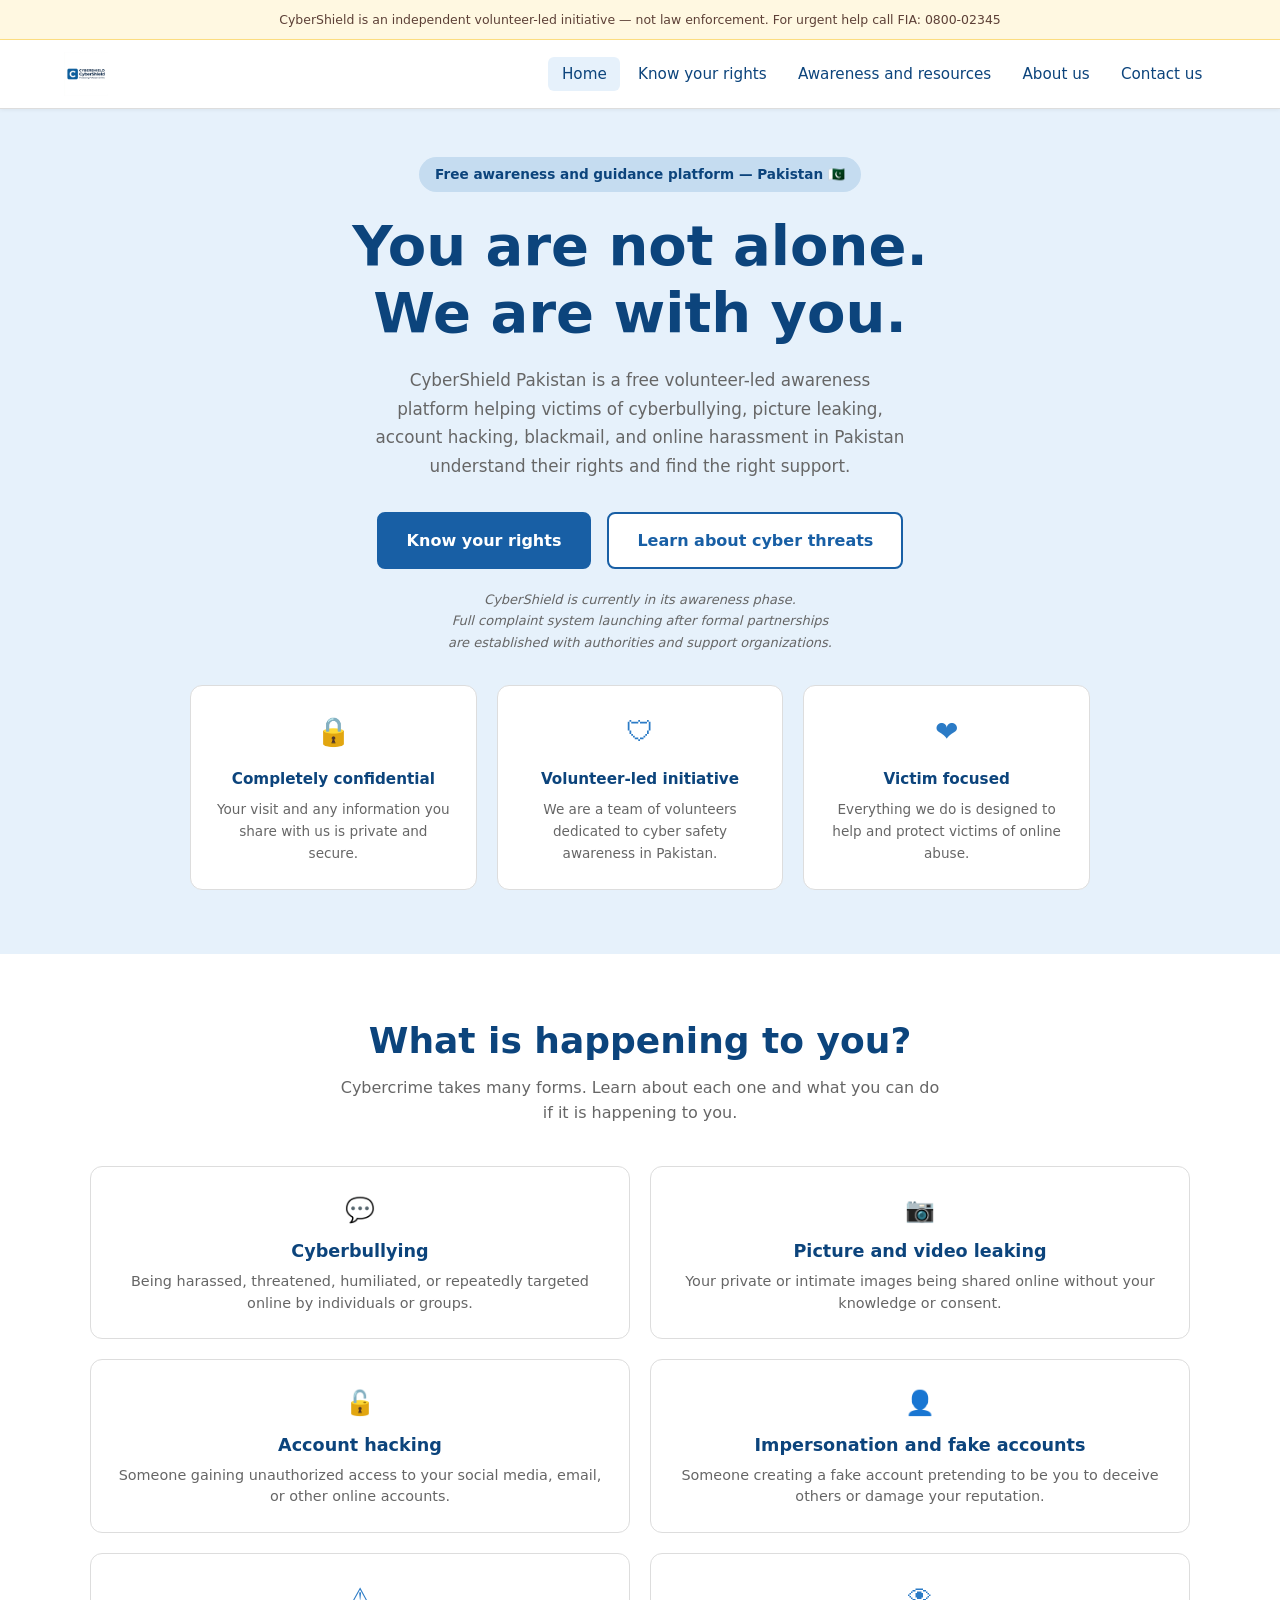
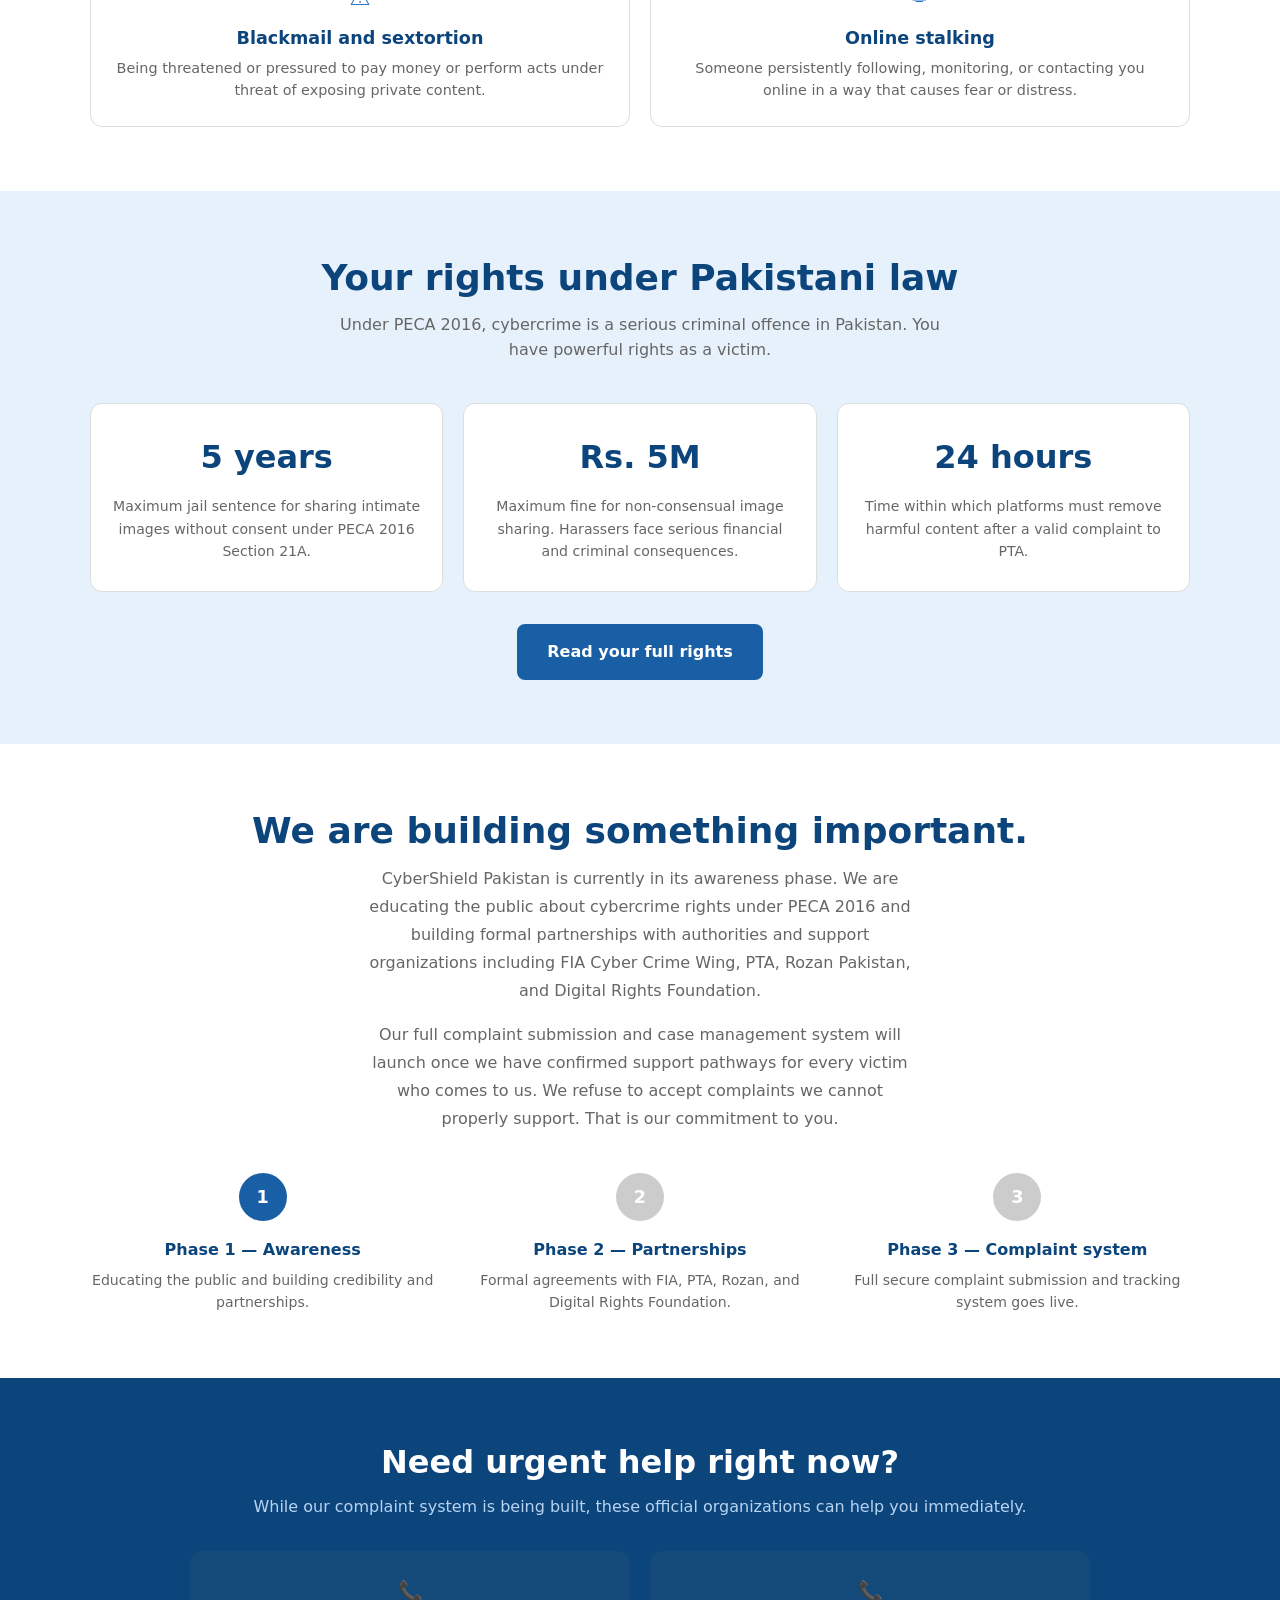
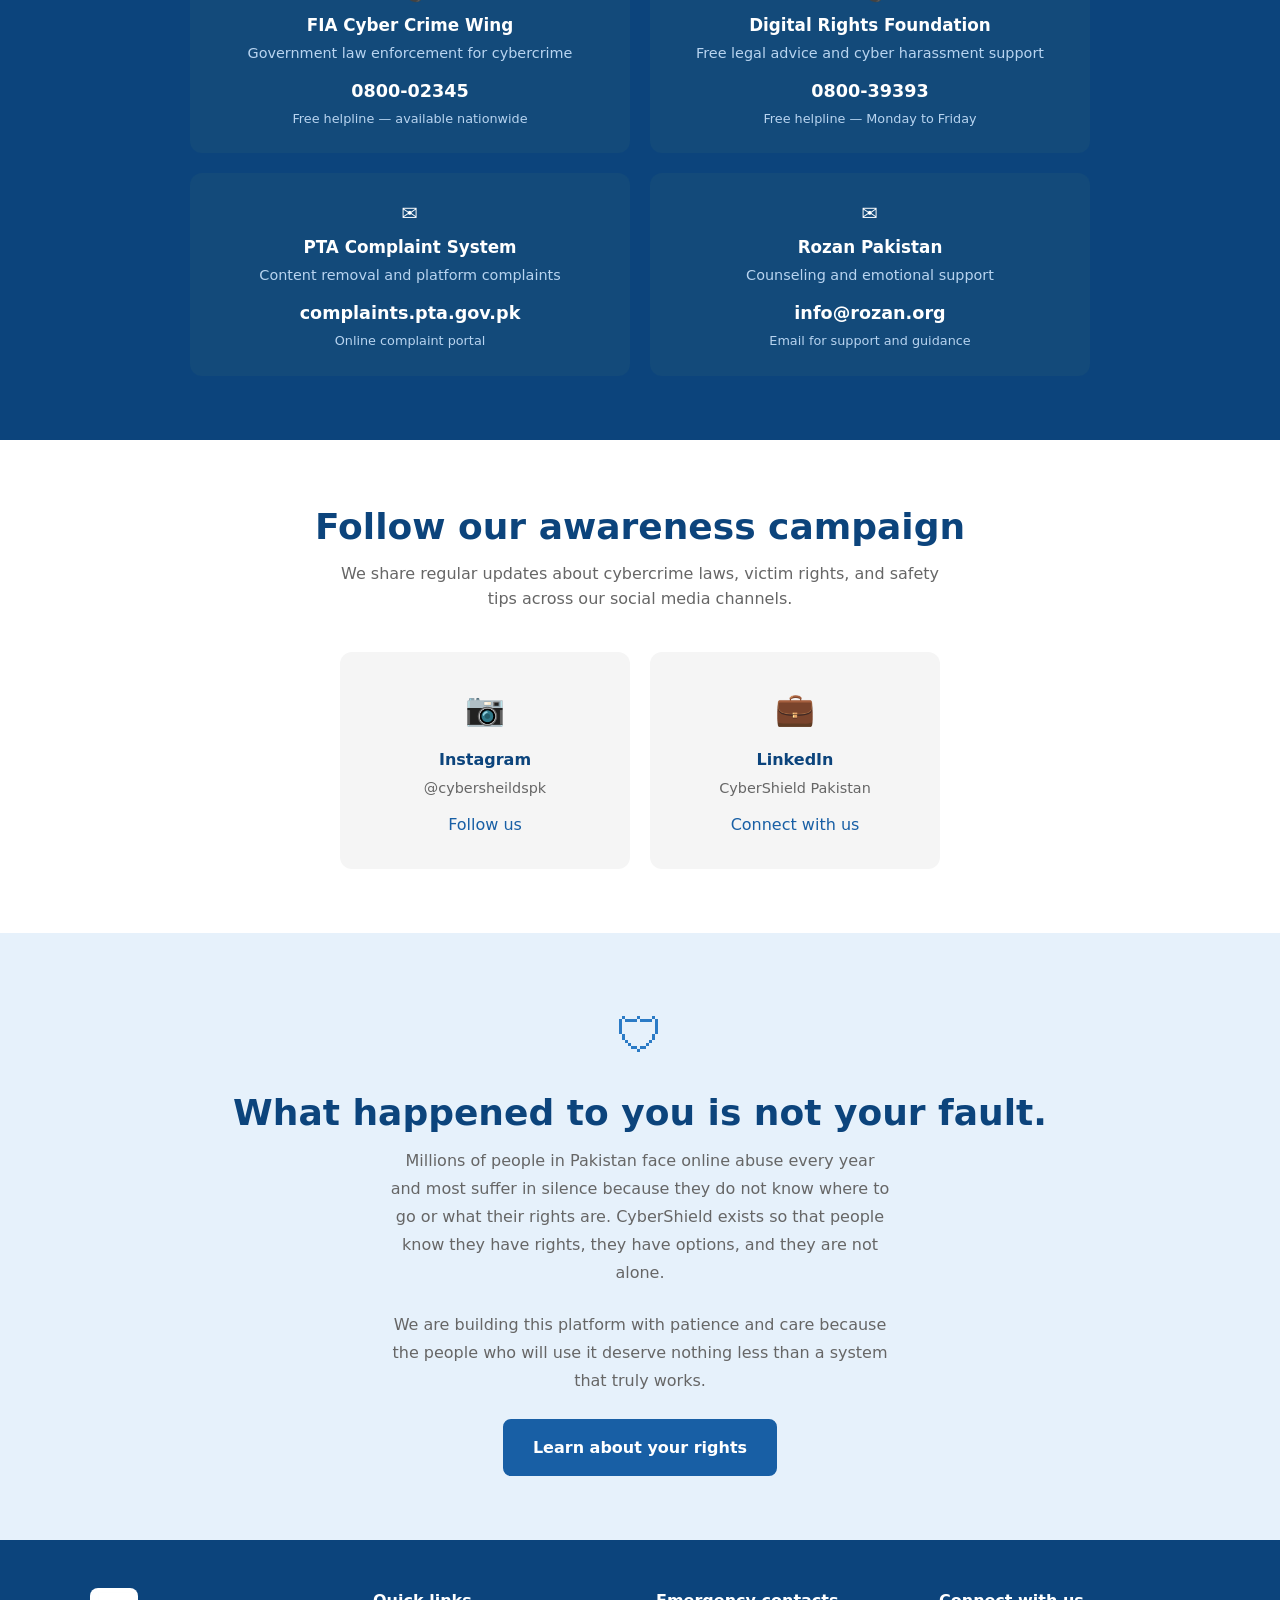
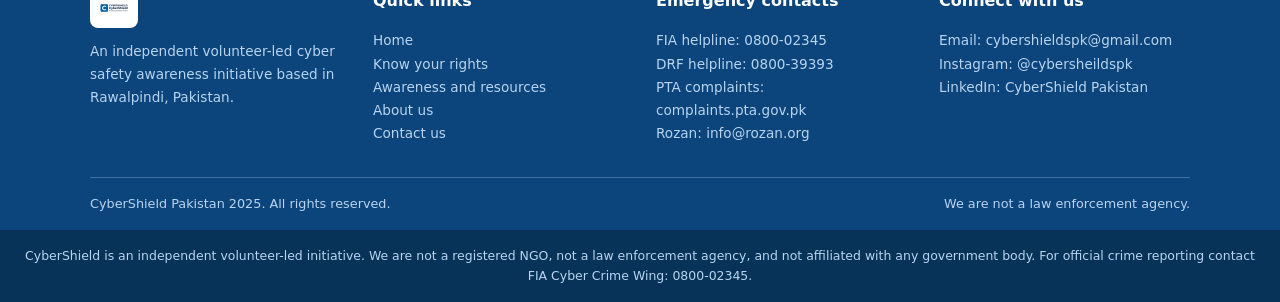
<file: cybershield-pakistan/index.html>
<!DOCTYPE html>
<html lang="en">
<head>
  <meta charset="UTF-8">
  <meta name="viewport" content="width=device-width, initial-scale=1.0">
  <title>CyberShield Pakistan — You are not alone</title>
  <meta name="description" content="CyberShield Pakistan helps victims of cyberbullying, online harassment, hacking, impersonation, and image leaks by providing awareness resources and support information.">
  <link rel="stylesheet" href="css/styles.css">
</head>
<body>

<div class="page-disclaimer">CyberShield is an independent volunteer-led initiative — not law enforcement. For urgent help call FIA: 0800-02345</div>

<nav class="site-nav">
  <div class="nav-inner">
    <a href="index.html" class="nav-logo">
      <img src="images/logo.png" alt="CyberShield Pakistan" class="nav-logo-img">
    </a>
    <button class="nav-toggle" aria-label="Menu">☰</button>
    <ul class="nav-links">
      <li><a href="index.html">Home</a></li>
      <li><a href="know-your-rights.html">Know your rights</a></li>
      <li><a href="awareness.html">Awareness and resources</a></li>
      <li><a href="about.html">About us</a></li>
      <li><a href="contact.html">Contact us</a></li>
    </ul>
  </div>
</nav>

<!-- Section 1 — Hero -->
<section class="hero" id="hero">
  <div class="hero-inner">
    <span class="badge badge-light">Free awareness and guidance platform — Pakistan 🇵🇰</span>
    <h1>You are not alone.<br>We are with you.</h1>
    <p class="hero-sub">CyberShield Pakistan is a free volunteer-led awareness<br>platform helping victims of cyberbullying, picture leaking,<br>account hacking, blackmail, and online harassment in Pakistan<br>understand their rights and find the right support.</p>
    <div class="btn-row">
      <a href="know-your-rights.html" class="btn btn-primary">Know your rights</a>
      <a href="awareness.html" class="btn btn-outline">Learn about cyber threats</a>
    </div>
    <p class="hero-note">CyberShield is currently in its awareness phase.<br>Full complaint system launching after formal partnerships<br>are established with authorities and support organizations.</p>
    <div class="trust-grid">
      <div class="trust-box">
        <div class="icon">🔒</div>
        <strong>Completely confidential</strong>
        <p>Your visit and any information you share with us is private and secure.</p>
      </div>
      <div class="trust-box">
        <div class="icon">🛡</div>
        <strong>Volunteer-led initiative</strong>
        <p>We are a team of volunteers dedicated to cyber safety awareness in Pakistan.</p>
      </div>
      <div class="trust-box">
        <div class="icon">❤</div>
        <strong>Victim focused</strong>
        <p>Everything we do is designed to help and protect victims of online abuse.</p>
      </div>
    </div>
  </div>
</section>

<!-- Section 2 — What is happening -->
<section class="bg-white" id="threats">
  <div class="section-inner text-center">
    <h2 class="section-title">What is happening to you?</h2>
    <p class="section-subtitle">Cybercrime takes many forms. Learn about each one and what you can do if it is happening to you.</p>
    <div class="cards-grid">
      <a href="articles/cyberbullying.html" class="card-link">
        <div class="card-icon">💬</div>
        <h3>Cyberbullying</h3>
        <p>Being harassed, threatened, humiliated, or repeatedly targeted online by individuals or groups.</p>
      </a>
      <a href="articles/picture-leaking.html" class="card-link">
        <div class="card-icon">📷</div>
        <h3>Picture and video leaking</h3>
        <p>Your private or intimate images being shared online without your knowledge or consent.</p>
      </a>
      <a href="articles/hacking.html" class="card-link">
        <div class="card-icon">🔓</div>
        <h3>Account hacking</h3>
        <p>Someone gaining unauthorized access to your social media, email, or other online accounts.</p>
      </a>
      <a href="articles/impersonation.html" class="card-link">
        <div class="card-icon">👤</div>
        <h3>Impersonation and fake accounts</h3>
        <p>Someone creating a fake account pretending to be you to deceive others or damage your reputation.</p>
      </a>
      <a href="articles/blackmail.html" class="card-link">
        <div class="card-icon">⚠</div>
        <h3>Blackmail and sextortion</h3>
        <p>Being threatened or pressured to pay money or perform acts under threat of exposing private content.</p>
      </a>
      <a href="articles/stalking.html" class="card-link">
        <div class="card-icon">👁</div>
        <h3>Online stalking</h3>
        <p>Someone persistently following, monitoring, or contacting you online in a way that causes fear or distress.</p>
      </a>
    </div>
  </div>
</section>

<!-- Section 3 — Rights in 30 seconds -->
<section class="bg-light-blue" id="rights-preview">
  <div class="section-inner text-center">
    <h2 class="section-title">Your rights under Pakistani law</h2>
    <p class="section-subtitle">Under PECA 2016, cybercrime is a serious criminal offence in Pakistan. You have powerful rights as a victim.</p>
    <div class="fact-grid">
      <div class="fact-box">
        <div class="fact-number">5 years</div>
        <p>Maximum jail sentence for sharing intimate images without consent under PECA 2016 Section 21A.</p>
      </div>
      <div class="fact-box">
        <div class="fact-number">Rs. 5M</div>
        <p>Maximum fine for non-consensual image sharing. Harassers face serious financial and criminal consequences.</p>
      </div>
      <div class="fact-box">
        <div class="fact-number">24 hours</div>
        <p>Time within which platforms must remove harmful content after a valid complaint to PTA.</p>
      </div>
    </div>
    <a href="know-your-rights.html" class="btn btn-primary">Read your full rights</a>
  </div>
</section>

<!-- Section 4 — What we are building -->
<section class="bg-white" id="building">
  <div class="section-inner text-center">
    <h2 class="section-title">We are building something important.</h2>
    <p class="narrow-text">CyberShield Pakistan is currently in its awareness phase. We are educating the public about cybercrime rights under PECA 2016 and building formal partnerships with authorities and support organizations including FIA Cyber Crime Wing, PTA, Rozan Pakistan, and Digital Rights Foundation.</p>
    <p class="narrow-text">Our full complaint submission and case management system will launch once we have confirmed support pathways for every victim who comes to us. We refuse to accept complaints we cannot properly support. That is our commitment to you.</p>
    <div class="phase-row">
      <div class="phase-item">
        <div class="circle circle-active">1</div>
        <strong>Phase 1 — Awareness</strong>
        <p>Educating the public and building credibility and partnerships.</p>
      </div>
      <div class="phase-item">
        <div class="circle circle-inactive">2</div>
        <strong>Phase 2 — Partnerships</strong>
        <p>Formal agreements with FIA, PTA, Rozan, and Digital Rights Foundation.</p>
      </div>
      <div class="phase-item">
        <div class="circle circle-inactive">3</div>
        <strong>Phase 3 — Complaint system</strong>
        <p>Full secure complaint submission and tracking system goes live.</p>
      </div>
    </div>
  </div>
</section>

<!-- Section 5 — Emergency -->
<section class="bg-navy emergency-section" id="emergency">
  <div class="section-inner text-center">
    <h2>Need urgent help right now?</h2>
    <p class="emergency-sub">While our complaint system is being built, these official organizations can help you immediately.</p>
    <div class="emergency-grid">
      <div class="emergency-card">
        <div class="ec-icon">📞</div>
        <h3>FIA Cyber Crime Wing</h3>
        <p class="ec-desc">Government law enforcement for cybercrime</p>
        <p class="ec-main">0800-02345</p>
        <p class="ec-small">Free helpline — available nationwide</p>
      </div>
      <div class="emergency-card">
        <div class="ec-icon">📞</div>
        <h3>Digital Rights Foundation</h3>
        <p class="ec-desc">Free legal advice and cyber harassment support</p>
        <p class="ec-main">0800-39393</p>
        <p class="ec-small">Free helpline — Monday to Friday</p>
      </div>
      <div class="emergency-card">
        <div class="ec-icon">✉</div>
        <h3>PTA Complaint System</h3>
        <p class="ec-desc">Content removal and platform complaints</p>
        <p class="ec-main">complaints.pta.gov.pk</p>
        <p class="ec-small">Online complaint portal</p>
      </div>
      <div class="emergency-card">
        <div class="ec-icon">✉</div>
        <h3>Rozan Pakistan</h3>
        <p class="ec-desc">Counseling and emotional support</p>
        <p class="ec-main">info@rozan.org</p>
        <p class="ec-small">Email for support and guidance</p>
      </div>
    </div>
  </div>
</section>

<!-- Section 6 — Social -->
<section class="bg-white" id="social">
  <div class="section-inner text-center">
    <h2 class="section-title">Follow our awareness campaign</h2>
    <p class="section-subtitle">We share regular updates about cybercrime laws, victim rights, and safety tips across our social media channels.</p>
    <div class="social-grid">
      <div class="social-box">
        <div class="s-icon ig">📷</div>
        <strong>Instagram</strong>
        <p class="handle">@cybersheildspk</p>
        <a href="https://www.instagram.com/cybersheildspk/" target="_blank" rel="noopener">Follow us</a>
      </div>
      <div class="social-box">
        <div class="s-icon li">💼</div>
        <strong>LinkedIn</strong>
        <p class="handle">CyberShield Pakistan</p>
        <a href="https://www.linkedin.com/company/cybersheildspk/about/" target="_blank" rel="noopener">Connect with us</a>
      </div>
    </div>
  </div>
</section>

<!-- Section 7 — Closing -->
<section class="bg-light-blue" id="closing">
  <div class="section-inner text-center">
    <div class="closing-icon">🛡</div>
    <h2 class="section-title">What happened to you is not your fault.</h2>
    <p class="closing-text">Millions of people in Pakistan face online abuse every year and most suffer in silence because they do not know where to go or what their rights are. CyberShield exists so that people know they have rights, they have options, and they are not alone.</p>
    <p class="closing-text">We are building this platform with patience and care because the people who will use it deserve nothing less than a system that truly works.</p>
    <a href="know-your-rights.html" class="btn btn-primary">Learn about your rights</a>
  </div>
</section>

<footer class="site-footer">
  <div class="footer-grid">
    <div class="footer-col">
      <img src="images/logo.png" alt="CyberShield Pakistan" class="footer-logo-img">
      <p>An independent volunteer-led cyber safety awareness initiative based in Rawalpindi, Pakistan.</p>
    </div>
    <div class="footer-col">
      <h4>Quick links</h4>
      <ul>
        <li><a href="index.html">Home</a></li>
        <li><a href="know-your-rights.html">Know your rights</a></li>
        <li><a href="awareness.html">Awareness and resources</a></li>
        <li><a href="about.html">About us</a></li>
        <li><a href="contact.html">Contact us</a></li>
      </ul>
    </div>
    <div class="footer-col">
      <h4>Emergency contacts</h4>
      <ul>
        <li>FIA helpline: 0800-02345</li>
        <li>DRF helpline: 0800-39393</li>
        <li>PTA complaints: complaints.pta.gov.pk</li>
        <li>Rozan: info@rozan.org</li>
      </ul>
    </div>
    <div class="footer-col">
      <h4>Connect with us</h4>
      <ul>
        <li>Email: <a href="mailto:cybershieldspk@gmail.com">cybershieldspk@gmail.com</a></li>
        <li>Instagram: <a href="https://www.instagram.com/cybersheildspk/" target="_blank" rel="noopener">@cybersheildspk</a></li>
        <li>LinkedIn: <a href="https://www.linkedin.com/company/cybersheildspk/about/" target="_blank" rel="noopener">CyberShield Pakistan</a></li>
      </ul>
    </div>
  </div>
  <div class="footer-bar">
    <span>CyberShield Pakistan 2025. All rights reserved.</span>
    <span>We are not a law enforcement agency.</span>
  </div>
</footer>
<div class="footer-disclaimer-bar">
  CyberShield is an independent volunteer-led initiative. We are not a registered NGO, not a law enforcement agency, and not affiliated with any government body. For official crime reporting contact FIA Cyber Crime Wing: 0800-02345.
</div>

<script src="js/main.js"></script>
</body>
</html>
</file>
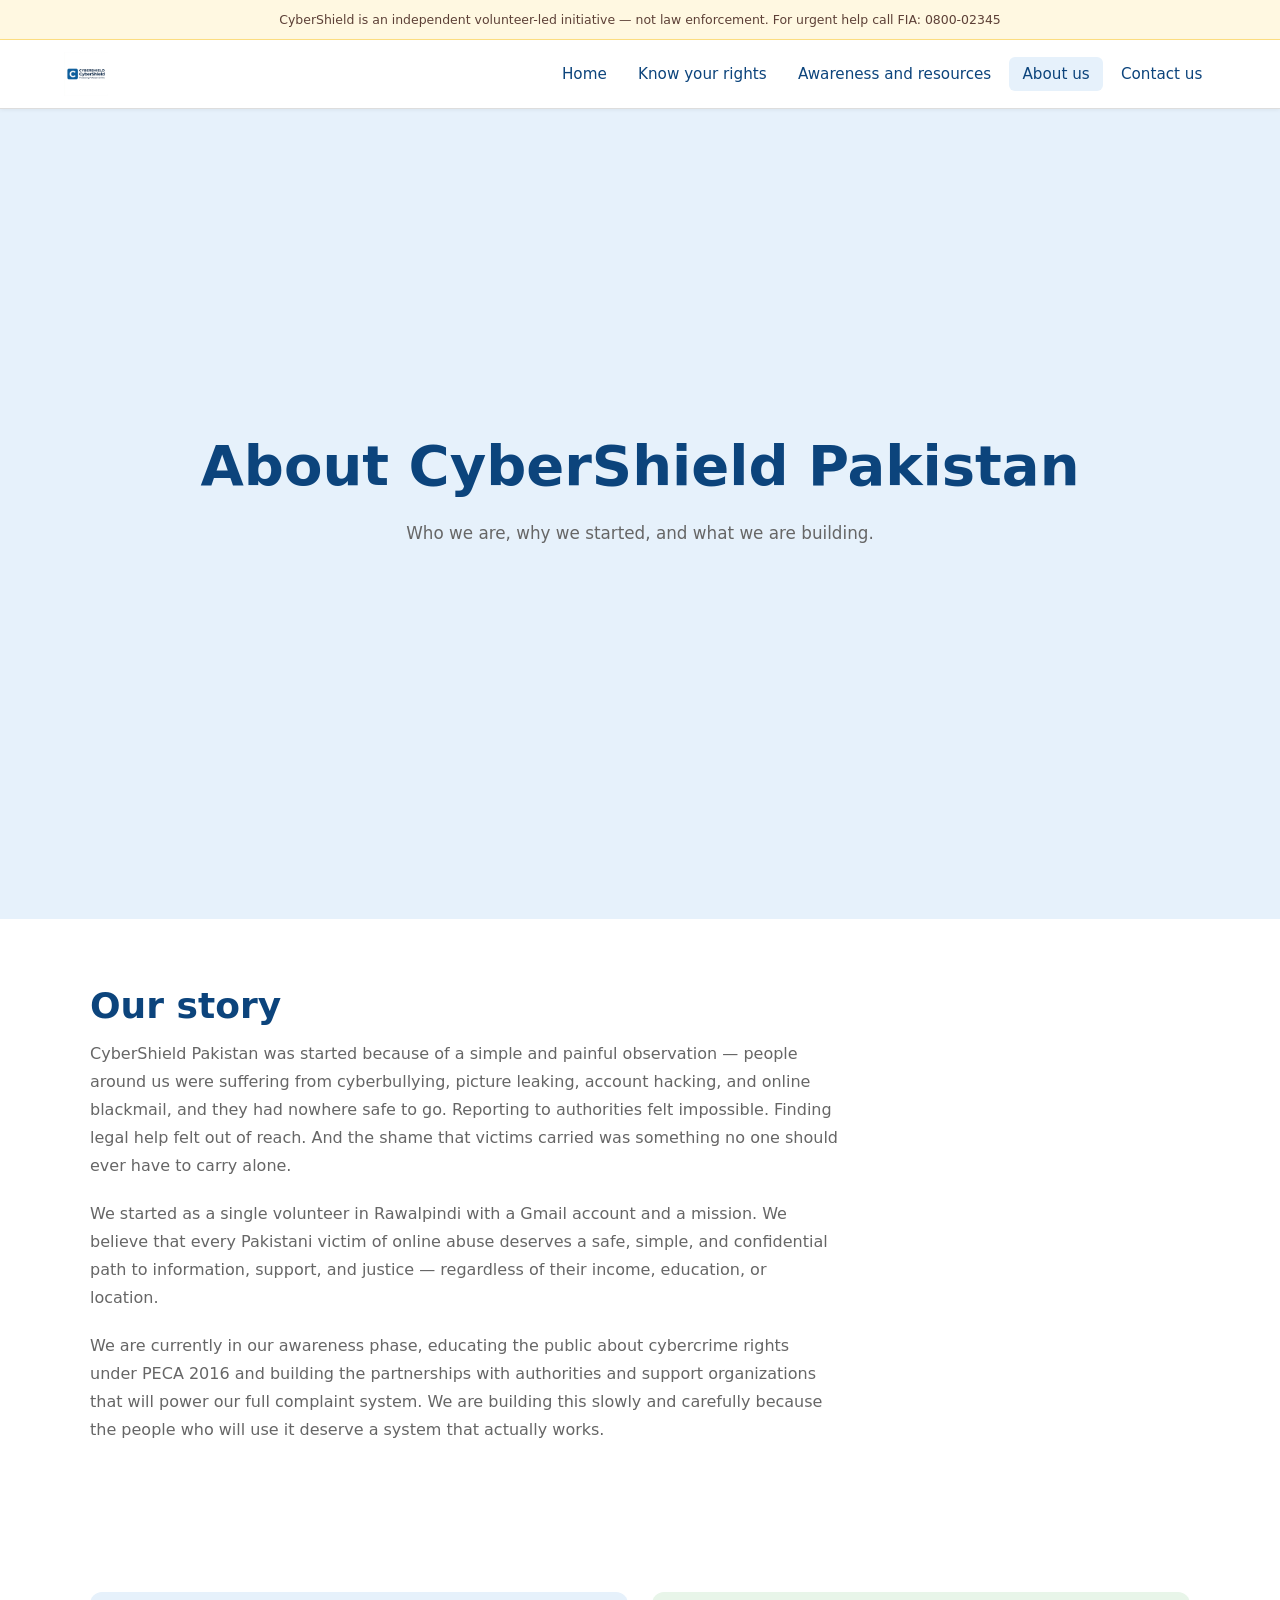
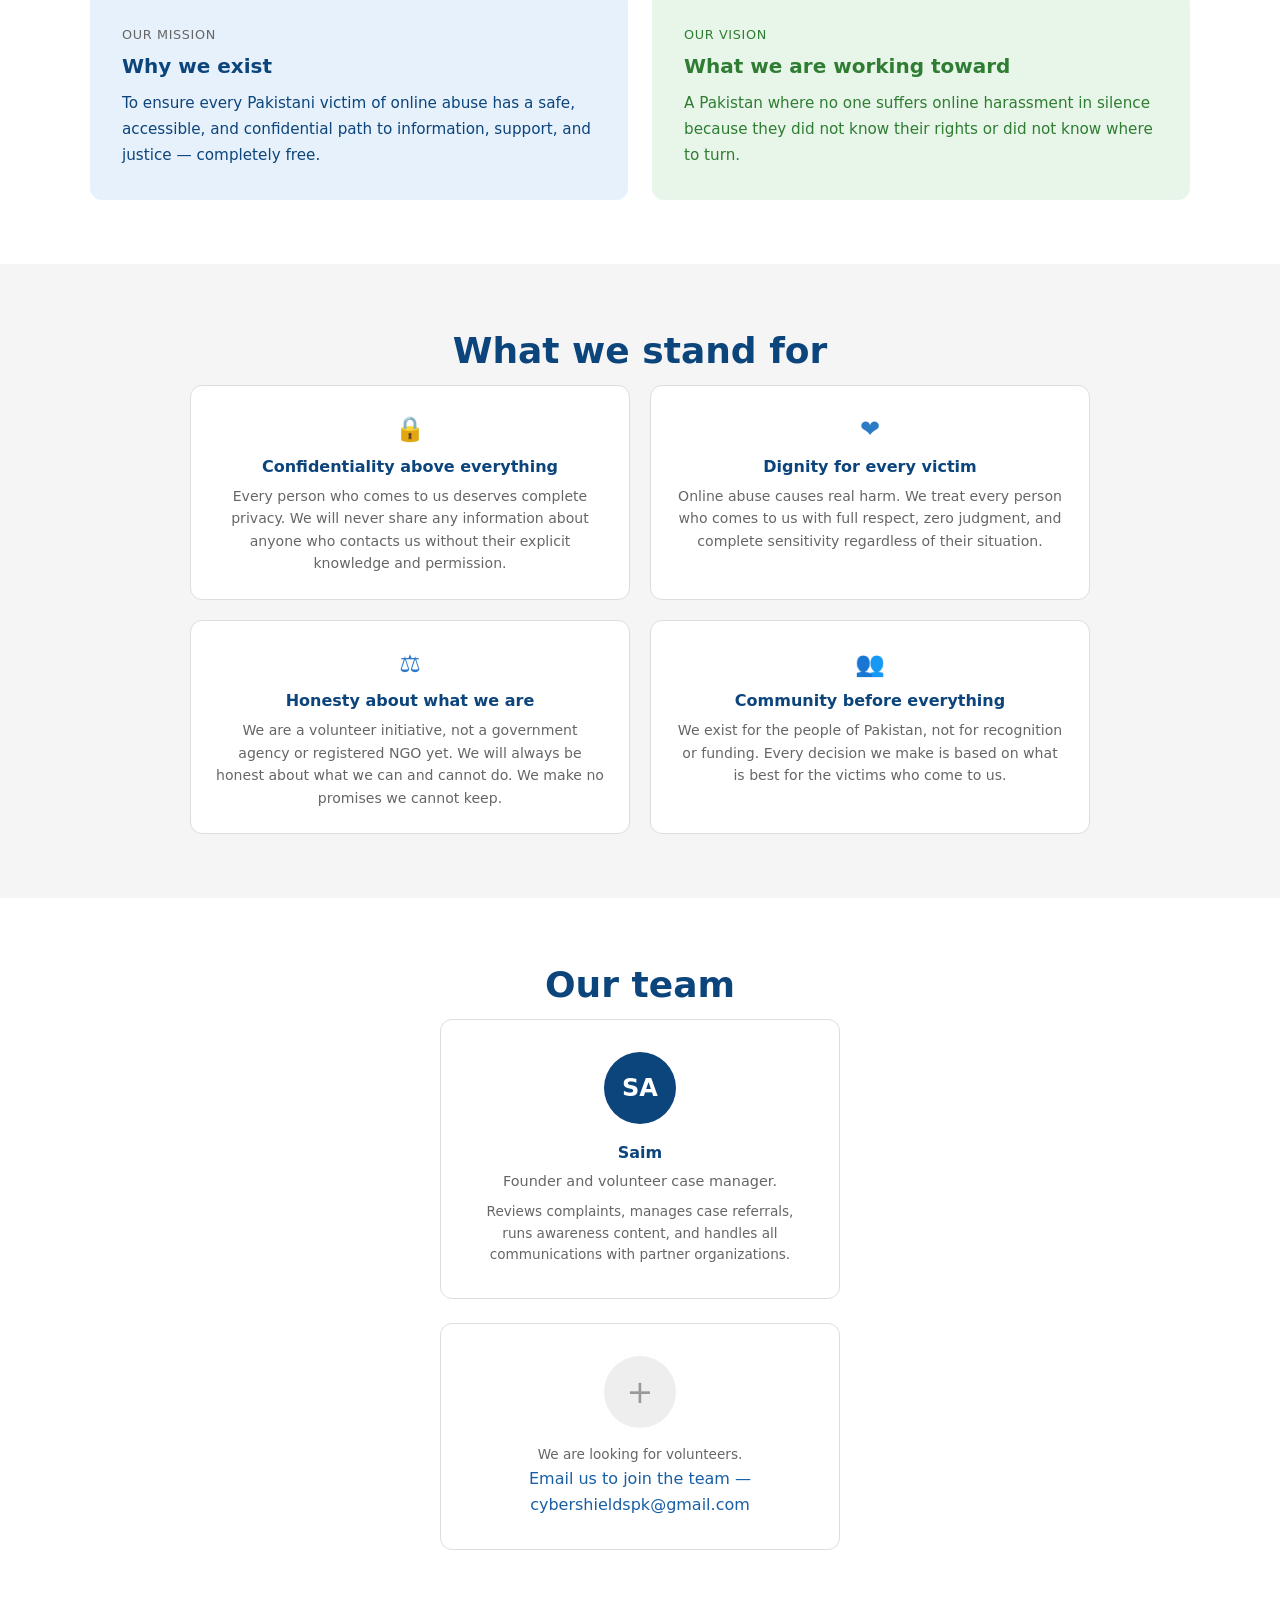
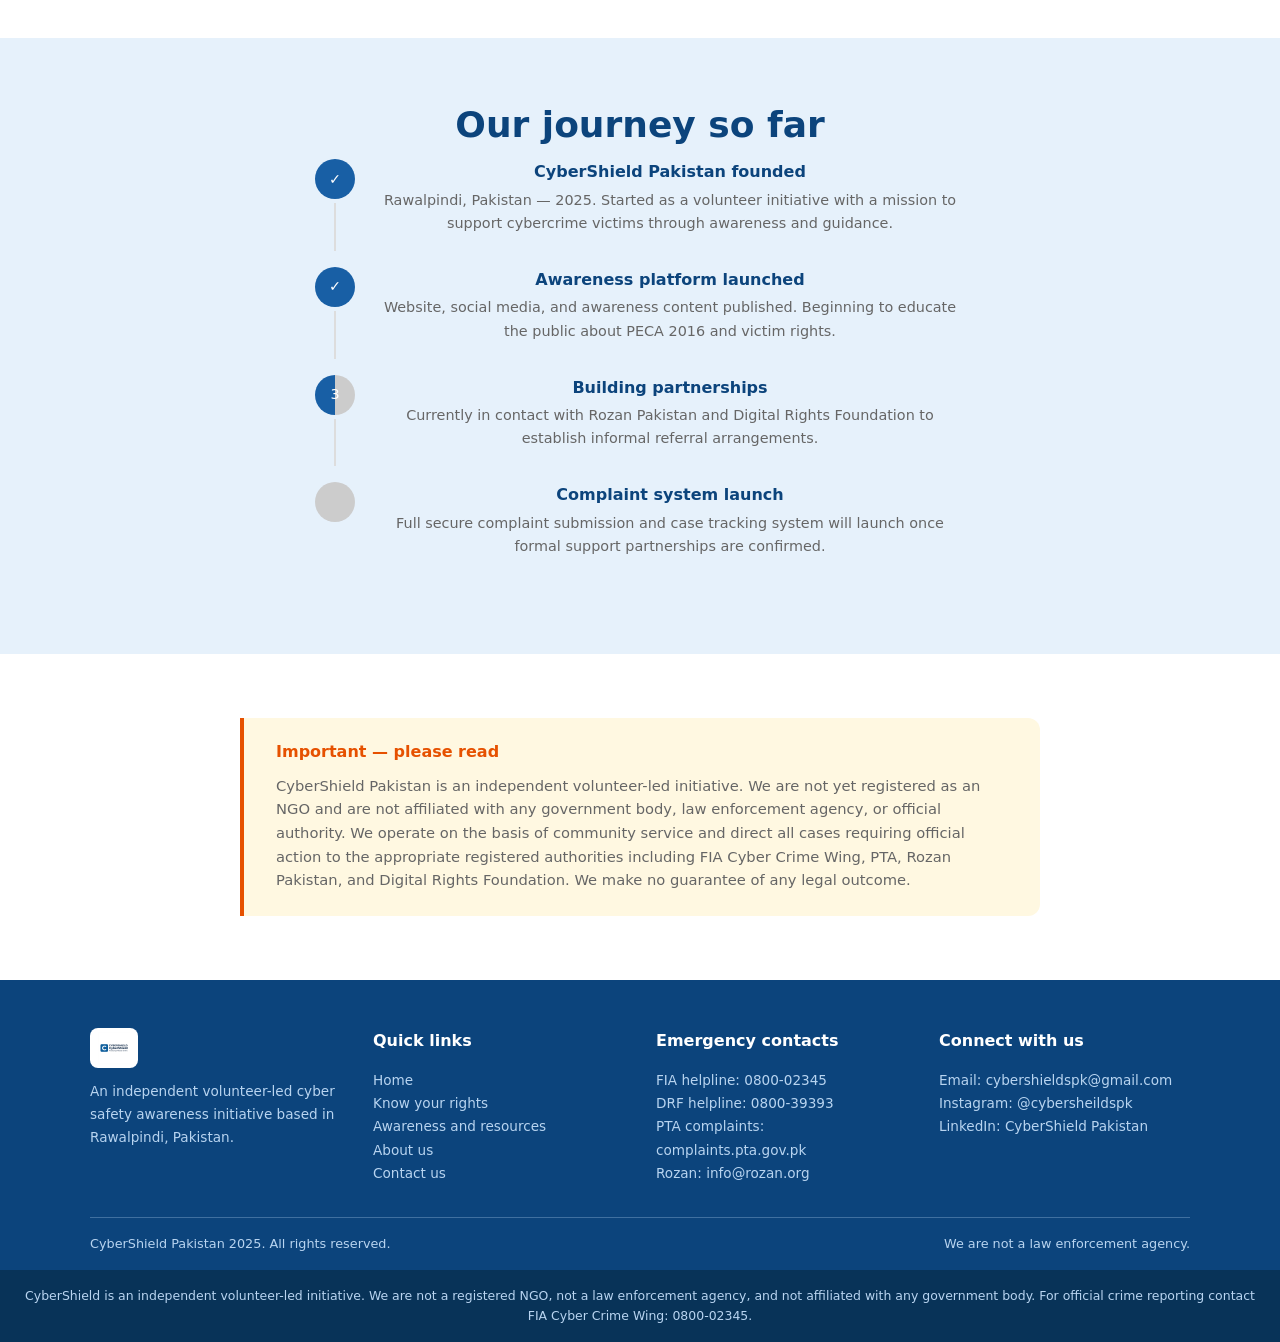
<file: cybershield-pakistan/about.html>
<!DOCTYPE html>
<html lang="en">
<head>
  <meta charset="UTF-8">
  <meta name="viewport" content="width=device-width, initial-scale=1.0">
  <meta name="description" content="CyberShield Pakistan helps victims of cyberbullying, online harassment, hacking, impersonation, and image leaks by providing awareness resources and support information.">
  <title>About us — CyberShield Pakistan</title>
  <link rel="stylesheet" href="css/styles.css">
</head>
<body>

<div class="page-disclaimer">CyberShield is an independent volunteer-led initiative — not law enforcement. For urgent help call FIA: 0800-02345</div>

<nav class="site-nav">
  <div class="nav-inner">
    <a href="index.html" class="nav-logo"><img src="images/logo.png" alt="CyberShield Pakistan" class="nav-logo-img"></a>
    <button class="nav-toggle" aria-label="Menu">☰</button>
    <ul class="nav-links">
      <li><a href="index.html">Home</a></li>
      <li><a href="know-your-rights.html">Know your rights</a></li>
      <li><a href="awareness.html">Awareness and resources</a></li>
      <li><a href="about.html">About us</a></li>
      <li><a href="contact.html">Contact us</a></li>
    </ul>
  </div>
</nav>

<section class="hero">
  <div class="hero-inner">
    <h1>About CyberShield Pakistan</h1>
    <p class="hero-sub">Who we are, why we started, and what we are building.</p>
  </div>
</section>

<section class="bg-white">
  <div class="section-inner story">
    <h2 class="section-title text-left">Our story</h2>
    <p>CyberShield Pakistan was started because of a simple and painful observation — people around us were suffering from cyberbullying, picture leaking, account hacking, and online blackmail, and they had nowhere safe to go. Reporting to authorities felt impossible. Finding legal help felt out of reach. And the shame that victims carried was something no one should ever have to carry alone.</p>
    <p>We started as a single volunteer in Rawalpindi with a Gmail account and a mission. We believe that every Pakistani victim of online abuse deserves a safe, simple, and confidential path to information, support, and justice — regardless of their income, education, or location.</p>
    <p>We are currently in our awareness phase, educating the public about cybercrime rights under PECA 2016 and building the partnerships with authorities and support organizations that will power our full complaint system. We are building this slowly and carefully because the people who will use it deserve a system that actually works.</p>
  </div>
</section>

<section class="bg-white">
  <div class="section-inner">
    <div class="mission-grid">
      <div class="mission-box blue">
        <p class="label">Our mission</p>
        <h3>Why we exist</h3>
        <p>To ensure every Pakistani victim of online abuse has a safe, accessible, and confidential path to information, support, and justice — completely free.</p>
      </div>
      <div class="mission-box green">
        <p class="label">Our vision</p>
        <h3>What we are working toward</h3>
        <p>A Pakistan where no one suffers online harassment in silence because they did not know their rights or did not know where to turn.</p>
      </div>
    </div>
  </div>
</section>

<section class="bg-gray">
  <div class="section-inner text-center">
    <h2 class="section-title">What we stand for</h2>
    <div class="value-grid">
      <div class="value-card">
        <div class="icon">🔒</div>
        <h3>Confidentiality above everything</h3>
        <p>Every person who comes to us deserves complete privacy. We will never share any information about anyone who contacts us without their explicit knowledge and permission.</p>
      </div>
      <div class="value-card">
        <div class="icon">❤</div>
        <h3>Dignity for every victim</h3>
        <p>Online abuse causes real harm. We treat every person who comes to us with full respect, zero judgment, and complete sensitivity regardless of their situation.</p>
      </div>
      <div class="value-card">
        <div class="icon">⚖</div>
        <h3>Honesty about what we are</h3>
        <p>We are a volunteer initiative, not a government agency or registered NGO yet. We will always be honest about what we can and cannot do. We make no promises we cannot keep.</p>
      </div>
      <div class="value-card">
        <div class="icon">👥</div>
        <h3>Community before everything</h3>
        <p>We exist for the people of Pakistan, not for recognition or funding. Every decision we make is based on what is best for the victims who come to us.</p>
      </div>
    </div>
  </div>
</section>

<section class="bg-white">
  <div class="section-inner text-center">
    <h2 class="section-title">Our team</h2>
    <div class="team-center">
      <div class="team-card">
        <div class="initials-circle">SA</div>
        <p class="name">Saim</p>
        <p class="role">Founder and volunteer case manager.</p>
        <p class="desc">Reviews complaints, manages case referrals, runs awareness content, and handles all communications with partner organizations.</p>
      </div>
    </div>
    <div class="team-center">
      <div class="team-card">
        <div class="plus-circle">+</div>
        <p class="desc">We are looking for volunteers.</p>
        <p><a href="mailto:cybershieldspk@gmail.com">Email us to join the team — cybershieldspk@gmail.com</a></p>
      </div>
    </div>
  </div>
</section>

<section class="bg-light-blue">
  <div class="section-inner text-center">
    <h2 class="section-title">Our journey so far</h2>
    <div class="timeline">
      <div class="timeline-item">
        <div class="tl-circle tl-done">✓</div>
        <div>
          <strong>CyberShield Pakistan founded</strong>
          <p>Rawalpindi, Pakistan — 2025. Started as a volunteer initiative with a mission to support cybercrime victims through awareness and guidance.</p>
        </div>
      </div>
      <div class="timeline-item">
        <div class="tl-circle tl-done">✓</div>
        <div>
          <strong>Awareness platform launched</strong>
          <p>Website, social media, and awareness content published. Beginning to educate the public about PECA 2016 and victim rights.</p>
        </div>
      </div>
      <div class="timeline-item">
        <div class="tl-circle tl-progress">3</div>
        <div>
          <strong>Building partnerships</strong>
          <p>Currently in contact with Rozan Pakistan and Digital Rights Foundation to establish informal referral arrangements.</p>
        </div>
      </div>
      <div class="timeline-item">
        <div class="tl-circle tl-soon"></div>
        <div>
          <strong>Complaint system launch</strong>
          <p>Full secure complaint submission and case tracking system will launch once formal support partnerships are confirmed.</p>
        </div>
      </div>
    </div>
  </div>
</section>

<section class="bg-white">
  <div class="section-inner">
    <div class="disclaimer-box">
      <h3>Important — please read</h3>
      <p>CyberShield Pakistan is an independent volunteer-led initiative. We are not yet registered as an NGO and are not affiliated with any government body, law enforcement agency, or official authority. We operate on the basis of community service and direct all cases requiring official action to the appropriate registered authorities including FIA Cyber Crime Wing, PTA, Rozan Pakistan, and Digital Rights Foundation. We make no guarantee of any legal outcome.</p>
    </div>
  </div>
</section>

<footer class="site-footer">
  <div class="footer-grid">
    <div class="footer-col">
      <img src="images/logo.png" alt="CyberShield Pakistan" class="footer-logo-img">
      <p>An independent volunteer-led cyber safety awareness initiative based in Rawalpindi, Pakistan.</p>
    </div>
    <div class="footer-col">
      <h4>Quick links</h4>
      <ul>
        <li><a href="index.html">Home</a></li>
        <li><a href="know-your-rights.html">Know your rights</a></li>
        <li><a href="awareness.html">Awareness and resources</a></li>
        <li><a href="about.html">About us</a></li>
        <li><a href="contact.html">Contact us</a></li>
      </ul>
    </div>
    <div class="footer-col">
      <h4>Emergency contacts</h4>
      <ul>
        <li>FIA helpline: 0800-02345</li>
        <li>DRF helpline: 0800-39393</li>
        <li>PTA complaints: complaints.pta.gov.pk</li>
        <li>Rozan: info@rozan.org</li>
      </ul>
    </div>
    <div class="footer-col">
      <h4>Connect with us</h4>
      <ul>
        <li>Email: <a href="mailto:cybershieldspk@gmail.com">cybershieldspk@gmail.com</a></li>
        <li>Instagram: <a href="https://www.instagram.com/cybersheildspk/" target="_blank" rel="noopener">@cybersheildspk</a></li>
        <li>LinkedIn: <a href="https://www.linkedin.com/company/cybersheildspk/about/" target="_blank" rel="noopener">CyberShield Pakistan</a></li>
      </ul>
    </div>
  </div>
  <div class="footer-bar">
    <span>CyberShield Pakistan 2025. All rights reserved.</span>
    <span>We are not a law enforcement agency.</span>
  </div>
</footer>
<div class="footer-disclaimer-bar">
  CyberShield is an independent volunteer-led initiative. We are not a registered NGO, not a law enforcement agency, and not affiliated with any government body. For official crime reporting contact FIA Cyber Crime Wing: 0800-02345.
</div>

<script src="js/main.js"></script>
</body>
</html>
</file>
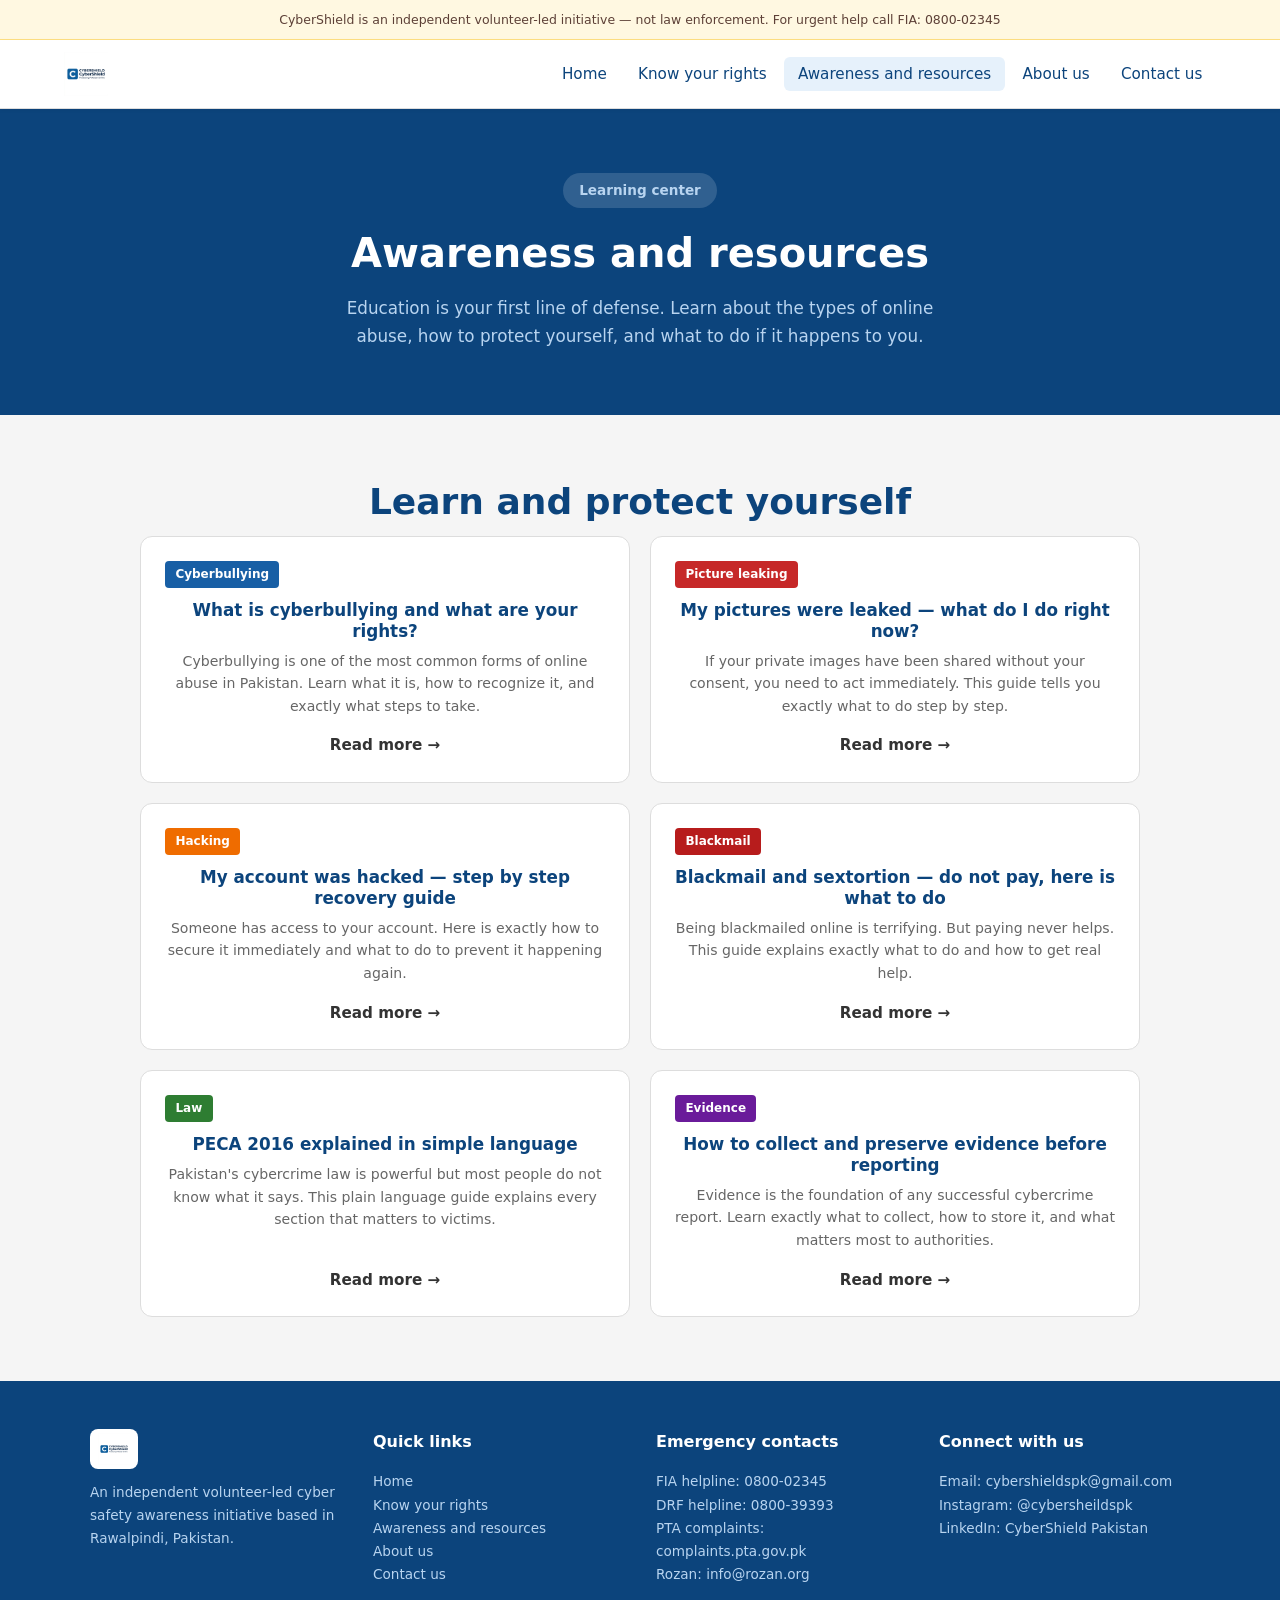
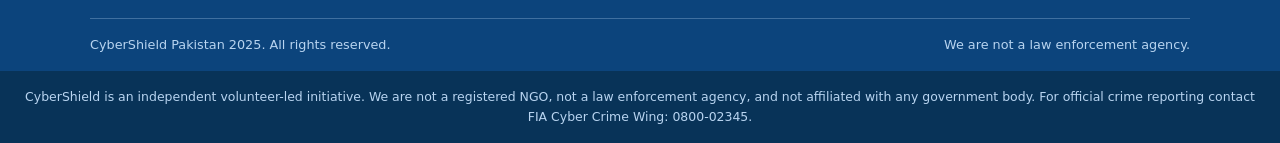
<file: cybershield-pakistan/awareness.html>
<!DOCTYPE html>
<html lang="en">
<head>
  <meta charset="UTF-8">
  <meta name="viewport" content="width=device-width, initial-scale=1.0">
  <meta name="description" content="CyberShield Pakistan helps victims of cyberbullying, online harassment, hacking, impersonation, and image leaks by providing awareness resources and support information.">
  <title>Awareness and resources — CyberShield Pakistan</title>
  <link rel="stylesheet" href="css/styles.css">
</head>
<body>

<div class="page-disclaimer">CyberShield is an independent volunteer-led initiative — not law enforcement. For urgent help call FIA: 0800-02345</div>

<nav class="site-nav">
  <div class="nav-inner">
    <a href="index.html" class="nav-logo"><img src="images/logo.png" alt="CyberShield Pakistan" class="nav-logo-img"></a>
    <button class="nav-toggle" aria-label="Menu">☰</button>
    <ul class="nav-links">
      <li><a href="index.html">Home</a></li>
      <li><a href="know-your-rights.html">Know your rights</a></li>
      <li><a href="awareness.html">Awareness and resources</a></li>
      <li><a href="about.html">About us</a></li>
      <li><a href="contact.html">Contact us</a></li>
    </ul>
  </div>
</nav>

<header class="page-header">
  <span class="badge badge-header">Learning center</span>
  <h1>Awareness and resources</h1>
  <p class="ph-sub">Education is your first line of defense. Learn about the types of online abuse, how to protect yourself, and what to do if it happens to you.</p>
</header>

<section class="bg-gray">
  <div class="section-inner text-center">
    <h2 class="section-title">Learn and protect yourself</h2>
    <div class="cards-grid article-grid">
      <a href="articles/cyberbullying.html" class="article-card">
        <span class="cat-badge cat-blue">Cyberbullying</span>
        <h3>What is cyberbullying and what are your rights?</h3>
        <p class="preview">Cyberbullying is one of the most common forms of online abuse in Pakistan. Learn what it is, how to recognize it, and exactly what steps to take.</p>
        <span class="read-more">Read more →</span>
      </a>
      <a href="articles/picture-leaking.html" class="article-card">
        <span class="cat-badge cat-red">Picture leaking</span>
        <h3>My pictures were leaked — what do I do right now?</h3>
        <p class="preview">If your private images have been shared without your consent, you need to act immediately. This guide tells you exactly what to do step by step.</p>
        <span class="read-more">Read more →</span>
      </a>
      <a href="articles/hacking.html" class="article-card">
        <span class="cat-badge cat-orange">Hacking</span>
        <h3>My account was hacked — step by step recovery guide</h3>
        <p class="preview">Someone has access to your account. Here is exactly how to secure it immediately and what to do to prevent it happening again.</p>
        <span class="read-more">Read more →</span>
      </a>
      <a href="articles/blackmail.html" class="article-card">
        <span class="cat-badge cat-darkred">Blackmail</span>
        <h3>Blackmail and sextortion — do not pay, here is what to do</h3>
        <p class="preview">Being blackmailed online is terrifying. But paying never helps. This guide explains exactly what to do and how to get real help.</p>
        <span class="read-more">Read more →</span>
      </a>
      <a href="articles/peca-2016.html" class="article-card">
        <span class="cat-badge cat-green">Law</span>
        <h3>PECA 2016 explained in simple language</h3>
        <p class="preview">Pakistan's cybercrime law is powerful but most people do not know what it says. This plain language guide explains every section that matters to victims.</p>
        <span class="read-more">Read more →</span>
      </a>
      <a href="articles/evidence.html" class="article-card">
        <span class="cat-badge cat-purple">Evidence</span>
        <h3>How to collect and preserve evidence before reporting</h3>
        <p class="preview">Evidence is the foundation of any successful cybercrime report. Learn exactly what to collect, how to store it, and what matters most to authorities.</p>
        <span class="read-more">Read more →</span>
      </a>
    </div>
  </div>
</section>

<footer class="site-footer">
  <div class="footer-grid">
    <div class="footer-col">
      <img src="images/logo.png" alt="CyberShield Pakistan" class="footer-logo-img">
      <p>An independent volunteer-led cyber safety awareness initiative based in Rawalpindi, Pakistan.</p>
    </div>
    <div class="footer-col">
      <h4>Quick links</h4>
      <ul>
        <li><a href="index.html">Home</a></li>
        <li><a href="know-your-rights.html">Know your rights</a></li>
        <li><a href="awareness.html">Awareness and resources</a></li>
        <li><a href="about.html">About us</a></li>
        <li><a href="contact.html">Contact us</a></li>
      </ul>
    </div>
    <div class="footer-col">
      <h4>Emergency contacts</h4>
      <ul>
        <li>FIA helpline: 0800-02345</li>
        <li>DRF helpline: 0800-39393</li>
        <li>PTA complaints: complaints.pta.gov.pk</li>
        <li>Rozan: info@rozan.org</li>
      </ul>
    </div>
    <div class="footer-col">
      <h4>Connect with us</h4>
      <ul>
        <li>Email: <a href="mailto:cybershieldspk@gmail.com">cybershieldspk@gmail.com</a></li>
        <li>Instagram: <a href="https://www.instagram.com/cybersheildspk/" target="_blank" rel="noopener">@cybersheildspk</a></li>
        <li>LinkedIn: <a href="https://www.linkedin.com/company/cybersheildspk/about/" target="_blank" rel="noopener">CyberShield Pakistan</a></li>
      </ul>
    </div>
  </div>
  <div class="footer-bar">
    <span>CyberShield Pakistan 2025. All rights reserved.</span>
    <span>We are not a law enforcement agency.</span>
  </div>
</footer>
<div class="footer-disclaimer-bar">
  CyberShield is an independent volunteer-led initiative. We are not a registered NGO, not a law enforcement agency, and not affiliated with any government body. For official crime reporting contact FIA Cyber Crime Wing: 0800-02345.
</div>

<script src="js/main.js"></script>
</body>
</html>
</file>
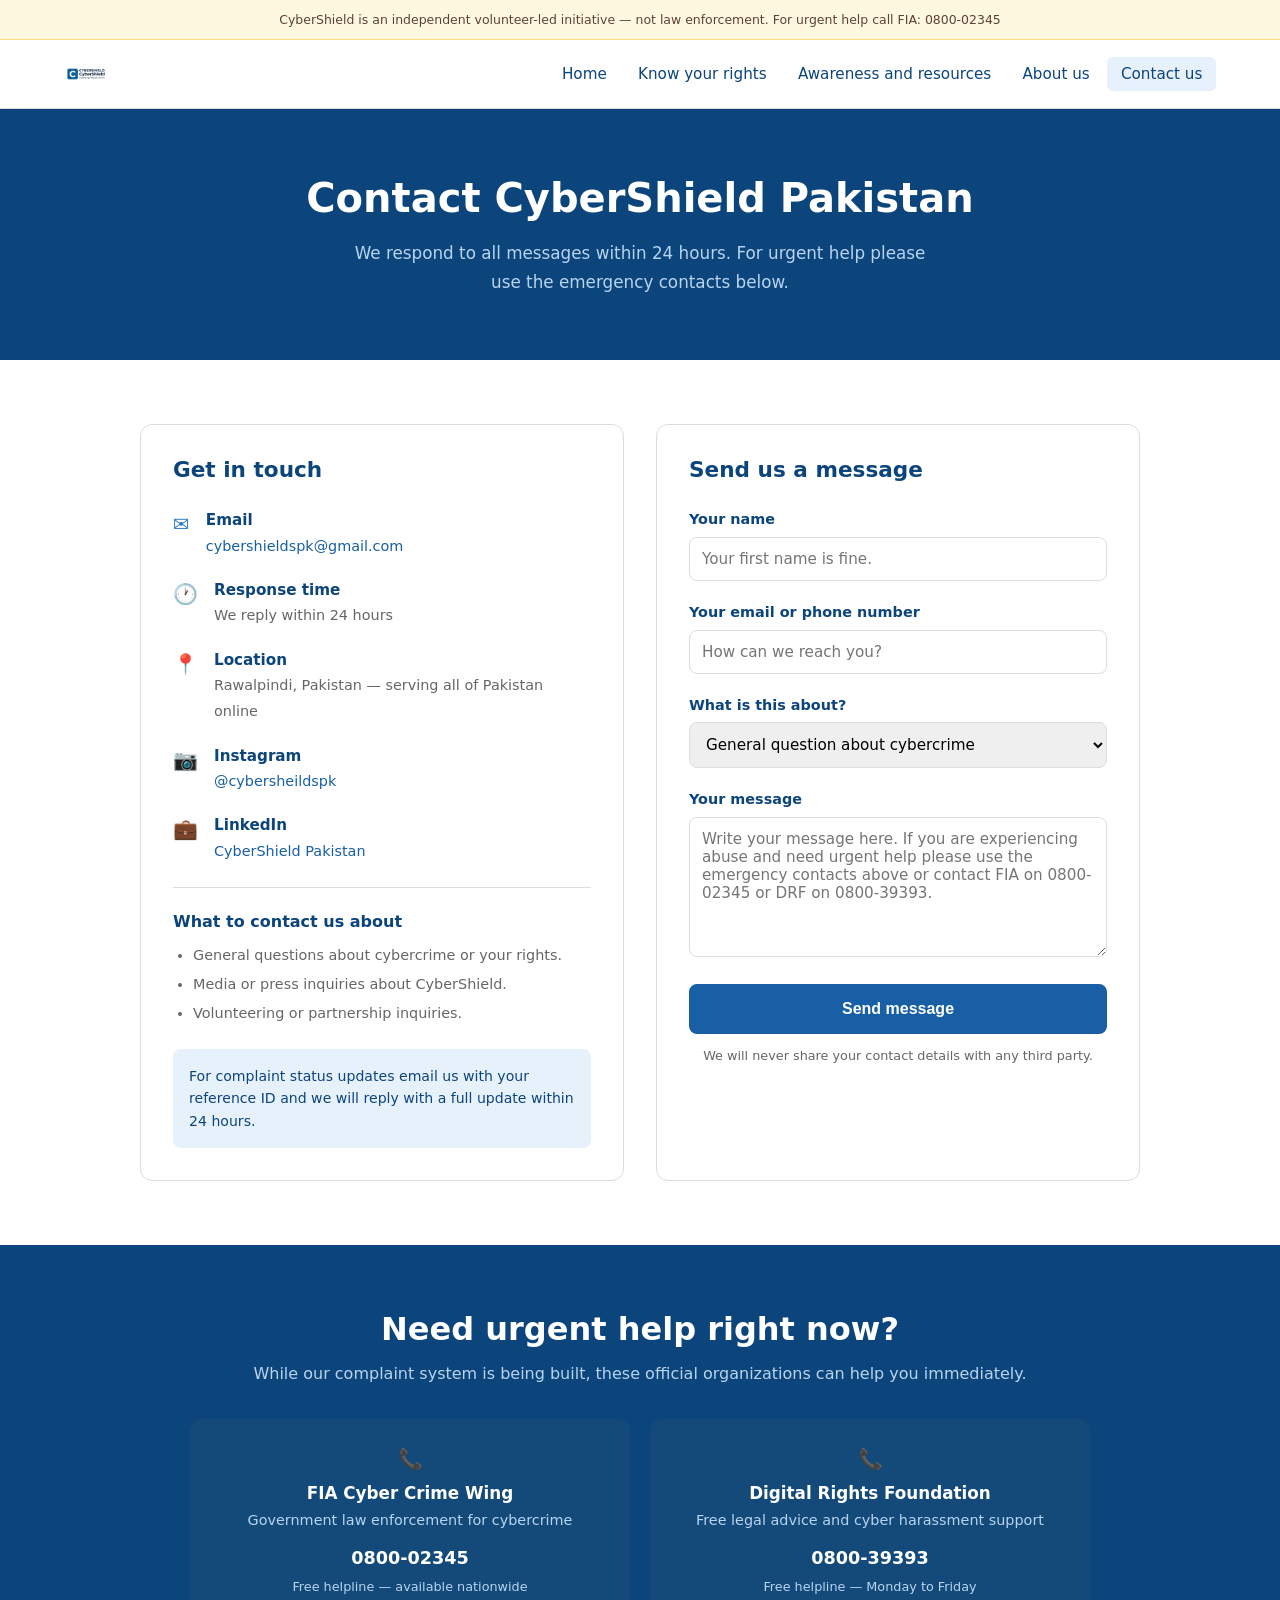
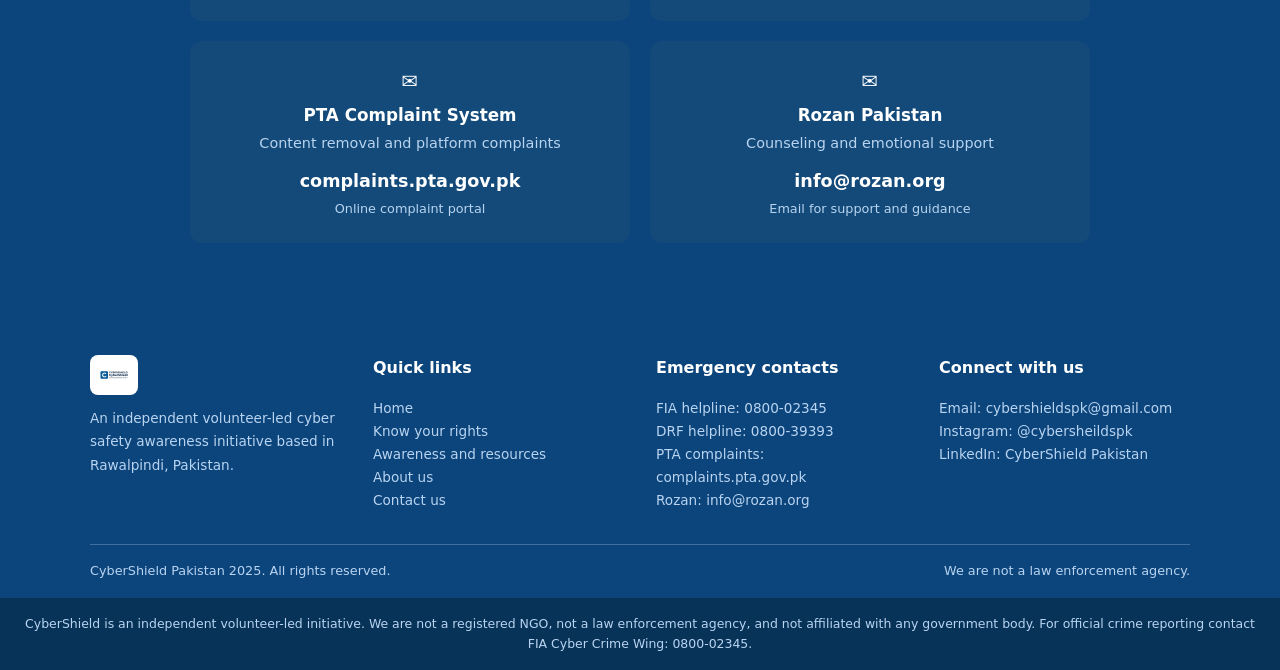
<file: cybershield-pakistan/contact.html>
<!DOCTYPE html>
<html lang="en">
<head>
  <meta charset="UTF-8">
  <meta name="viewport" content="width=device-width, initial-scale=1.0">
  <meta name="description" content="CyberShield Pakistan helps victims of cyberbullying, online harassment, hacking, impersonation, and image leaks by providing awareness resources and support information.">
  <title>Contact us — CyberShield Pakistan</title>
  <link rel="stylesheet" href="css/styles.css">
</head>
<body>

<div class="page-disclaimer">CyberShield is an independent volunteer-led initiative — not law enforcement. For urgent help call FIA: 0800-02345</div>

<nav class="site-nav">
  <div class="nav-inner">
    <a href="index.html" class="nav-logo"><img src="images/logo.png" alt="CyberShield Pakistan" class="nav-logo-img"></a>
    <button class="nav-toggle" aria-label="Menu">☰</button>
    <ul class="nav-links">
      <li><a href="index.html">Home</a></li>
      <li><a href="know-your-rights.html">Know your rights</a></li>
      <li><a href="awareness.html">Awareness and resources</a></li>
      <li><a href="about.html">About us</a></li>
      <li><a href="contact.html">Contact us</a></li>
    </ul>
  </div>
</nav>

<header class="page-header">
  <h1>Contact CyberShield Pakistan</h1>
  <p class="ph-sub">We respond to all messages within 24 hours. For urgent help please use the emergency contacts below.</p>
</header>

<section class="bg-white contact-section">
  <div class="section-inner contact-columns">
    <div class="contact-card">
      <h2>Get in touch</h2>
      <div class="contact-row">
        <span class="c-icon">✉</span>
        <div>
          <strong>Email</strong>
          <span><a href="mailto:cybershieldspk@gmail.com">cybershieldspk@gmail.com</a></span>
        </div>
      </div>
      <div class="contact-row">
        <span class="c-icon">🕐</span>
        <div>
          <strong>Response time</strong>
          <span>We reply within 24 hours</span>
        </div>
      </div>
      <div class="contact-row">
        <span class="c-icon">📍</span>
        <div>
          <strong>Location</strong>
          <span>Rawalpindi, Pakistan — serving all of Pakistan online</span>
        </div>
      </div>
      <div class="contact-row">
        <span class="c-icon">📷</span>
        <div>
          <strong>Instagram</strong>
          <span><a href="https://www.instagram.com/cybersheildspk/" target="_blank" rel="noopener">@cybersheildspk</a></span>
        </div>
      </div>
      <div class="contact-row">
        <span class="c-icon">💼</span>
        <div>
          <strong>LinkedIn</strong>
          <span><a href="https://www.linkedin.com/company/cybersheildspk/about/" target="_blank" rel="noopener">CyberShield Pakistan</a></span>
        </div>
      </div>
      <hr class="contact-divider">
      <h3>What to contact us about</h3>
      <ul>
        <li>General questions about cybercrime or your rights.</li>
        <li>Media or press inquiries about CyberShield.</li>
        <li>Volunteering or partnership inquiries.</li>
      </ul>
      <div class="info-box">
        For complaint status updates email us with your reference ID and we will reply with a full update within 24 hours.
      </div>
    </div>

    <div class="contact-card">
      <h2>Send us a message</h2>
      <form id="contact-form" action="https://formsubmit.co/cybershieldspk@gmail.com" method="POST">
        <input type="hidden" name="_subject" value="CyberShield Pakistan - Contact Form Submission">
        <div class="form-group">
          <label for="name">Your name</label>
          <input type="text" id="name" name="name" placeholder="Your first name is fine.">
        </div>
        <div class="form-group">
          <label for="contact">Your email or phone number</label>
          <input type="text" id="contact" name="contact" placeholder="How can we reach you?">
        </div>
        <div class="form-group">
          <label for="topic">What is this about?</label>
          <select id="topic" name="topic">
            <option>General question about cybercrime</option>
            <option>Question about my rights under PECA 2016</option>
            <option>Media or press inquiry</option>
            <option>Volunteering with CyberShield</option>
            <option>Partnership inquiry</option>
            <option>Other</option>
          </select>
        </div>
        <div class="form-group">
          <label for="message">Your message</label>
          <textarea id="message" name="message" placeholder="Write your message here. If you are experiencing abuse and need urgent help please use the emergency contacts above or contact FIA on 0800-02345 or DRF on 0800-39393."></textarea>
        </div>
        <button type="submit" class="btn btn-primary btn-full">Send message</button>
        <p class="form-note">We will never share your contact details with any third party.</p>
      </form>
    </div>
  </div>
</section>

<section class="bg-navy emergency-section">
  <div class="section-inner text-center">
    <h2>Need urgent help right now?</h2>
    <p class="emergency-sub">While our complaint system is being built, these official organizations can help you immediately.</p>
    <div class="emergency-grid">
      <div class="emergency-card">
        <div class="ec-icon">📞</div>
        <h3>FIA Cyber Crime Wing</h3>
        <p class="ec-desc">Government law enforcement for cybercrime</p>
        <p class="ec-main">0800-02345</p>
        <p class="ec-small">Free helpline — available nationwide</p>
      </div>
      <div class="emergency-card">
        <div class="ec-icon">📞</div>
        <h3>Digital Rights Foundation</h3>
        <p class="ec-desc">Free legal advice and cyber harassment support</p>
        <p class="ec-main">0800-39393</p>
        <p class="ec-small">Free helpline — Monday to Friday</p>
      </div>
      <div class="emergency-card">
        <div class="ec-icon">✉</div>
        <h3>PTA Complaint System</h3>
        <p class="ec-desc">Content removal and platform complaints</p>
        <p class="ec-main">complaints.pta.gov.pk</p>
        <p class="ec-small">Online complaint portal</p>
      </div>
      <div class="emergency-card">
        <div class="ec-icon">✉</div>
        <h3>Rozan Pakistan</h3>
        <p class="ec-desc">Counseling and emotional support</p>
        <p class="ec-main">info@rozan.org</p>
        <p class="ec-small">Email for support and guidance</p>
      </div>
    </div>
  </div>
</section>

<footer class="site-footer">
  <div class="footer-grid">
    <div class="footer-col">
      <img src="images/logo.png" alt="CyberShield Pakistan" class="footer-logo-img">
      <p>An independent volunteer-led cyber safety awareness initiative based in Rawalpindi, Pakistan.</p>
    </div>
    <div class="footer-col">
      <h4>Quick links</h4>
      <ul>
        <li><a href="index.html">Home</a></li>
        <li><a href="know-your-rights.html">Know your rights</a></li>
        <li><a href="awareness.html">Awareness and resources</a></li>
        <li><a href="about.html">About us</a></li>
        <li><a href="contact.html">Contact us</a></li>
      </ul>
    </div>
    <div class="footer-col">
      <h4>Emergency contacts</h4>
      <ul>
        <li>FIA helpline: 0800-02345</li>
        <li>DRF helpline: 0800-39393</li>
        <li>PTA complaints: complaints.pta.gov.pk</li>
        <li>Rozan: info@rozan.org</li>
      </ul>
    </div>
    <div class="footer-col">
      <h4>Connect with us</h4>
      <ul>
        <li>Email: <a href="mailto:cybershieldspk@gmail.com">cybershieldspk@gmail.com</a></li>
        <li>Instagram: <a href="https://www.instagram.com/cybersheildspk/" target="_blank" rel="noopener">@cybersheildspk</a></li>
        <li>LinkedIn: <a href="https://www.linkedin.com/company/cybersheildspk/about/" target="_blank" rel="noopener">CyberShield Pakistan</a></li>
      </ul>
    </div>
  </div>
  <div class="footer-bar">
    <span>CyberShield Pakistan 2025. All rights reserved.</span>
    <span>We are not a law enforcement agency.</span>
  </div>
</footer>
<div class="footer-disclaimer-bar">
  CyberShield is an independent volunteer-led initiative. We are not a registered NGO, not a law enforcement agency, and not affiliated with any government body. For official crime reporting contact FIA Cyber Crime Wing: 0800-02345.
</div>

<script src="js/main.js"></script>
</body>
</html>
</file>
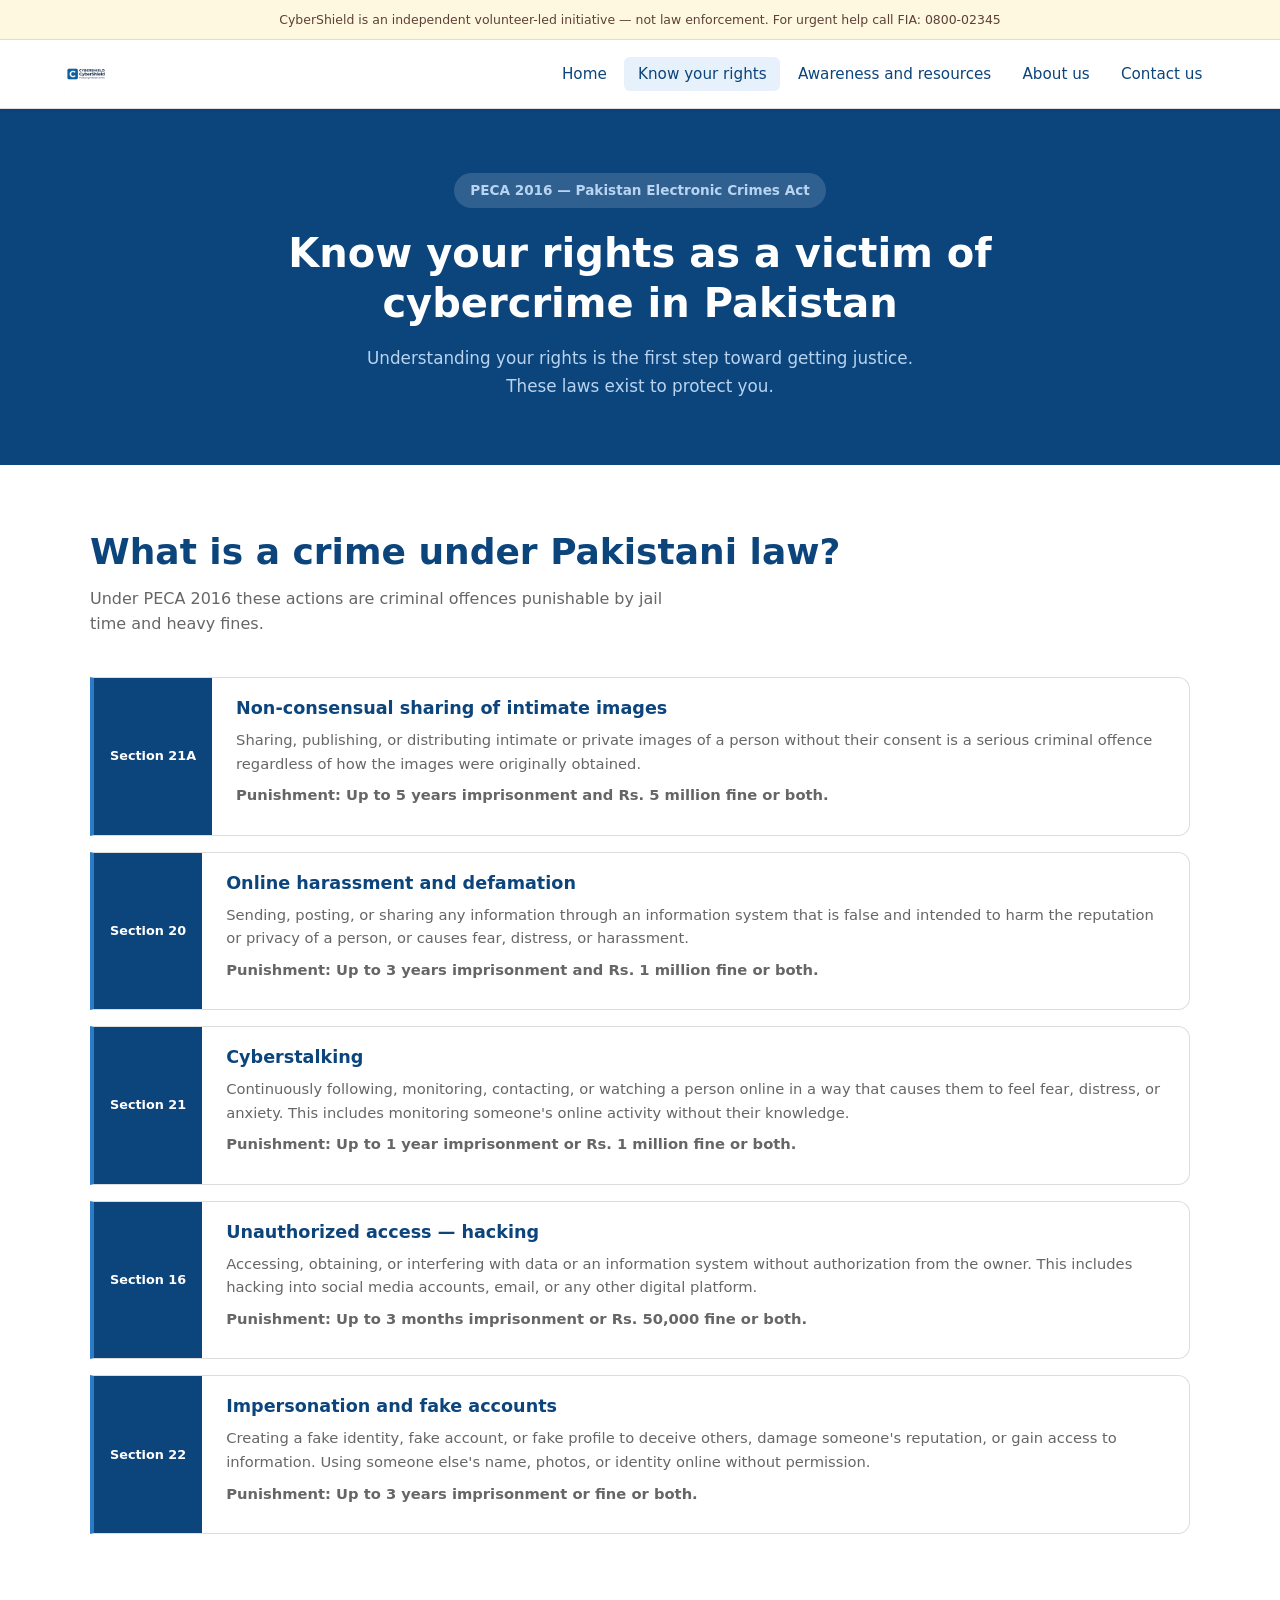
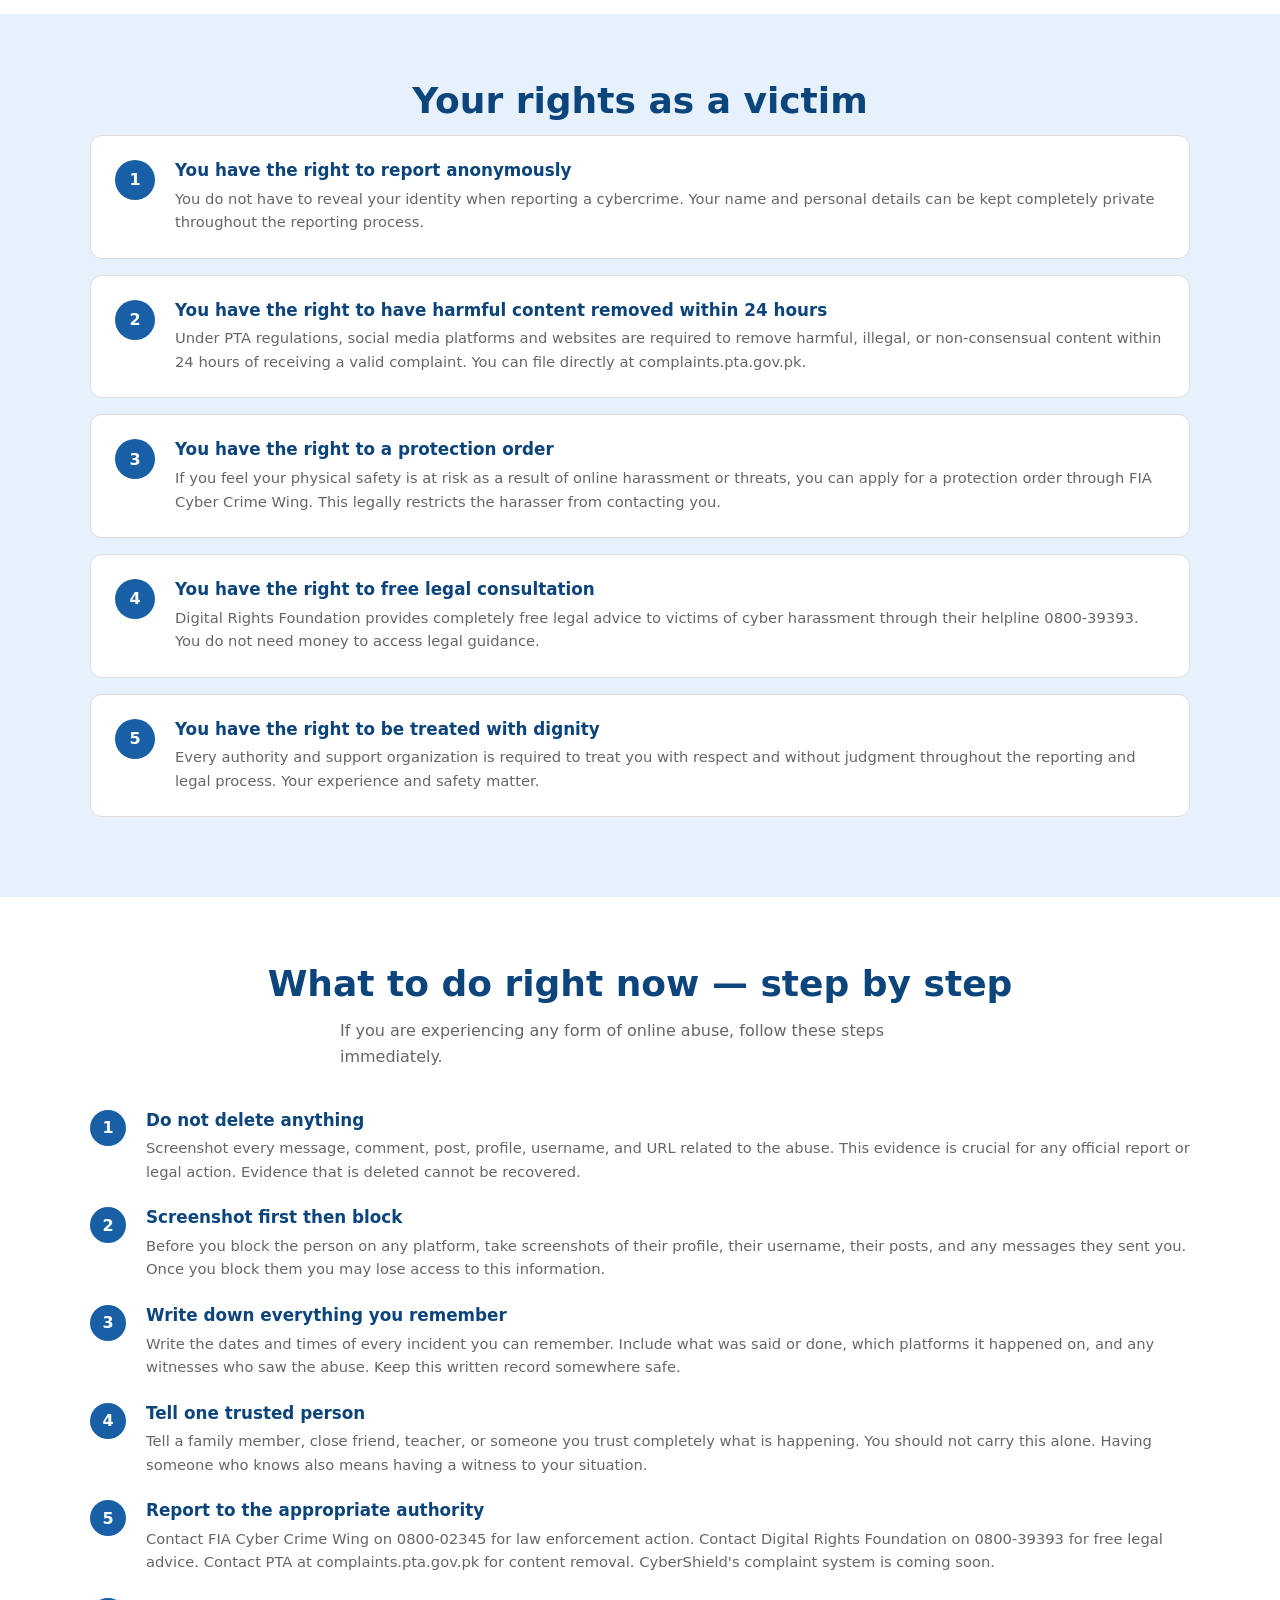
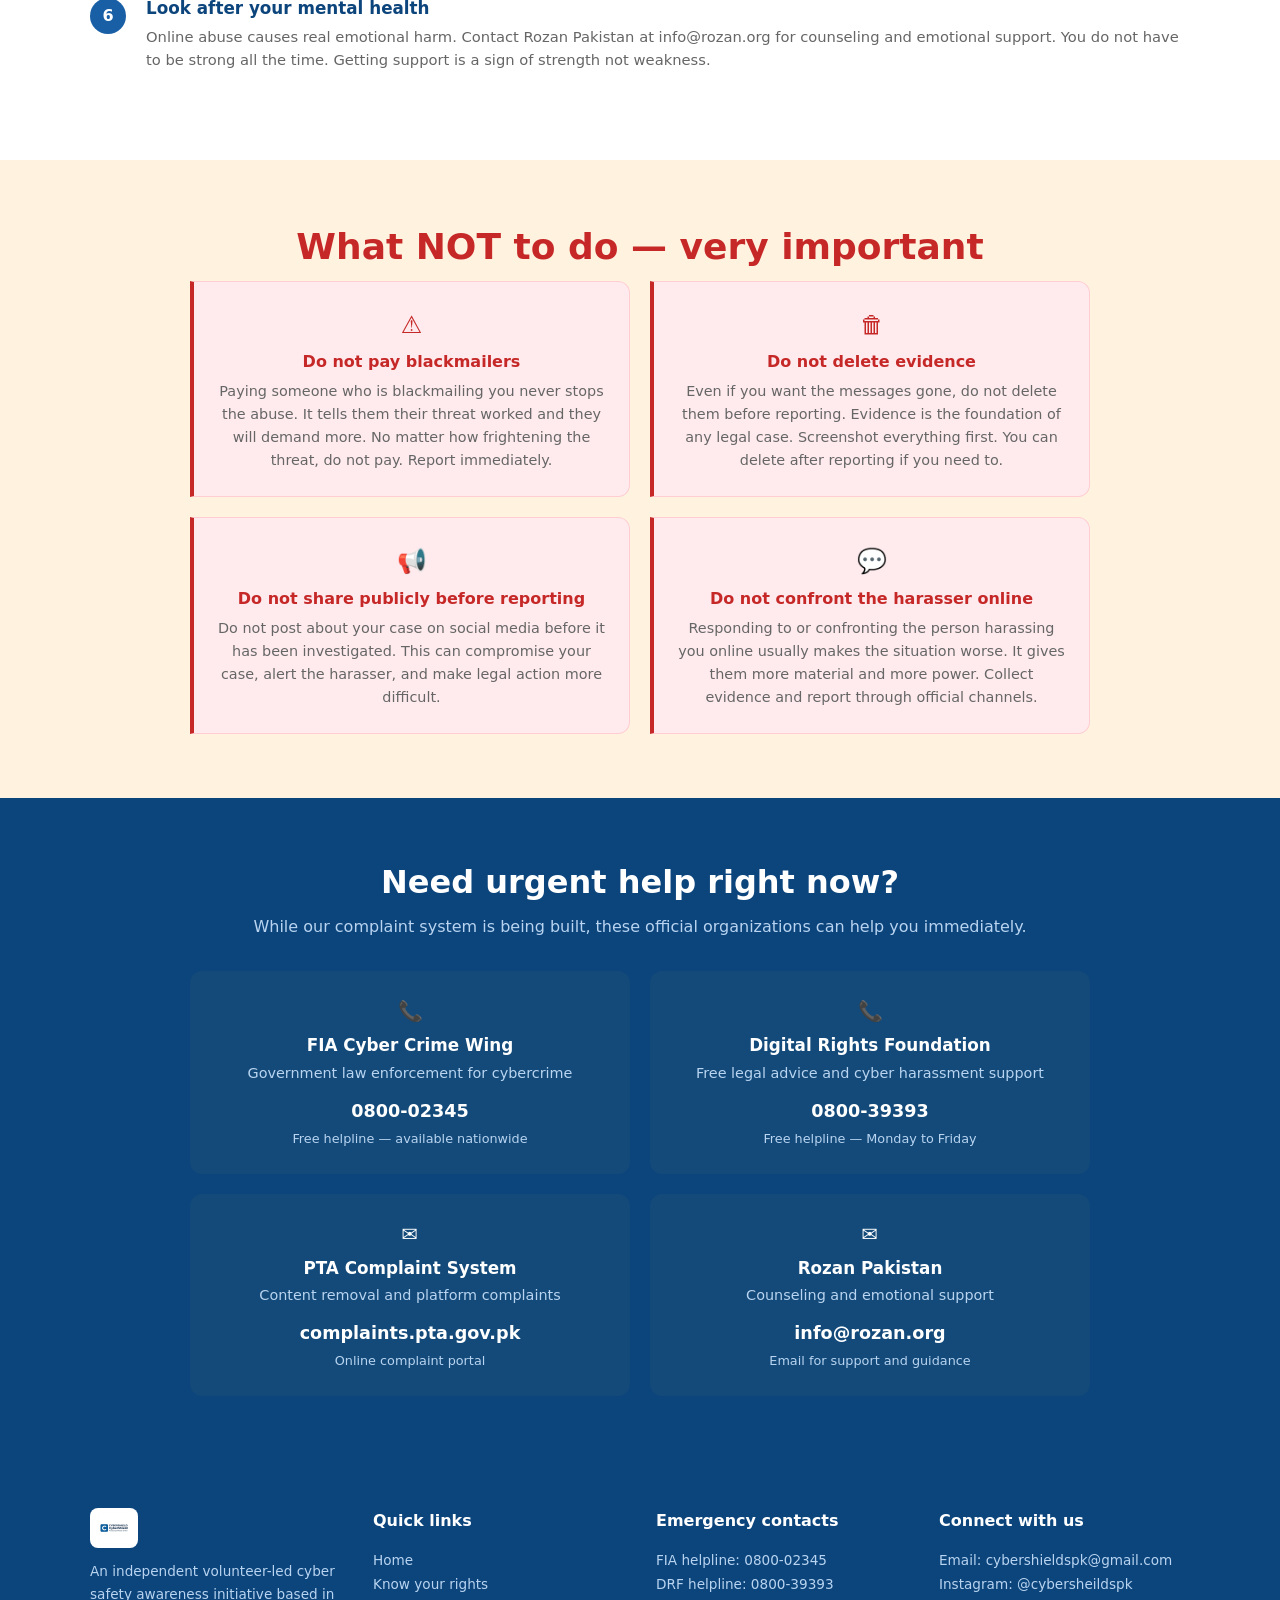
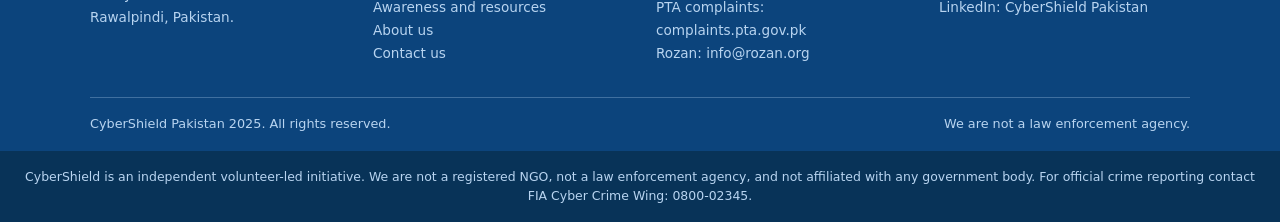
<file: cybershield-pakistan/know-your-rights.html>
<!DOCTYPE html>
<html lang="en">
<head>
  <meta charset="UTF-8">
  <meta name="viewport" content="width=device-width, initial-scale=1.0">
  <meta name="description" content="CyberShield Pakistan helps victims of cyberbullying, online harassment, hacking, impersonation, and image leaks by providing awareness resources and support information.">
  <title>Know your rights — CyberShield Pakistan</title>
  <link rel="stylesheet" href="css/styles.css">
</head>
<body>

<div class="page-disclaimer">CyberShield is an independent volunteer-led initiative — not law enforcement. For urgent help call FIA: 0800-02345</div>

<nav class="site-nav">
  <div class="nav-inner">
    <a href="index.html" class="nav-logo"><img src="images/logo.png" alt="CyberShield Pakistan" class="nav-logo-img"></a>
    <button class="nav-toggle" aria-label="Menu">☰</button>
    <ul class="nav-links">
      <li><a href="index.html">Home</a></li>
      <li><a href="know-your-rights.html">Know your rights</a></li>
      <li><a href="awareness.html">Awareness and resources</a></li>
      <li><a href="about.html">About us</a></li>
      <li><a href="contact.html">Contact us</a></li>
    </ul>
  </div>
</nav>

<header class="page-header">
  <span class="badge badge-header">PECA 2016 — Pakistan Electronic Crimes Act</span>
  <h1>Know your rights as a victim of cybercrime in Pakistan</h1>
  <p class="ph-sub">Understanding your rights is the first step toward getting justice. These laws exist to protect you.</p>
</header>

<section class="bg-white">
  <div class="section-inner">
    <h2 class="section-title text-left">What is a crime under Pakistani law?</h2>
    <p class="section-subtitle left">Under PECA 2016 these actions are criminal offences punishable by jail time and heavy fines.</p>

    <div class="law-card">
      <div class="law-badge">Section 21A</div>
      <div class="law-body">
        <h3>Non-consensual sharing of intimate images</h3>
        <p>Sharing, publishing, or distributing intimate or private images of a person without their consent is a serious criminal offence regardless of how the images were originally obtained.</p>
        <p class="law-punishment">Punishment: Up to 5 years imprisonment and Rs. 5 million fine or both.</p>
      </div>
    </div>
    <div class="law-card">
      <div class="law-badge">Section 20</div>
      <div class="law-body">
        <h3>Online harassment and defamation</h3>
        <p>Sending, posting, or sharing any information through an information system that is false and intended to harm the reputation or privacy of a person, or causes fear, distress, or harassment.</p>
        <p class="law-punishment">Punishment: Up to 3 years imprisonment and Rs. 1 million fine or both.</p>
      </div>
    </div>
    <div class="law-card">
      <div class="law-badge">Section 21</div>
      <div class="law-body">
        <h3>Cyberstalking</h3>
        <p>Continuously following, monitoring, contacting, or watching a person online in a way that causes them to feel fear, distress, or anxiety. This includes monitoring someone's online activity without their knowledge.</p>
        <p class="law-punishment">Punishment: Up to 1 year imprisonment or Rs. 1 million fine or both.</p>
      </div>
    </div>
    <div class="law-card">
      <div class="law-badge">Section 16</div>
      <div class="law-body">
        <h3>Unauthorized access — hacking</h3>
        <p>Accessing, obtaining, or interfering with data or an information system without authorization from the owner. This includes hacking into social media accounts, email, or any other digital platform.</p>
        <p class="law-punishment">Punishment: Up to 3 months imprisonment or Rs. 50,000 fine or both.</p>
      </div>
    </div>
    <div class="law-card">
      <div class="law-badge">Section 22</div>
      <div class="law-body">
        <h3>Impersonation and fake accounts</h3>
        <p>Creating a fake identity, fake account, or fake profile to deceive others, damage someone's reputation, or gain access to information. Using someone else's name, photos, or identity online without permission.</p>
        <p class="law-punishment">Punishment: Up to 3 years imprisonment or fine or both.</p>
      </div>
    </div>
  </div>
</section>

<section class="bg-light-blue">
  <div class="section-inner">
    <h2 class="section-title text-center">Your rights as a victim</h2>
    <div class="right-card">
      <div class="right-num">1</div>
      <div>
        <h3>You have the right to report anonymously</h3>
        <p>You do not have to reveal your identity when reporting a cybercrime. Your name and personal details can be kept completely private throughout the reporting process.</p>
      </div>
    </div>
    <div class="right-card">
      <div class="right-num">2</div>
      <div>
        <h3>You have the right to have harmful content removed within 24 hours</h3>
        <p>Under PTA regulations, social media platforms and websites are required to remove harmful, illegal, or non-consensual content within 24 hours of receiving a valid complaint. You can file directly at complaints.pta.gov.pk.</p>
      </div>
    </div>
    <div class="right-card">
      <div class="right-num">3</div>
      <div>
        <h3>You have the right to a protection order</h3>
        <p>If you feel your physical safety is at risk as a result of online harassment or threats, you can apply for a protection order through FIA Cyber Crime Wing. This legally restricts the harasser from contacting you.</p>
      </div>
    </div>
    <div class="right-card">
      <div class="right-num">4</div>
      <div>
        <h3>You have the right to free legal consultation</h3>
        <p>Digital Rights Foundation provides completely free legal advice to victims of cyber harassment through their helpline 0800-39393. You do not need money to access legal guidance.</p>
      </div>
    </div>
    <div class="right-card">
      <div class="right-num">5</div>
      <div>
        <h3>You have the right to be treated with dignity</h3>
        <p>Every authority and support organization is required to treat you with respect and without judgment throughout the reporting and legal process. Your experience and safety matter.</p>
      </div>
    </div>
  </div>
</section>

<section class="bg-white">
  <div class="section-inner">
    <h2 class="section-title text-center">What to do right now — step by step</h2>
    <p class="section-subtitle">If you are experiencing any form of online abuse, follow these steps immediately.</p>

    <div class="action-step">
      <div class="action-num">1</div>
      <div>
        <h3>Do not delete anything</h3>
        <p>Screenshot every message, comment, post, profile, username, and URL related to the abuse. This evidence is crucial for any official report or legal action. Evidence that is deleted cannot be recovered.</p>
      </div>
    </div>
    <div class="action-step">
      <div class="action-num">2</div>
      <div>
        <h3>Screenshot first then block</h3>
        <p>Before you block the person on any platform, take screenshots of their profile, their username, their posts, and any messages they sent you. Once you block them you may lose access to this information.</p>
      </div>
    </div>
    <div class="action-step">
      <div class="action-num">3</div>
      <div>
        <h3>Write down everything you remember</h3>
        <p>Write the dates and times of every incident you can remember. Include what was said or done, which platforms it happened on, and any witnesses who saw the abuse. Keep this written record somewhere safe.</p>
      </div>
    </div>
    <div class="action-step">
      <div class="action-num">4</div>
      <div>
        <h3>Tell one trusted person</h3>
        <p>Tell a family member, close friend, teacher, or someone you trust completely what is happening. You should not carry this alone. Having someone who knows also means having a witness to your situation.</p>
      </div>
    </div>
    <div class="action-step">
      <div class="action-num">5</div>
      <div>
        <h3>Report to the appropriate authority</h3>
        <p>Contact FIA Cyber Crime Wing on 0800-02345 for law enforcement action. Contact Digital Rights Foundation on 0800-39393 for free legal advice. Contact PTA at complaints.pta.gov.pk for content removal. CyberShield's complaint system is coming soon.</p>
      </div>
    </div>
    <div class="action-step">
      <div class="action-num">6</div>
      <div>
        <h3>Look after your mental health</h3>
        <p>Online abuse causes real emotional harm. Contact Rozan Pakistan at info@rozan.org for counseling and emotional support. You do not have to be strong all the time. Getting support is a sign of strength not weakness.</p>
      </div>
    </div>
  </div>
</section>

<section class="bg-warning">
  <div class="section-inner text-center">
    <h2 class="section-title warning-title">What NOT to do — very important</h2>
    <div class="warning-grid">
      <div class="warning-card">
        <div class="w-icon">⚠</div>
        <h3>Do not pay blackmailers</h3>
        <p>Paying someone who is blackmailing you never stops the abuse. It tells them their threat worked and they will demand more. No matter how frightening the threat, do not pay. Report immediately.</p>
      </div>
      <div class="warning-card">
        <div class="w-icon">🗑</div>
        <h3>Do not delete evidence</h3>
        <p>Even if you want the messages gone, do not delete them before reporting. Evidence is the foundation of any legal case. Screenshot everything first. You can delete after reporting if you need to.</p>
      </div>
      <div class="warning-card">
        <div class="w-icon">📢</div>
        <h3>Do not share publicly before reporting</h3>
        <p>Do not post about your case on social media before it has been investigated. This can compromise your case, alert the harasser, and make legal action more difficult.</p>
      </div>
      <div class="warning-card">
        <div class="w-icon">💬</div>
        <h3>Do not confront the harasser online</h3>
        <p>Responding to or confronting the person harassing you online usually makes the situation worse. It gives them more material and more power. Collect evidence and report through official channels.</p>
      </div>
    </div>
  </div>
</section>

<section class="bg-navy emergency-section">
  <div class="section-inner text-center">
    <h2>Need urgent help right now?</h2>
    <p class="emergency-sub">While our complaint system is being built, these official organizations can help you immediately.</p>
    <div class="emergency-grid">
      <div class="emergency-card">
        <div class="ec-icon">📞</div>
        <h3>FIA Cyber Crime Wing</h3>
        <p class="ec-desc">Government law enforcement for cybercrime</p>
        <p class="ec-main">0800-02345</p>
        <p class="ec-small">Free helpline — available nationwide</p>
      </div>
      <div class="emergency-card">
        <div class="ec-icon">📞</div>
        <h3>Digital Rights Foundation</h3>
        <p class="ec-desc">Free legal advice and cyber harassment support</p>
        <p class="ec-main">0800-39393</p>
        <p class="ec-small">Free helpline — Monday to Friday</p>
      </div>
      <div class="emergency-card">
        <div class="ec-icon">✉</div>
        <h3>PTA Complaint System</h3>
        <p class="ec-desc">Content removal and platform complaints</p>
        <p class="ec-main">complaints.pta.gov.pk</p>
        <p class="ec-small">Online complaint portal</p>
      </div>
      <div class="emergency-card">
        <div class="ec-icon">✉</div>
        <h3>Rozan Pakistan</h3>
        <p class="ec-desc">Counseling and emotional support</p>
        <p class="ec-main">info@rozan.org</p>
        <p class="ec-small">Email for support and guidance</p>
      </div>
    </div>
  </div>
</section>

<footer class="site-footer">
  <div class="footer-grid">
    <div class="footer-col">
      <img src="images/logo.png" alt="CyberShield Pakistan" class="footer-logo-img">
      <p>An independent volunteer-led cyber safety awareness initiative based in Rawalpindi, Pakistan.</p>
    </div>
    <div class="footer-col">
      <h4>Quick links</h4>
      <ul>
        <li><a href="index.html">Home</a></li>
        <li><a href="know-your-rights.html">Know your rights</a></li>
        <li><a href="awareness.html">Awareness and resources</a></li>
        <li><a href="about.html">About us</a></li>
        <li><a href="contact.html">Contact us</a></li>
      </ul>
    </div>
    <div class="footer-col">
      <h4>Emergency contacts</h4>
      <ul>
        <li>FIA helpline: 0800-02345</li>
        <li>DRF helpline: 0800-39393</li>
        <li>PTA complaints: complaints.pta.gov.pk</li>
        <li>Rozan: info@rozan.org</li>
      </ul>
    </div>
    <div class="footer-col">
      <h4>Connect with us</h4>
      <ul>
        <li>Email: <a href="mailto:cybershieldspk@gmail.com">cybershieldspk@gmail.com</a></li>
        <li>Instagram: <a href="https://www.instagram.com/cybersheildspk/" target="_blank" rel="noopener">@cybersheildspk</a></li>
        <li>LinkedIn: <a href="https://www.linkedin.com/company/cybersheildspk/about/" target="_blank" rel="noopener">CyberShield Pakistan</a></li>
      </ul>
    </div>
  </div>
  <div class="footer-bar">
    <span>CyberShield Pakistan 2025. All rights reserved.</span>
    <span>We are not a law enforcement agency.</span>
  </div>
</footer>
<div class="footer-disclaimer-bar">
  CyberShield is an independent volunteer-led initiative. We are not a registered NGO, not a law enforcement agency, and not affiliated with any government body. For official crime reporting contact FIA Cyber Crime Wing: 0800-02345.
</div>

<script src="js/main.js"></script>
</body>
</html>
</file>
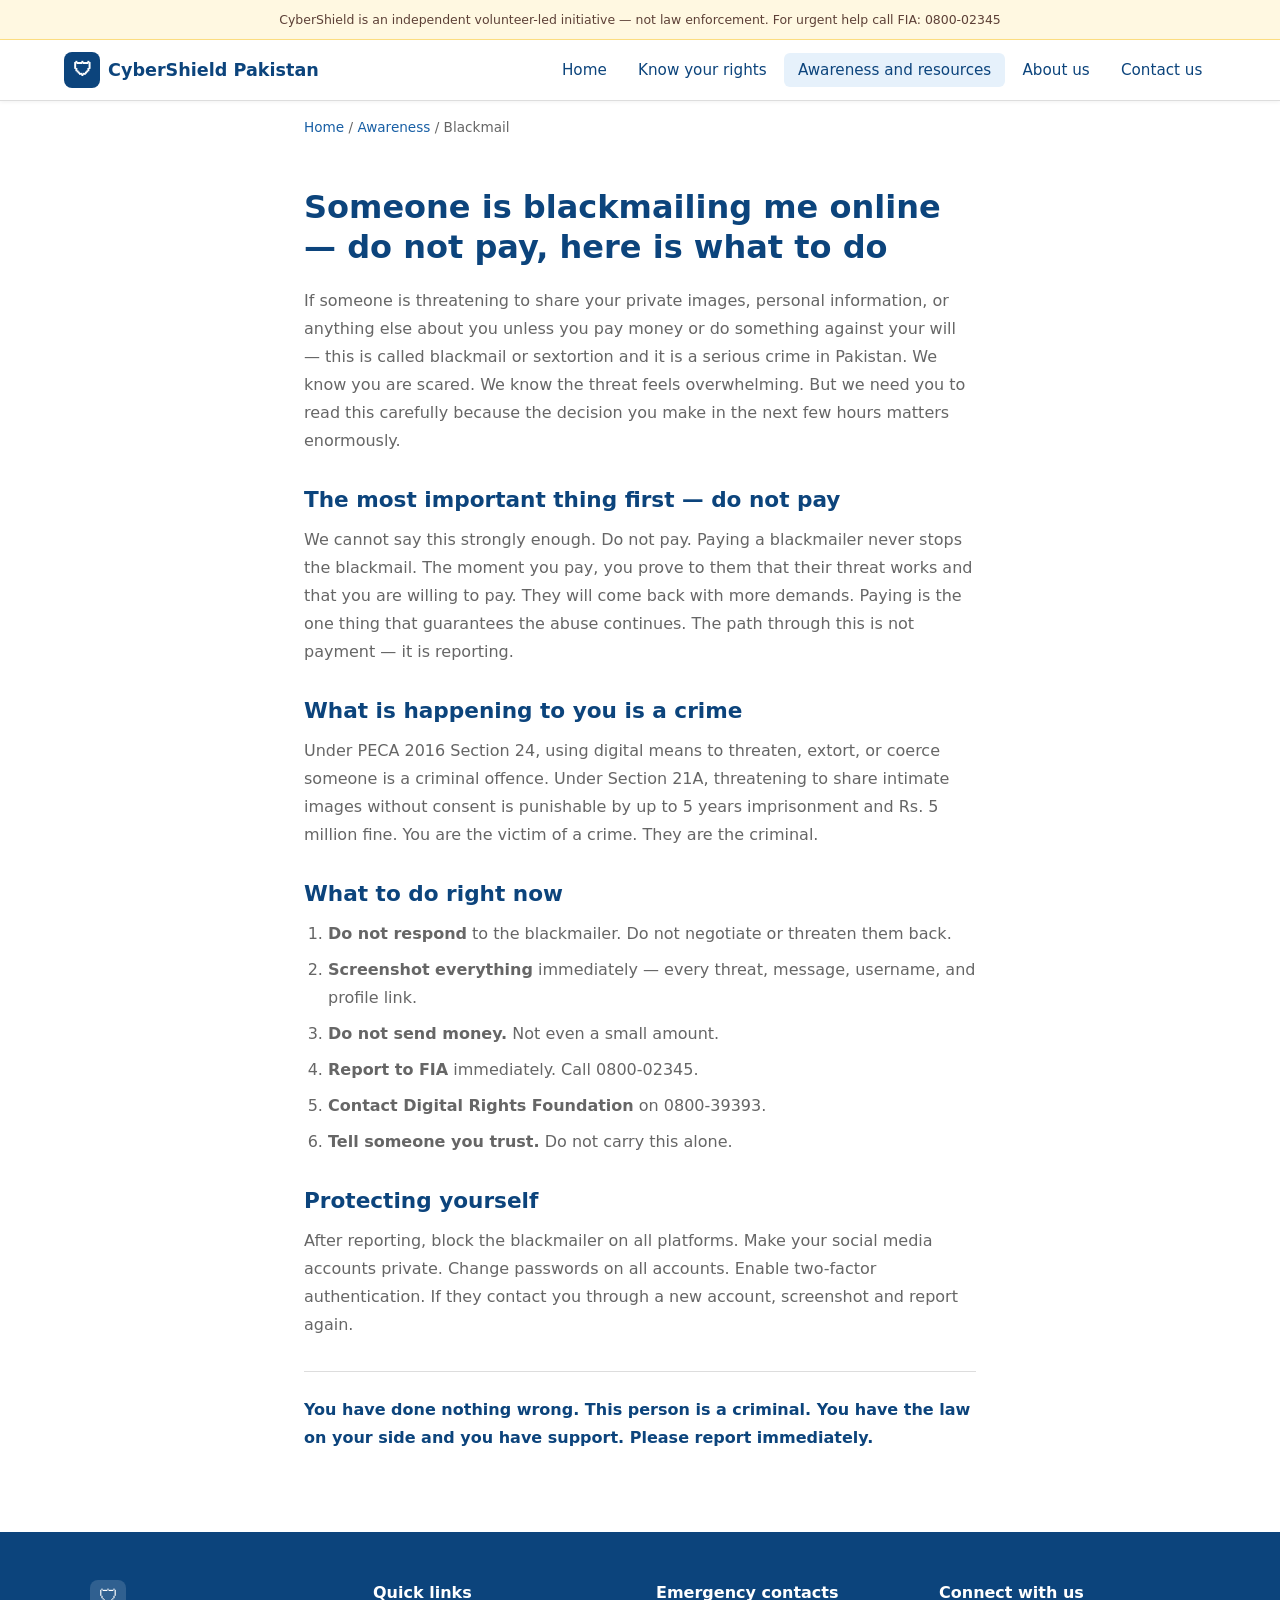
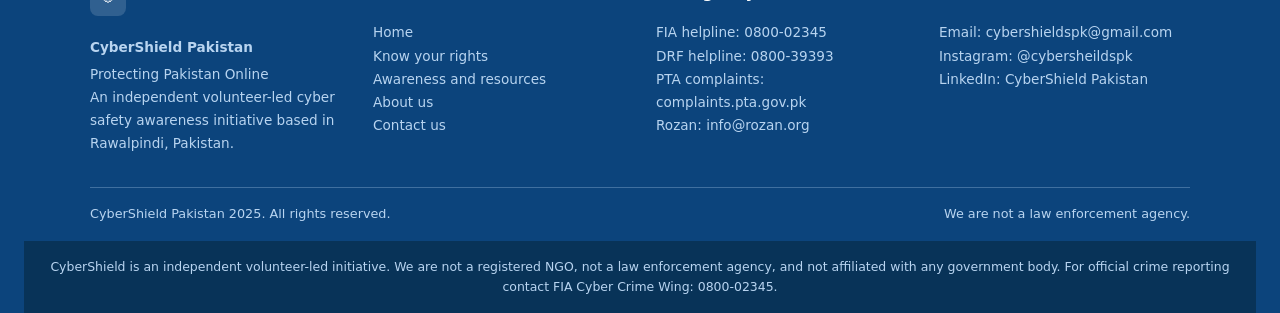
<file: cybershield-pakistan/articles/blackmail.html>
<!DOCTYPE html>
<html lang="en">
<head>
  <meta charset="UTF-8">
  <meta name="viewport" content="width=device-width, initial-scale=1.0">
  <meta name="description" content="CyberShield Pakistan helps victims of cyberbullying, online harassment, hacking, impersonation, and image leaks by providing awareness resources and support information.">
  <title>Blackmail and sextortion — CyberShield Pakistan</title>
  <link rel="stylesheet" href="../css/styles.css">
</head>
<body>
<div class="page-disclaimer">CyberShield is an independent volunteer-led initiative — not law enforcement. For urgent help call FIA: 0800-02345</div>
<nav class="site-nav">
  <div class="nav-inner">
    <a href="../index.html" class="nav-logo"><span class="nav-logo-icon">🛡</span> CyberShield Pakistan</a>
    <button class="nav-toggle" aria-label="Menu">☰</button>
        <ul class="nav-links">
      <li><a href="../index.html">Home</a></li>
      <li><a href="../know-your-rights.html">Know your rights</a></li>
      <li><a href="../awareness.html">Awareness and resources</a></li>
      <li><a href="../about.html">About us</a></li>
      <li><a href="../contact.html">Contact us</a></li>
    </ul>
  </div>
</nav>
<p class="breadcrumb"><a href="../index.html">Home</a> / <a href="../awareness.html">Awareness</a> / Blackmail</p>
<article class="article-content">
  <h1>Someone is blackmailing me online — do not pay, here is what to do</h1>
  <p>If someone is threatening to share your private images, personal information, or anything else about you unless you pay money or do something against your will — this is called blackmail or sextortion and it is a serious crime in Pakistan. We know you are scared. We know the threat feels overwhelming. But we need you to read this carefully because the decision you make in the next few hours matters enormously.</p>

  <h2>The most important thing first — do not pay</h2>
  <p>We cannot say this strongly enough. Do not pay. Paying a blackmailer never stops the blackmail. The moment you pay, you prove to them that their threat works and that you are willing to pay. They will come back with more demands. Paying is the one thing that guarantees the abuse continues. The path through this is not payment — it is reporting.</p>

  <h2>What is happening to you is a crime</h2>
  <p>Under PECA 2016 Section 24, using digital means to threaten, extort, or coerce someone is a criminal offence. Under Section 21A, threatening to share intimate images without consent is punishable by up to 5 years imprisonment and Rs. 5 million fine. You are the victim of a crime. They are the criminal.</p>

  <h2>What to do right now</h2>
  <ol>
    <li><strong>Do not respond</strong> to the blackmailer. Do not negotiate or threaten them back.</li>
    <li><strong>Screenshot everything</strong> immediately — every threat, message, username, and profile link.</li>
    <li><strong>Do not send money.</strong> Not even a small amount.</li>
    <li><strong>Report to FIA</strong> immediately. Call 0800-02345.</li>
    <li><strong>Contact Digital Rights Foundation</strong> on 0800-39393.</li>
    <li><strong>Tell someone you trust.</strong> Do not carry this alone.</li>
  </ol>

  <h2>Protecting yourself</h2>
  <p>After reporting, block the blackmailer on all platforms. Make your social media accounts private. Change passwords on all accounts. Enable two-factor authentication. If they contact you through a new account, screenshot and report again.</p>
  <p class="article-closing">You have done nothing wrong. This person is a criminal. You have the law on your side and you have support. Please report immediately.</p>
</article>

<footer class="site-footer">
  <div class="footer-grid">
    <div class="footer-col">
      <span class="nav-logo-icon">🛡</span>
      <p class="footer-logo-text">CyberShield Pakistan</p>
      <p class="footer-tagline">Protecting Pakistan Online</p>
      <p>An independent volunteer-led cyber safety awareness initiative based in Rawalpindi, Pakistan.</p>
    </div>
    <div class="footer-col">
      <h4>Quick links</h4>
      <ul>
        <li><a href="../index.html">Home</a></li>
        <li><a href="../know-your-rights.html">Know your rights</a></li>
        <li><a href="../awareness.html">Awareness and resources</a></li>
        <li><a href="../about.html">About us</a></li>
        <li><a href="../contact.html">Contact us</a></li>
      </ul>
    </div>
    <div class="footer-col">
      <h4>Emergency contacts</h4>
      <ul>
        <li>FIA helpline: 0800-02345</li>
        <li>DRF helpline: 0800-39393</li>
        <li>PTA complaints: complaints.pta.gov.pk</li>
        <li>Rozan: info@rozan.org</li>
      </ul>
    </div>
    <div class="footer-col">
      <h4>Connect with us</h4>
      <ul>
        <li>Email: <a href="mailto:cybershieldspk@gmail.com">cybershieldspk@gmail.com</a></li>
        <li>Instagram: <a href="https://www.instagram.com/cybersheildspk/" target="_blank" rel="noopener">@cybersheildspk</a></li>
        <li>LinkedIn: <a href="https://www.linkedin.com/company/cybersheildspk/about/" target="_blank" rel="noopener">CyberShield Pakistan</a></li>
      </ul>
    </div>
  </div>
  <div class="footer-bar">
    <span>CyberShield Pakistan 2025. All rights reserved.</span>
    <span>We are not a law enforcement agency.</span>
  </div>

<div class="footer-disclaimer-bar">
  CyberShield is an independent volunteer-led initiative. We are not a registered NGO, not a law enforcement agency, and not affiliated with any government body. For official crime reporting contact FIA Cyber Crime Wing: 0800-02345.
</div>

<script src="../js/main.js"></script>
</body>
</html>
</file>
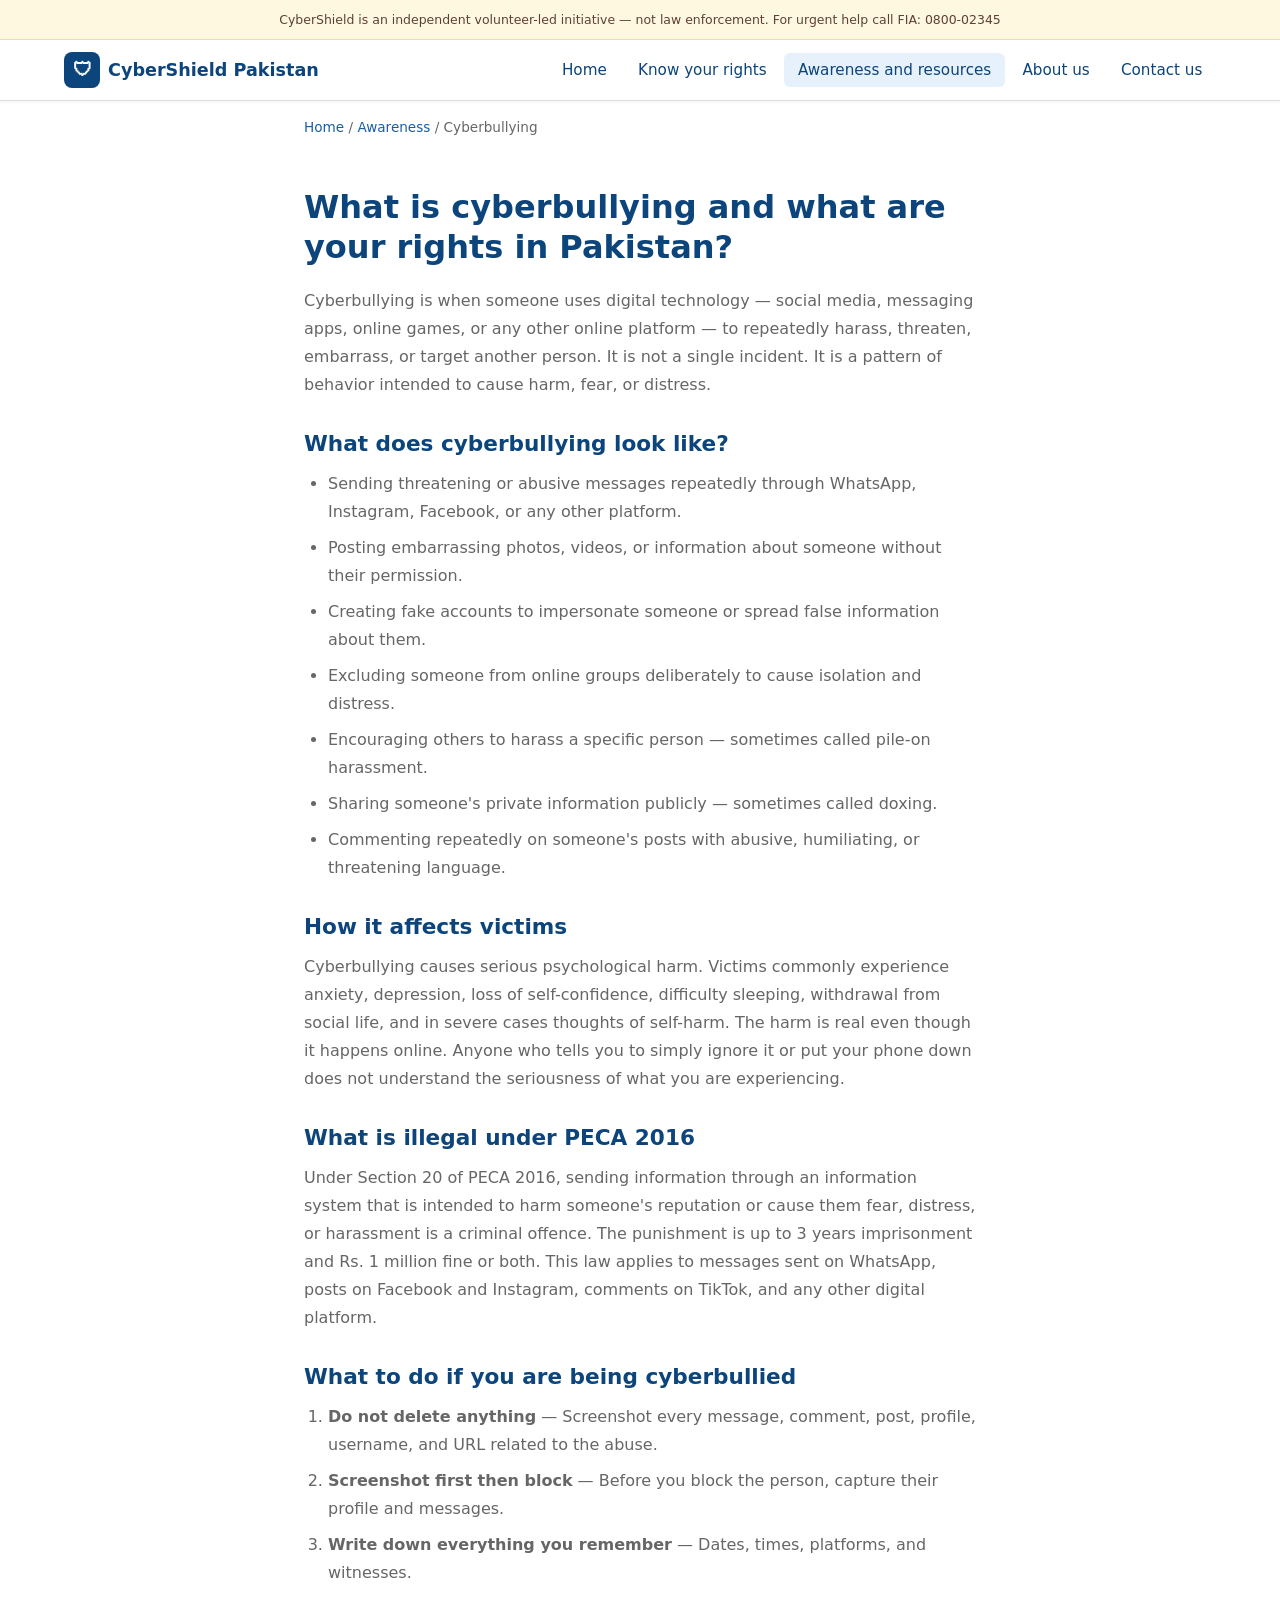
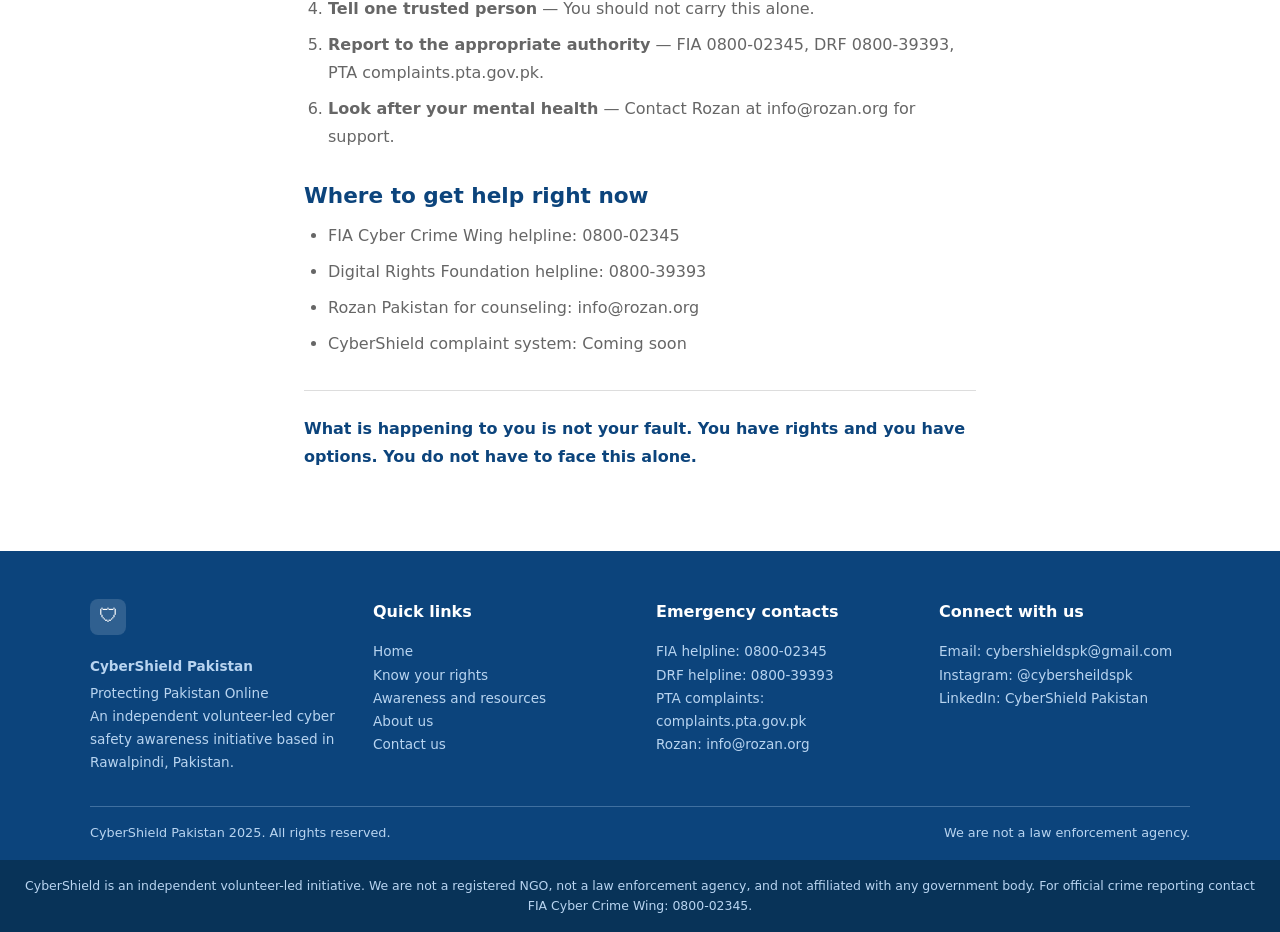
<file: cybershield-pakistan/articles/cyberbullying.html>
<!DOCTYPE html>
<html lang="en">
<head>
  <meta charset="UTF-8">
  <meta name="viewport" content="width=device-width, initial-scale=1.0">
  <meta name="description" content="CyberShield Pakistan helps victims of cyberbullying, online harassment, hacking, impersonation, and image leaks by providing awareness resources and support information.">
  <title>What is cyberbullying — CyberShield Pakistan</title>
  <link rel="stylesheet" href="../css/styles.css">
</head>
<body>
<div class="page-disclaimer">CyberShield is an independent volunteer-led initiative — not law enforcement. For urgent help call FIA: 0800-02345</div>
<nav class="site-nav">
  <div class="nav-inner">
    <a href="../index.html" class="nav-logo"><span class="nav-logo-icon">🛡</span> CyberShield Pakistan</a>
    <button class="nav-toggle" aria-label="Menu">☰</button>
        <ul class="nav-links">
      <li><a href="../index.html">Home</a></li>
      <li><a href="../know-your-rights.html">Know your rights</a></li>
      <li><a href="../awareness.html">Awareness and resources</a></li>
      <li><a href="../about.html">About us</a></li>
      <li><a href="../contact.html">Contact us</a></li>
    </ul>
  </div>
</nav>
<p class="breadcrumb"><a href="../index.html">Home</a> / <a href="../awareness.html">Awareness</a> / Cyberbullying</p>
<article class="article-content">
  <h1>What is cyberbullying and what are your rights in Pakistan?</h1>
  <p>Cyberbullying is when someone uses digital technology — social media, messaging apps, online games, or any other online platform — to repeatedly harass, threaten, embarrass, or target another person. It is not a single incident. It is a pattern of behavior intended to cause harm, fear, or distress.</p>

  <h2>What does cyberbullying look like?</h2>
  <ul>
    <li>Sending threatening or abusive messages repeatedly through WhatsApp, Instagram, Facebook, or any other platform.</li>
    <li>Posting embarrassing photos, videos, or information about someone without their permission.</li>
    <li>Creating fake accounts to impersonate someone or spread false information about them.</li>
    <li>Excluding someone from online groups deliberately to cause isolation and distress.</li>
    <li>Encouraging others to harass a specific person — sometimes called pile-on harassment.</li>
    <li>Sharing someone's private information publicly — sometimes called doxing.</li>
    <li>Commenting repeatedly on someone's posts with abusive, humiliating, or threatening language.</li>
  </ul>

  <h2>How it affects victims</h2>
  <p>Cyberbullying causes serious psychological harm. Victims commonly experience anxiety, depression, loss of self-confidence, difficulty sleeping, withdrawal from social life, and in severe cases thoughts of self-harm. The harm is real even though it happens online. Anyone who tells you to simply ignore it or put your phone down does not understand the seriousness of what you are experiencing.</p>

  <h2>What is illegal under PECA 2016</h2>
  <p>Under Section 20 of PECA 2016, sending information through an information system that is intended to harm someone's reputation or cause them fear, distress, or harassment is a criminal offence. The punishment is up to 3 years imprisonment and Rs. 1 million fine or both. This law applies to messages sent on WhatsApp, posts on Facebook and Instagram, comments on TikTok, and any other digital platform.</p>

  <h2>What to do if you are being cyberbullied</h2>
  <ol>
    <li><strong>Do not delete anything</strong> — Screenshot every message, comment, post, profile, username, and URL related to the abuse.</li>
    <li><strong>Screenshot first then block</strong> — Before you block the person, capture their profile and messages.</li>
    <li><strong>Write down everything you remember</strong> — Dates, times, platforms, and witnesses.</li>
    <li><strong>Tell one trusted person</strong> — You should not carry this alone.</li>
    <li><strong>Report to the appropriate authority</strong> — FIA 0800-02345, DRF 0800-39393, PTA complaints.pta.gov.pk.</li>
    <li><strong>Look after your mental health</strong> — Contact Rozan at info@rozan.org for support.</li>
  </ol>

  <h2>Where to get help right now</h2>
  <ul>
    <li>FIA Cyber Crime Wing helpline: 0800-02345</li>
    <li>Digital Rights Foundation helpline: 0800-39393</li>
    <li>Rozan Pakistan for counseling: info@rozan.org</li>
    <li>CyberShield complaint system: Coming soon</li>
  </ul>
  <p class="article-closing">What is happening to you is not your fault. You have rights and you have options. You do not have to face this alone.</p>
</article>

<footer class="site-footer">
  <div class="footer-grid">
    <div class="footer-col">
      <span class="nav-logo-icon">🛡</span>
      <p class="footer-logo-text">CyberShield Pakistan</p>
      <p class="footer-tagline">Protecting Pakistan Online</p>
      <p>An independent volunteer-led cyber safety awareness initiative based in Rawalpindi, Pakistan.</p>
    </div>
    <div class="footer-col">
      <h4>Quick links</h4>
      <ul>
        <li><a href="../index.html">Home</a></li>
        <li><a href="../know-your-rights.html">Know your rights</a></li>
        <li><a href="../awareness.html">Awareness and resources</a></li>
        <li><a href="../about.html">About us</a></li>
        <li><a href="../contact.html">Contact us</a></li>
      </ul>
    </div>
    <div class="footer-col">
      <h4>Emergency contacts</h4>
      <ul>
        <li>FIA helpline: 0800-02345</li>
        <li>DRF helpline: 0800-39393</li>
        <li>PTA complaints: complaints.pta.gov.pk</li>
        <li>Rozan: info@rozan.org</li>
      </ul>
    </div>
    <div class="footer-col">
      <h4>Connect with us</h4>
      <ul>
        <li>Email: <a href="mailto:cybershieldspk@gmail.com">cybershieldspk@gmail.com</a></li>
        <li>Instagram: <a href="https://www.instagram.com/cybersheildspk/" target="_blank" rel="noopener">@cybersheildspk</a></li>
        <li>LinkedIn: <a href="https://www.linkedin.com/company/cybersheildspk/about/" target="_blank" rel="noopener">CyberShield Pakistan</a></li>
      </ul>
    </div>
  </div>
  <div class="footer-bar">
    <span>CyberShield Pakistan 2025. All rights reserved.</span>
    <span>We are not a law enforcement agency.</span>
  </div>
</footer>
<div class="footer-disclaimer-bar">
  CyberShield is an independent volunteer-led initiative. We are not a registered NGO, not a law enforcement agency, and not affiliated with any government body. For official crime reporting contact FIA Cyber Crime Wing: 0800-02345.
</div>

<script src="../js/main.js"></script>
</body>
</html>
</file>
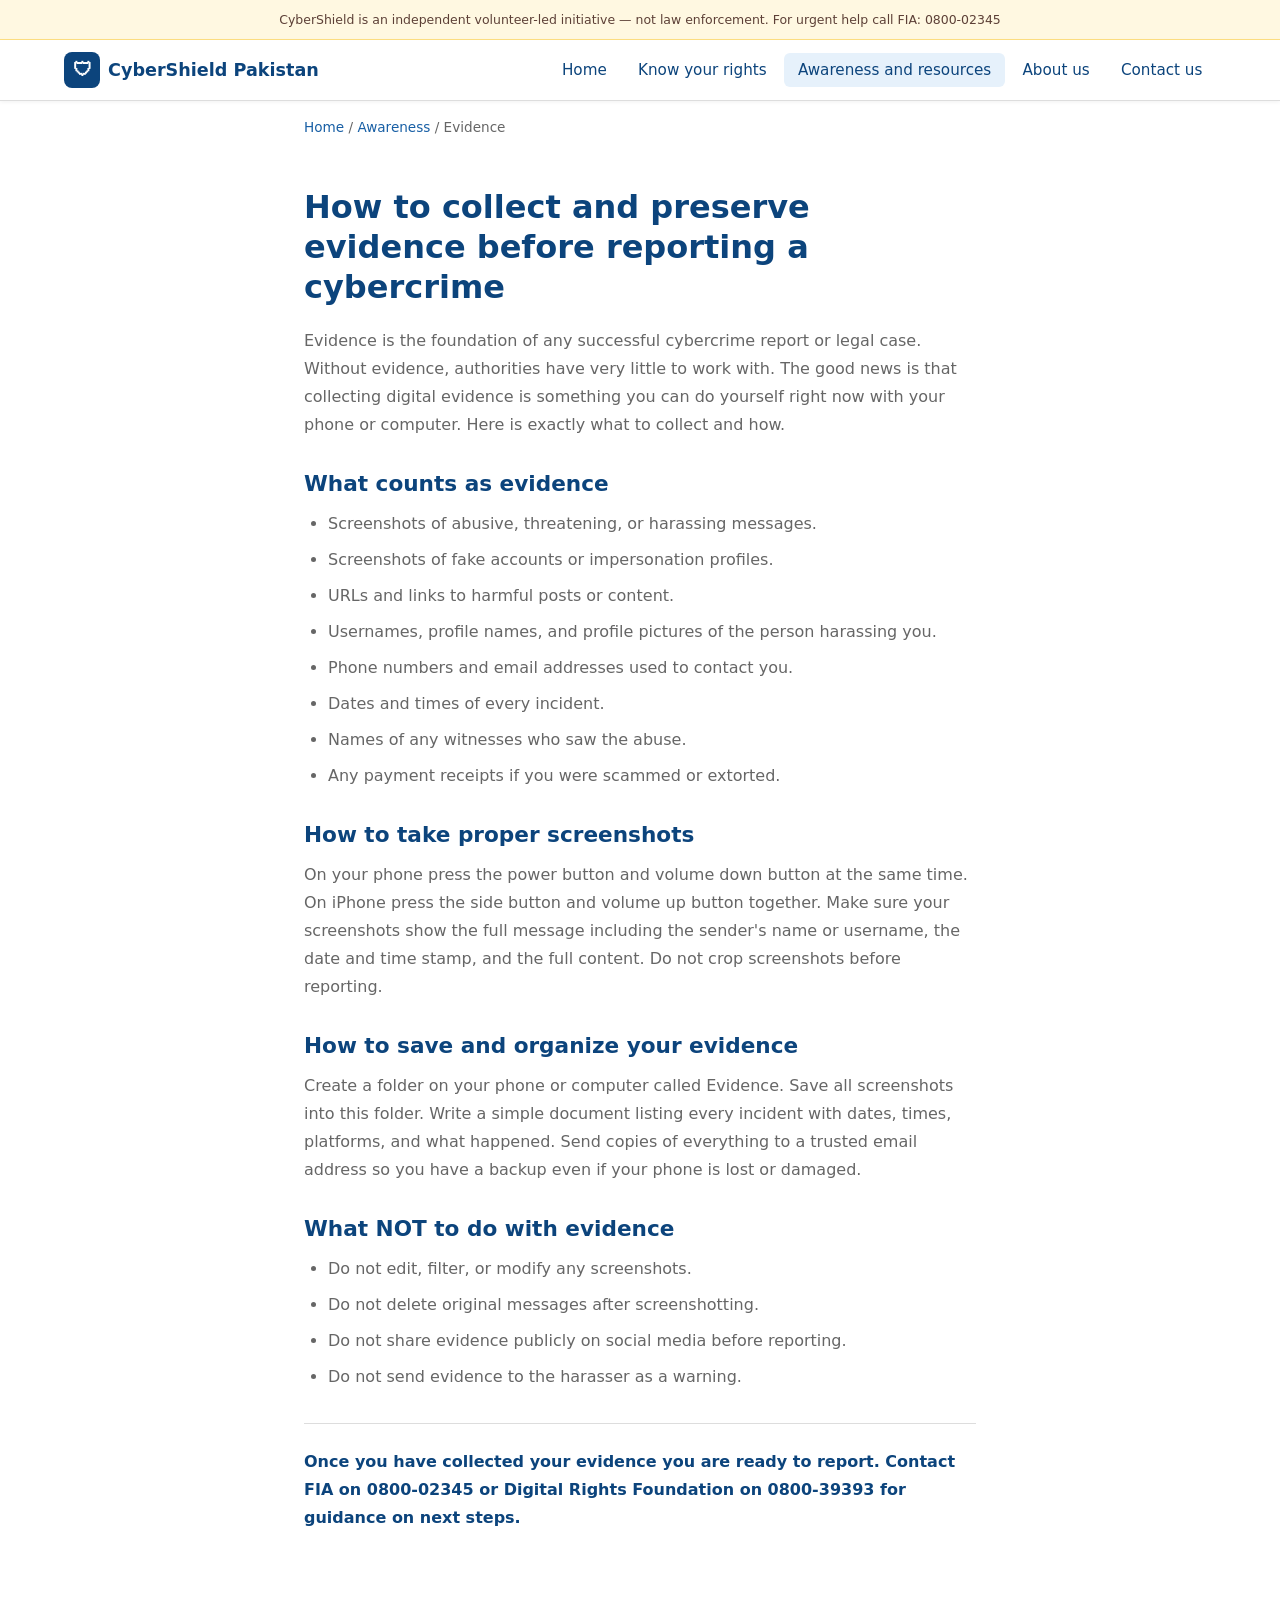
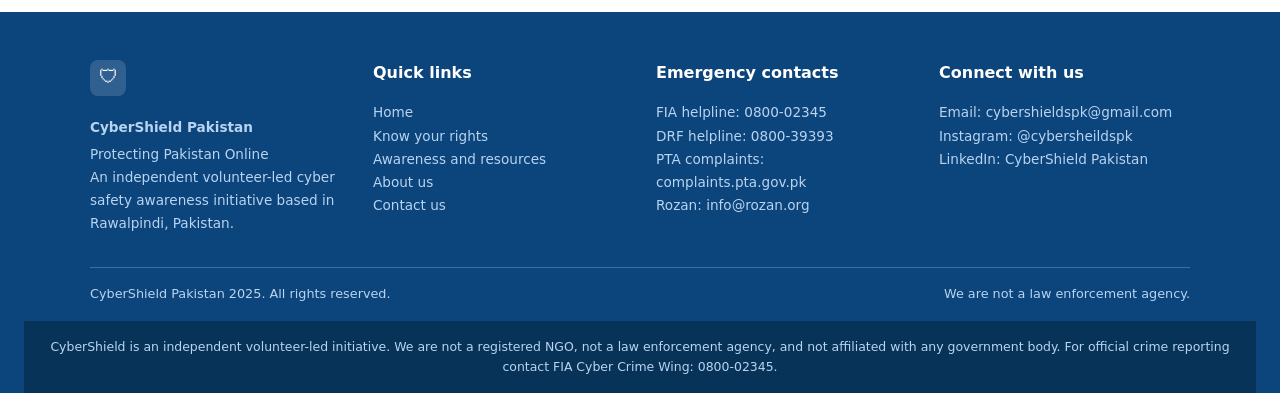
<file: cybershield-pakistan/articles/evidence.html>
<!DOCTYPE html>
<html lang="en">
<head>
  <meta charset="UTF-8">
  <meta name="viewport" content="width=device-width, initial-scale=1.0">
  <meta name="description" content="CyberShield Pakistan helps victims of cyberbullying, online harassment, hacking, impersonation, and image leaks by providing awareness resources and support information.">
  <title>Collect evidence — CyberShield Pakistan</title>
  <link rel="stylesheet" href="../css/styles.css">
</head>
<body>
<div class="page-disclaimer">CyberShield is an independent volunteer-led initiative — not law enforcement. For urgent help call FIA: 0800-02345</div>
<nav class="site-nav">
  <div class="nav-inner">
    <a href="../index.html" class="nav-logo"><span class="nav-logo-icon">🛡</span> CyberShield Pakistan</a>
    <button class="nav-toggle" aria-label="Menu">☰</button>
        <ul class="nav-links">
      <li><a href="../index.html">Home</a></li>
      <li><a href="../know-your-rights.html">Know your rights</a></li>
      <li><a href="../awareness.html">Awareness and resources</a></li>
      <li><a href="../about.html">About us</a></li>
      <li><a href="../contact.html">Contact us</a></li>
    </ul>
  </div>
</nav>
<p class="breadcrumb"><a href="../index.html">Home</a> / <a href="../awareness.html">Awareness</a> / Evidence</p>
<article class="article-content">
  <h1>How to collect and preserve evidence before reporting a cybercrime</h1>
  <p>Evidence is the foundation of any successful cybercrime report or legal case. Without evidence, authorities have very little to work with. The good news is that collecting digital evidence is something you can do yourself right now with your phone or computer. Here is exactly what to collect and how.</p>

  <h2>What counts as evidence</h2>
  <ul>
    <li>Screenshots of abusive, threatening, or harassing messages.</li>
    <li>Screenshots of fake accounts or impersonation profiles.</li>
    <li>URLs and links to harmful posts or content.</li>
    <li>Usernames, profile names, and profile pictures of the person harassing you.</li>
    <li>Phone numbers and email addresses used to contact you.</li>
    <li>Dates and times of every incident.</li>
    <li>Names of any witnesses who saw the abuse.</li>
    <li>Any payment receipts if you were scammed or extorted.</li>
  </ul>

  <h2>How to take proper screenshots</h2>
  <p>On your phone press the power button and volume down button at the same time. On iPhone press the side button and volume up button together. Make sure your screenshots show the full message including the sender's name or username, the date and time stamp, and the full content. Do not crop screenshots before reporting.</p>

  <h2>How to save and organize your evidence</h2>
  <p>Create a folder on your phone or computer called Evidence. Save all screenshots into this folder. Write a simple document listing every incident with dates, times, platforms, and what happened. Send copies of everything to a trusted email address so you have a backup even if your phone is lost or damaged.</p>

  <h2>What NOT to do with evidence</h2>
  <ul>
    <li>Do not edit, filter, or modify any screenshots.</li>
    <li>Do not delete original messages after screenshotting.</li>
    <li>Do not share evidence publicly on social media before reporting.</li>
    <li>Do not send evidence to the harasser as a warning.</li>
  </ul>
  <p class="article-closing">Once you have collected your evidence you are ready to report. Contact FIA on 0800-02345 or Digital Rights Foundation on 0800-39393 for guidance on next steps.</p>
</article>

<footer class="site-footer">
  <div class="footer-grid">
    <div class="footer-col">
      <span class="nav-logo-icon">🛡</span>
      <p class="footer-logo-text">CyberShield Pakistan</p>
      <p class="footer-tagline">Protecting Pakistan Online</p>
      <p>An independent volunteer-led cyber safety awareness initiative based in Rawalpindi, Pakistan.</p>
    </div>
    <div class="footer-col">
      <h4>Quick links</h4>
      <ul>
        <li><a href="../index.html">Home</a></li>
        <li><a href="../know-your-rights.html">Know your rights</a></li>
        <li><a href="../awareness.html">Awareness and resources</a></li>
        <li><a href="../about.html">About us</a></li>
        <li><a href="../contact.html">Contact us</a></li>
      </ul>
    </div>
    <div class="footer-col">
      <h4>Emergency contacts</h4>
      <ul>
        <li>FIA helpline: 0800-02345</li>
        <li>DRF helpline: 0800-39393</li>
        <li>PTA complaints: complaints.pta.gov.pk</li>
        <li>Rozan: info@rozan.org</li>
      </ul>
    </div>
    <div class="footer-col">
      <h4>Connect with us</h4>
      <ul>
        <li>Email: <a href="mailto:cybershieldspk@gmail.com">cybershieldspk@gmail.com</a></li>
        <li>Instagram: <a href="https://www.instagram.com/cybersheildspk/" target="_blank" rel="noopener">@cybersheildspk</a></li>
        <li>LinkedIn: <a href="https://www.linkedin.com/company/cybersheildspk/about/" target="_blank" rel="noopener">CyberShield Pakistan</a></li>
      </ul>
    </div>
  </div>
  <div class="footer-bar">
    <span>CyberShield Pakistan 2025. All rights reserved.</span>
    <span>We are not a law enforcement agency.</span>
  </div>

<div class="footer-disclaimer-bar">
  CyberShield is an independent volunteer-led initiative. We are not a registered NGO, not a law enforcement agency, and not affiliated with any government body. For official crime reporting contact FIA Cyber Crime Wing: 0800-02345.
</div>

<script src="../js/main.js"></script>
</body>
</html>
</file>
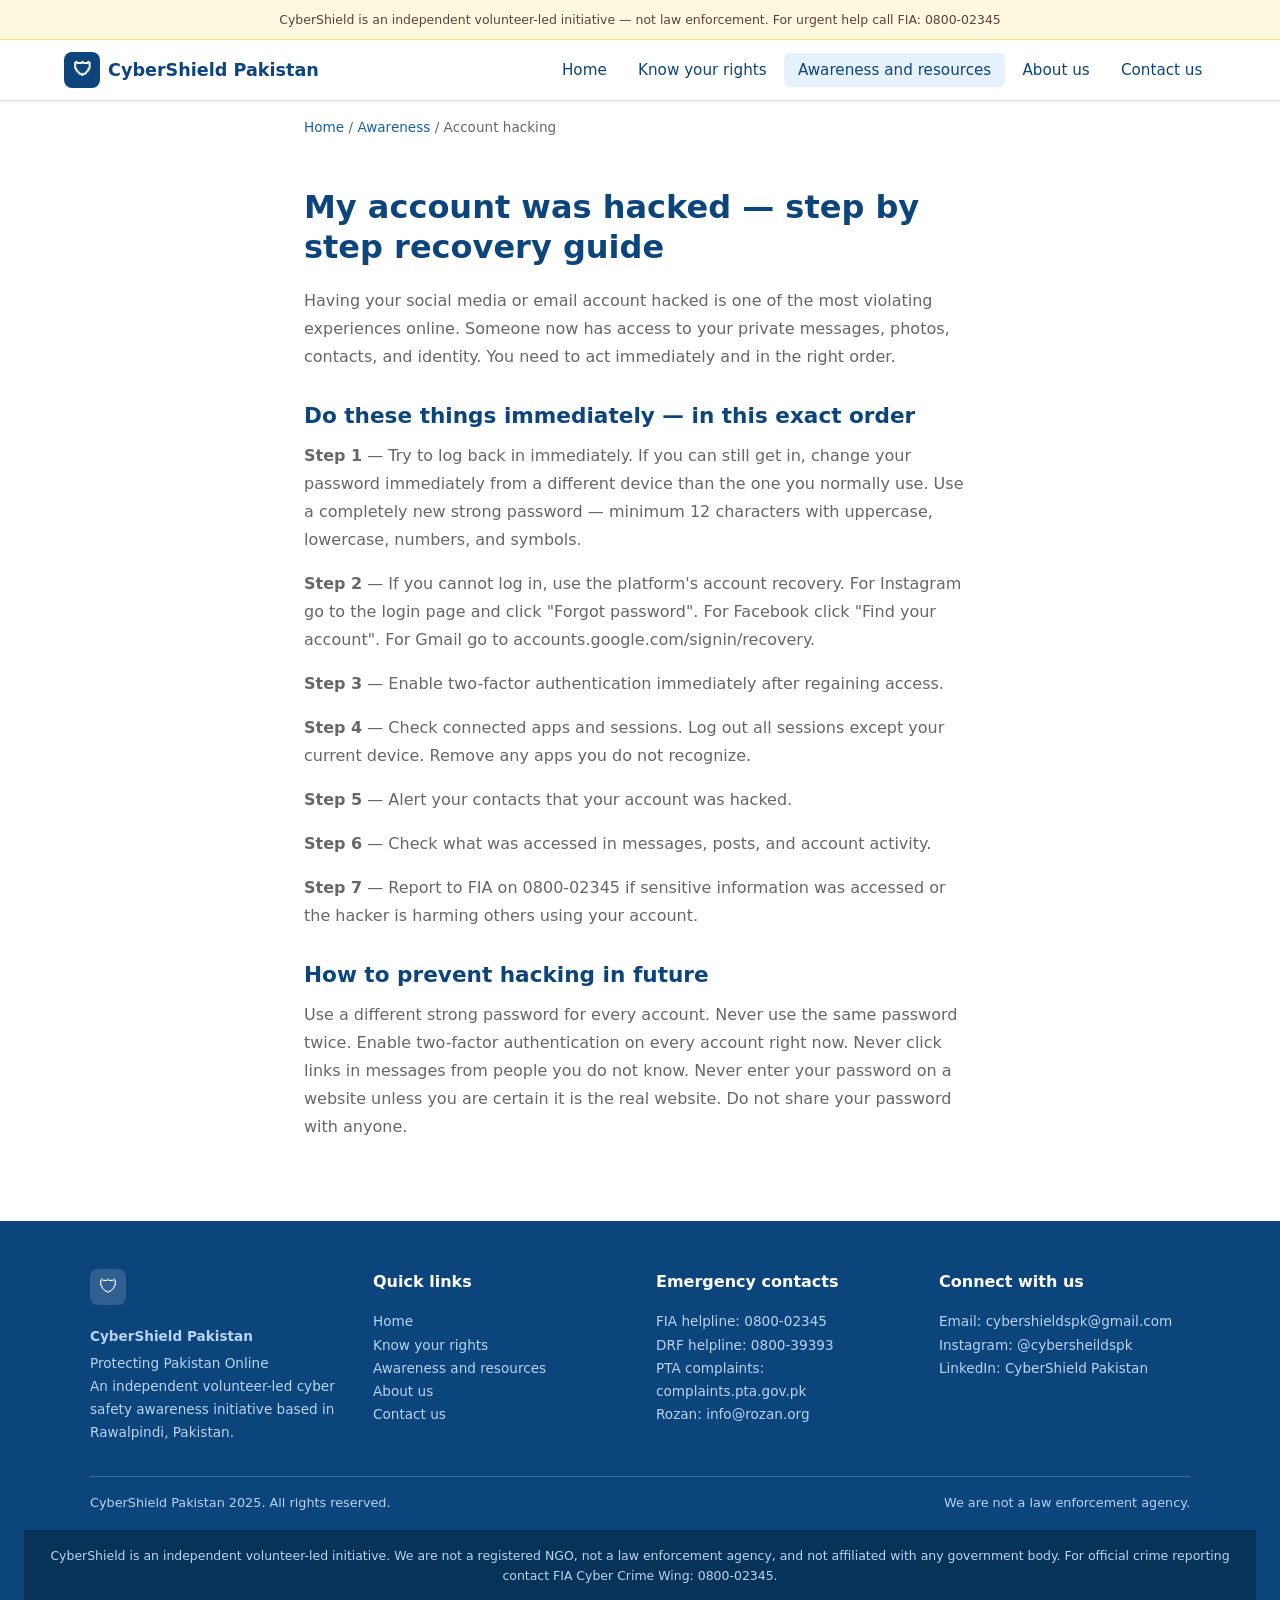
<file: cybershield-pakistan/articles/hacking.html>
<!DOCTYPE html>
<html lang="en">
<head>
  <meta charset="UTF-8">
  <meta name="viewport" content="width=device-width, initial-scale=1.0">
  <meta name="description" content="CyberShield Pakistan helps victims of cyberbullying, online harassment, hacking, impersonation, and image leaks by providing awareness resources and support information.">
  <title>Account hacking — CyberShield Pakistan</title>
  <link rel="stylesheet" href="../css/styles.css">
</head>
<body>
<div class="page-disclaimer">CyberShield is an independent volunteer-led initiative — not law enforcement. For urgent help call FIA: 0800-02345</div>
<nav class="site-nav">
  <div class="nav-inner">
    <a href="../index.html" class="nav-logo"><span class="nav-logo-icon">🛡</span> CyberShield Pakistan</a>
    <button class="nav-toggle" aria-label="Menu">☰</button>
        <ul class="nav-links">
      <li><a href="../index.html">Home</a></li>
      <li><a href="../know-your-rights.html">Know your rights</a></li>
      <li><a href="../awareness.html">Awareness and resources</a></li>
      <li><a href="../about.html">About us</a></li>
      <li><a href="../contact.html">Contact us</a></li>
    </ul>
  </div>
</nav>
<p class="breadcrumb"><a href="../index.html">Home</a> / <a href="../awareness.html">Awareness</a> / Account hacking</p>
<article class="article-content">
  <h1>My account was hacked — step by step recovery guide</h1>
  <p>Having your social media or email account hacked is one of the most violating experiences online. Someone now has access to your private messages, photos, contacts, and identity. You need to act immediately and in the right order.</p>

  <h2>Do these things immediately — in this exact order</h2>
  <p><strong>Step 1</strong> — Try to log back in immediately. If you can still get in, change your password immediately from a different device than the one you normally use. Use a completely new strong password — minimum 12 characters with uppercase, lowercase, numbers, and symbols.</p>
  <p><strong>Step 2</strong> — If you cannot log in, use the platform's account recovery. For Instagram go to the login page and click "Forgot password". For Facebook click "Find your account". For Gmail go to accounts.google.com/signin/recovery.</p>
  <p><strong>Step 3</strong> — Enable two-factor authentication immediately after regaining access.</p>
  <p><strong>Step 4</strong> — Check connected apps and sessions. Log out all sessions except your current device. Remove any apps you do not recognize.</p>
  <p><strong>Step 5</strong> — Alert your contacts that your account was hacked.</p>
  <p><strong>Step 6</strong> — Check what was accessed in messages, posts, and account activity.</p>
  <p><strong>Step 7</strong> — Report to FIA on 0800-02345 if sensitive information was accessed or the hacker is harming others using your account.</p>

  <h2>How to prevent hacking in future</h2>
  <p>Use a different strong password for every account. Never use the same password twice. Enable two-factor authentication on every account right now. Never click links in messages from people you do not know. Never enter your password on a website unless you are certain it is the real website. Do not share your password with anyone.</p>
</article>

<footer class="site-footer">
  <div class="footer-grid">
    <div class="footer-col">
      <span class="nav-logo-icon">🛡</span>
      <p class="footer-logo-text">CyberShield Pakistan</p>
      <p class="footer-tagline">Protecting Pakistan Online</p>
      <p>An independent volunteer-led cyber safety awareness initiative based in Rawalpindi, Pakistan.</p>
    </div>
    <div class="footer-col">
      <h4>Quick links</h4>
      <ul>
        <li><a href="../index.html">Home</a></li>
        <li><a href="../know-your-rights.html">Know your rights</a></li>
        <li><a href="../awareness.html">Awareness and resources</a></li>
        <li><a href="../about.html">About us</a></li>
        <li><a href="../contact.html">Contact us</a></li>
      </ul>
    </div>
    <div class="footer-col">
      <h4>Emergency contacts</h4>
      <ul>
        <li>FIA helpline: 0800-02345</li>
        <li>DRF helpline: 0800-39393</li>
        <li>PTA complaints: complaints.pta.gov.pk</li>
        <li>Rozan: info@rozan.org</li>
      </ul>
    </div>
    <div class="footer-col">
      <h4>Connect with us</h4>
      <ul>
        <li>Email: <a href="mailto:cybershieldspk@gmail.com">cybershieldspk@gmail.com</a></li>
        <li>Instagram: <a href="https://www.instagram.com/cybersheildspk/" target="_blank" rel="noopener">@cybersheildspk</a></li>
        <li>LinkedIn: <a href="https://www.linkedin.com/company/cybersheildspk/about/" target="_blank" rel="noopener">CyberShield Pakistan</a></li>
      </ul>
    </div>
  </div>
  <div class="footer-bar">
    <span>CyberShield Pakistan 2025. All rights reserved.</span>
    <span>We are not a law enforcement agency.</span>
  </div>

<div class="footer-disclaimer-bar">
  CyberShield is an independent volunteer-led initiative. We are not a registered NGO, not a law enforcement agency, and not affiliated with any government body. For official crime reporting contact FIA Cyber Crime Wing: 0800-02345.
</div>

<script src="../js/main.js"></script>
</body>
</html>
</file>
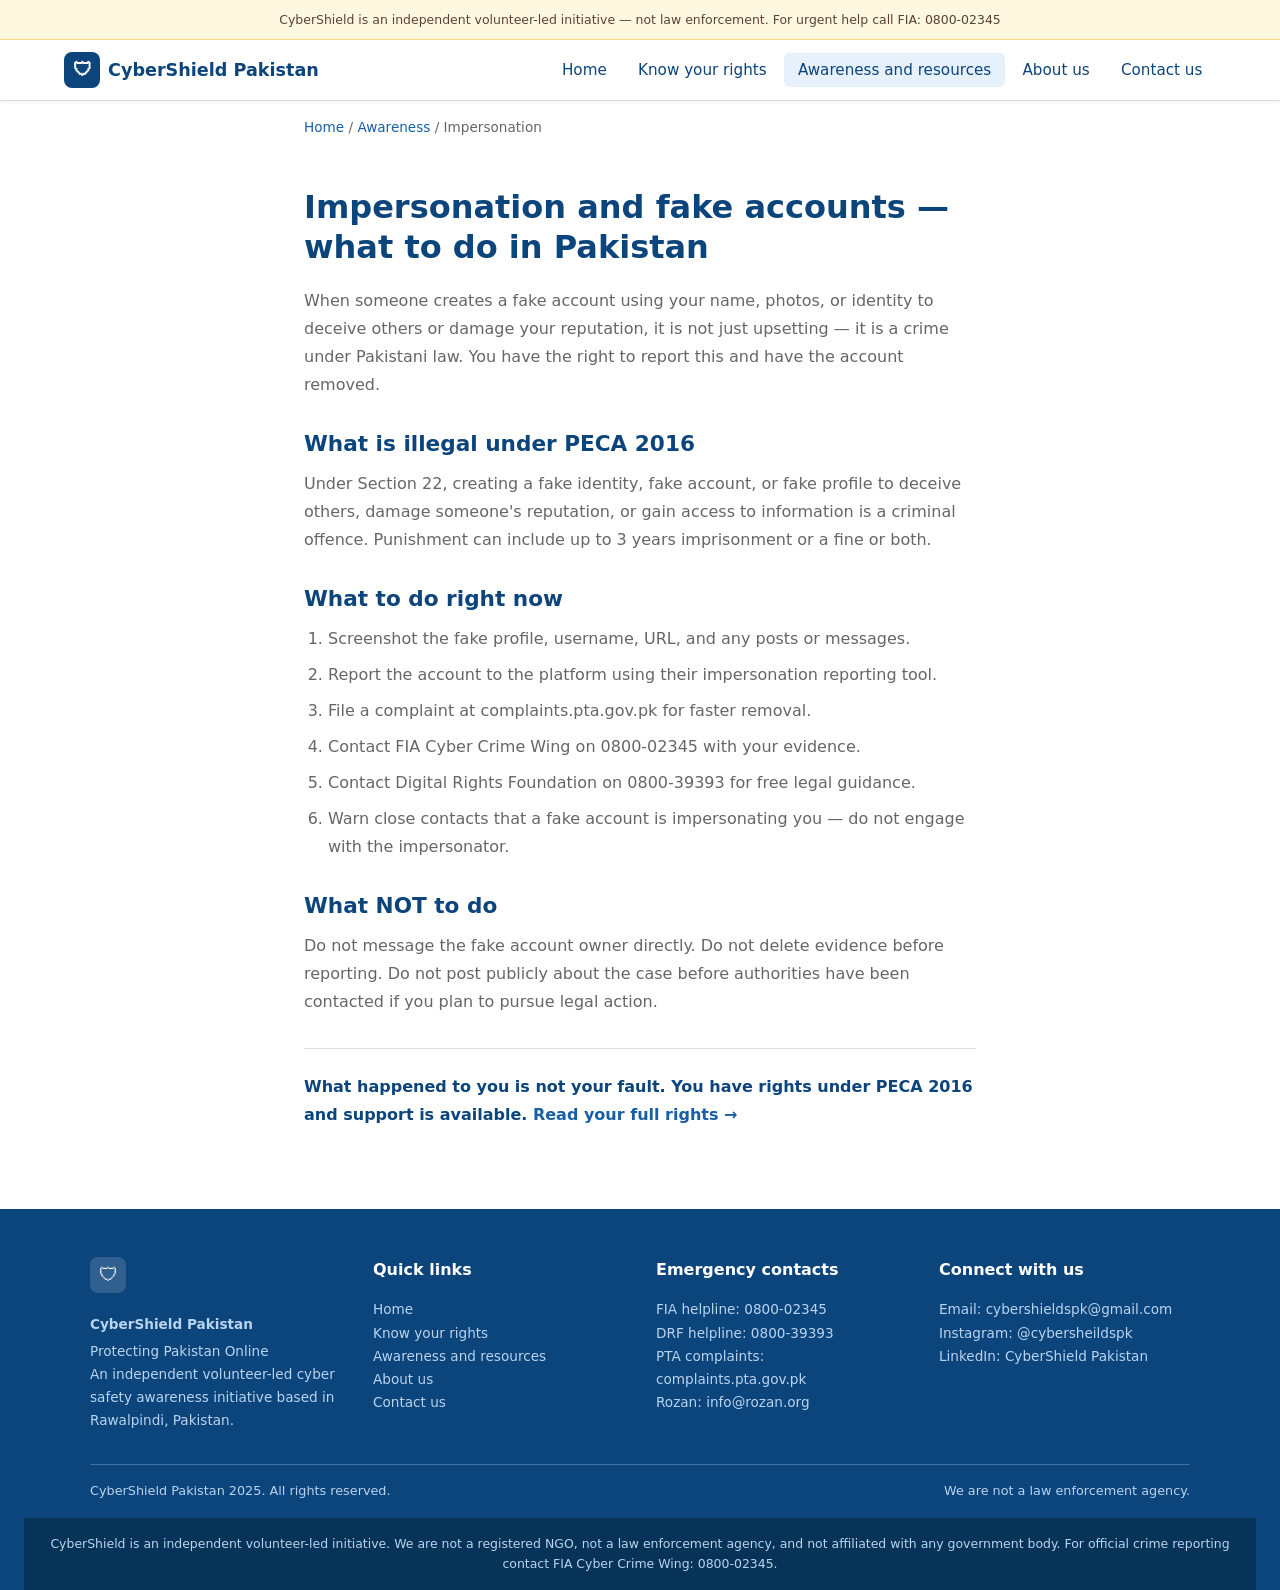
<file: cybershield-pakistan/articles/impersonation.html>
<!DOCTYPE html>
<html lang="en">
<head>
  <meta charset="UTF-8">
  <meta name="viewport" content="width=device-width, initial-scale=1.0">
  <meta name="description" content="CyberShield Pakistan helps victims of cyberbullying, online harassment, hacking, impersonation, and image leaks by providing awareness resources and support information.">
  <title>Impersonation and fake accounts — CyberShield Pakistan</title>
  <link rel="stylesheet" href="../css/styles.css">
</head>
<body>
<div class="page-disclaimer">CyberShield is an independent volunteer-led initiative — not law enforcement. For urgent help call FIA: 0800-02345</div>
<nav class="site-nav">
  <div class="nav-inner">
    <a href="../index.html" class="nav-logo"><span class="nav-logo-icon">🛡</span> CyberShield Pakistan</a>
    <button class="nav-toggle" aria-label="Menu">☰</button>
        <ul class="nav-links">
      <li><a href="../index.html">Home</a></li>
      <li><a href="../know-your-rights.html">Know your rights</a></li>
      <li><a href="../awareness.html">Awareness and resources</a></li>
      <li><a href="../about.html">About us</a></li>
      <li><a href="../contact.html">Contact us</a></li>
    </ul>
  </div>
</nav>
<p class="breadcrumb"><a href="../index.html">Home</a> / <a href="../awareness.html">Awareness</a> / Impersonation</p>
<article class="article-content">
  <h1>Impersonation and fake accounts — what to do in Pakistan</h1>
  <p>When someone creates a fake account using your name, photos, or identity to deceive others or damage your reputation, it is not just upsetting — it is a crime under Pakistani law. You have the right to report this and have the account removed.</p>

  <h2>What is illegal under PECA 2016</h2>
  <p>Under Section 22, creating a fake identity, fake account, or fake profile to deceive others, damage someone's reputation, or gain access to information is a criminal offence. Punishment can include up to 3 years imprisonment or a fine or both.</p>

  <h2>What to do right now</h2>
  <ol>
    <li>Screenshot the fake profile, username, URL, and any posts or messages.</li>
    <li>Report the account to the platform using their impersonation reporting tool.</li>
    <li>File a complaint at complaints.pta.gov.pk for faster removal.</li>
    <li>Contact FIA Cyber Crime Wing on 0800-02345 with your evidence.</li>
    <li>Contact Digital Rights Foundation on 0800-39393 for free legal guidance.</li>
    <li>Warn close contacts that a fake account is impersonating you — do not engage with the impersonator.</li>
  </ol>

  <h2>What NOT to do</h2>
  <p>Do not message the fake account owner directly. Do not delete evidence before reporting. Do not post publicly about the case before authorities have been contacted if you plan to pursue legal action.</p>
  <p class="article-closing">What happened to you is not your fault. You have rights under PECA 2016 and support is available. <a href="../know-your-rights.html">Read your full rights →</a></p>
</article>

<footer class="site-footer">
  <div class="footer-grid">
    <div class="footer-col">
      <span class="nav-logo-icon">🛡</span>
      <p class="footer-logo-text">CyberShield Pakistan</p>
      <p class="footer-tagline">Protecting Pakistan Online</p>
      <p>An independent volunteer-led cyber safety awareness initiative based in Rawalpindi, Pakistan.</p>
    </div>
    <div class="footer-col">
      <h4>Quick links</h4>
      <ul>
        <li><a href="../index.html">Home</a></li>
        <li><a href="../know-your-rights.html">Know your rights</a></li>
        <li><a href="../awareness.html">Awareness and resources</a></li>
        <li><a href="../about.html">About us</a></li>
        <li><a href="../contact.html">Contact us</a></li>
      </ul>
    </div>
    <div class="footer-col">
      <h4>Emergency contacts</h4>
      <ul>
        <li>FIA helpline: 0800-02345</li>
        <li>DRF helpline: 0800-39393</li>
        <li>PTA complaints: complaints.pta.gov.pk</li>
        <li>Rozan: info@rozan.org</li>
      </ul>
    </div>
    <div class="footer-col">
      <h4>Connect with us</h4>
      <ul>
        <li>Email: <a href="mailto:cybershieldspk@gmail.com">cybershieldspk@gmail.com</a></li>
        <li>Instagram: <a href="https://www.instagram.com/cybersheildspk/" target="_blank" rel="noopener">@cybersheildspk</a></li>
        <li>LinkedIn: <a href="https://www.linkedin.com/company/cybersheildspk/about/" target="_blank" rel="noopener">CyberShield Pakistan</a></li>
      </ul>
    </div>
  </div>
  <div class="footer-bar">
    <span>CyberShield Pakistan 2025. All rights reserved.</span>
    <span>We are not a law enforcement agency.</span>
  </div>

<div class="footer-disclaimer-bar">
  CyberShield is an independent volunteer-led initiative. We are not a registered NGO, not a law enforcement agency, and not affiliated with any government body. For official crime reporting contact FIA Cyber Crime Wing: 0800-02345.
</div>

<script src="../js/main.js"></script>
</body>
</html>
</file>
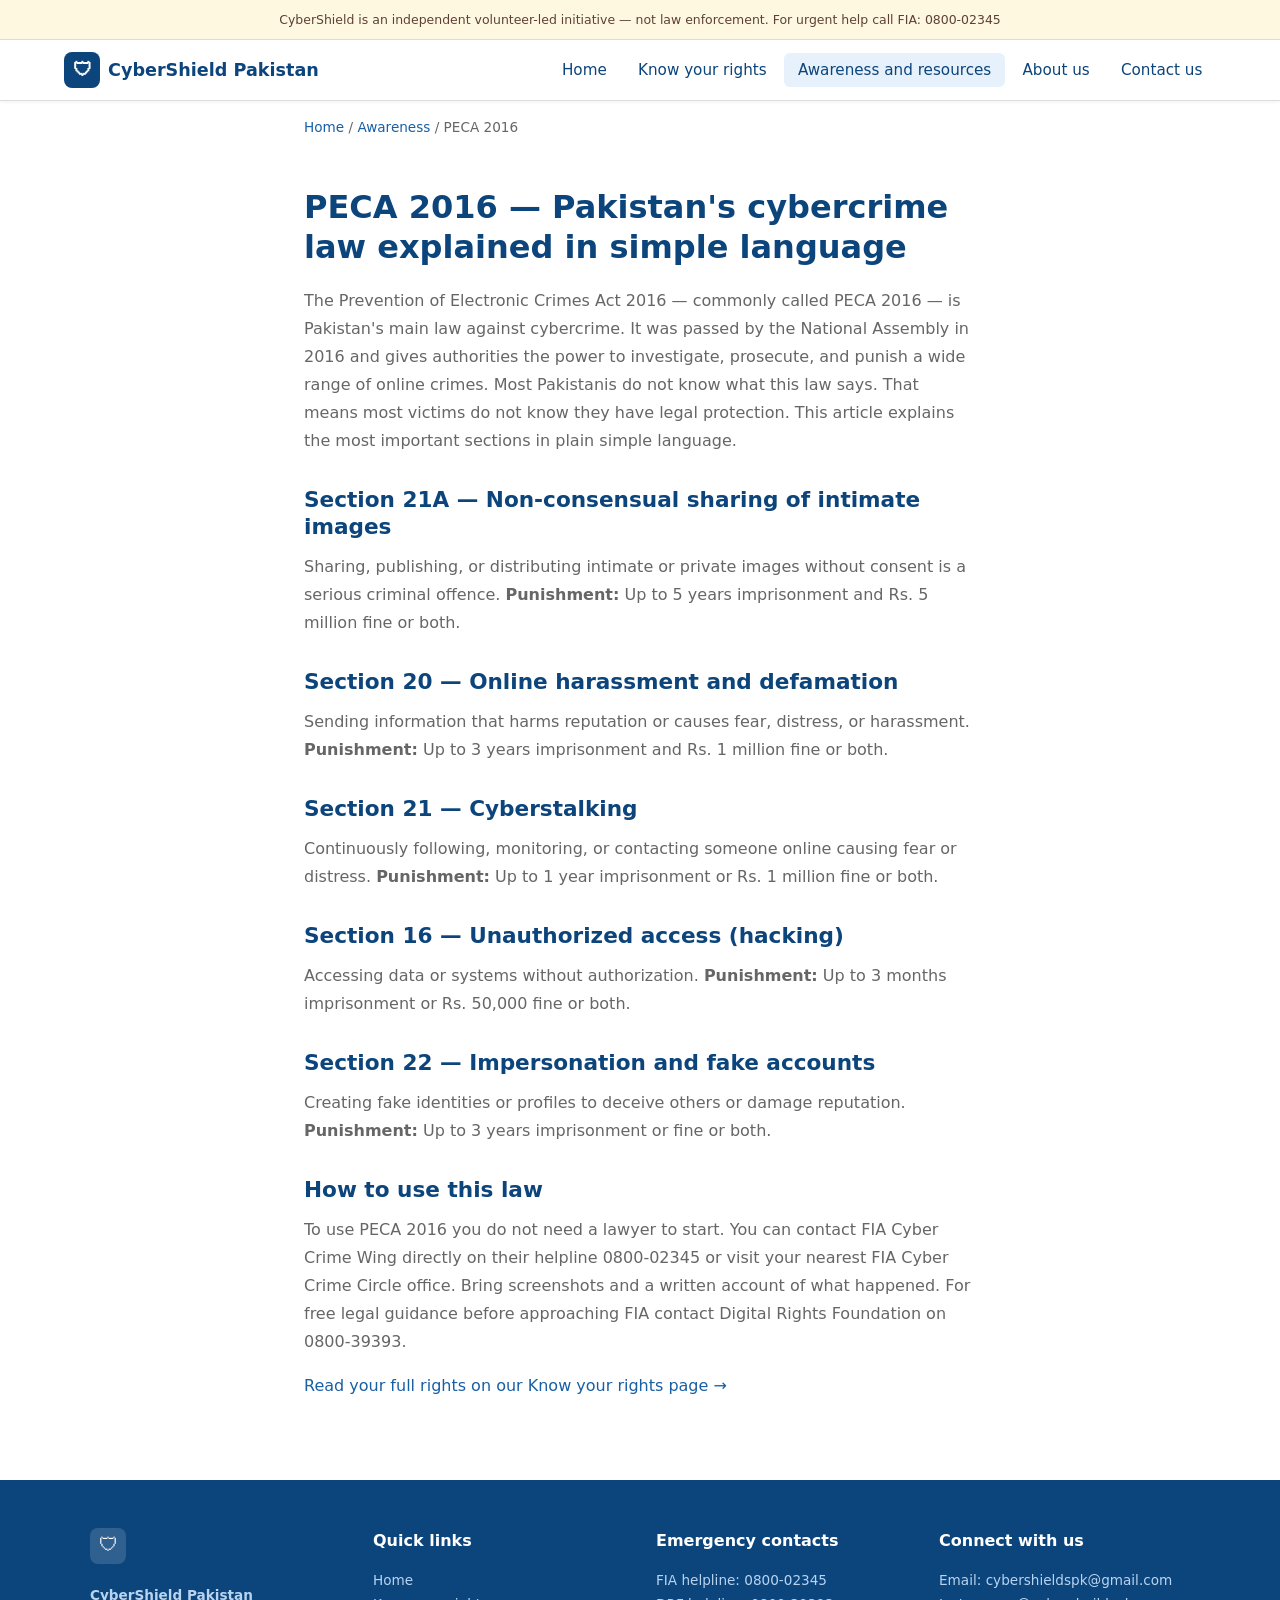
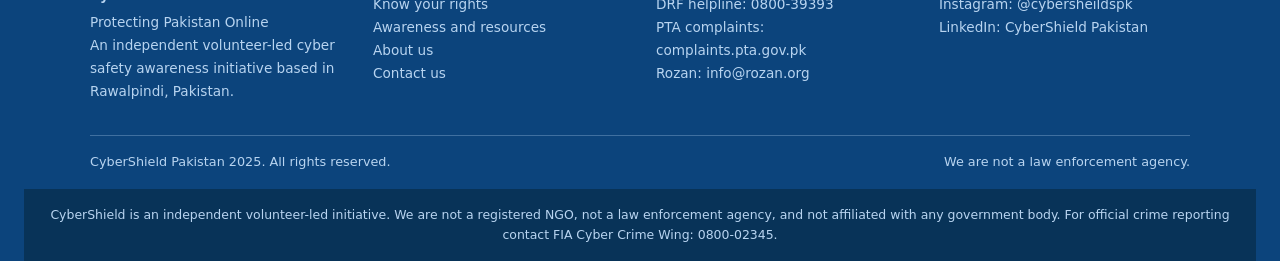
<file: cybershield-pakistan/articles/peca-2016.html>
<!DOCTYPE html>
<html lang="en">
<head>
  <meta charset="UTF-8">
  <meta name="viewport" content="width=device-width, initial-scale=1.0">
  <meta name="description" content="CyberShield Pakistan helps victims of cyberbullying, online harassment, hacking, impersonation, and image leaks by providing awareness resources and support information.">
  <title>PECA 2016 explained — CyberShield Pakistan</title>
  <link rel="stylesheet" href="../css/styles.css">
</head>
<body>
<div class="page-disclaimer">CyberShield is an independent volunteer-led initiative — not law enforcement. For urgent help call FIA: 0800-02345</div>
<nav class="site-nav">
  <div class="nav-inner">
    <a href="../index.html" class="nav-logo"><span class="nav-logo-icon">🛡</span> CyberShield Pakistan</a>
    <button class="nav-toggle" aria-label="Menu">☰</button>
        <ul class="nav-links">
      <li><a href="../index.html">Home</a></li>
      <li><a href="../know-your-rights.html">Know your rights</a></li>
      <li><a href="../awareness.html">Awareness and resources</a></li>
      <li><a href="../about.html">About us</a></li>
      <li><a href="../contact.html">Contact us</a></li>
    </ul>
  </div>
</nav>
<p class="breadcrumb"><a href="../index.html">Home</a> / <a href="../awareness.html">Awareness</a> / PECA 2016</p>
<article class="article-content">
  <h1>PECA 2016 — Pakistan's cybercrime law explained in simple language</h1>
  <p>The Prevention of Electronic Crimes Act 2016 — commonly called PECA 2016 — is Pakistan's main law against cybercrime. It was passed by the National Assembly in 2016 and gives authorities the power to investigate, prosecute, and punish a wide range of online crimes. Most Pakistanis do not know what this law says. That means most victims do not know they have legal protection. This article explains the most important sections in plain simple language.</p>

  <h2>Section 21A — Non-consensual sharing of intimate images</h2>
  <p>Sharing, publishing, or distributing intimate or private images without consent is a serious criminal offence. <strong>Punishment:</strong> Up to 5 years imprisonment and Rs. 5 million fine or both.</p>

  <h2>Section 20 — Online harassment and defamation</h2>
  <p>Sending information that harms reputation or causes fear, distress, or harassment. <strong>Punishment:</strong> Up to 3 years imprisonment and Rs. 1 million fine or both.</p>

  <h2>Section 21 — Cyberstalking</h2>
  <p>Continuously following, monitoring, or contacting someone online causing fear or distress. <strong>Punishment:</strong> Up to 1 year imprisonment or Rs. 1 million fine or both.</p>

  <h2>Section 16 — Unauthorized access (hacking)</h2>
  <p>Accessing data or systems without authorization. <strong>Punishment:</strong> Up to 3 months imprisonment or Rs. 50,000 fine or both.</p>

  <h2>Section 22 — Impersonation and fake accounts</h2>
  <p>Creating fake identities or profiles to deceive others or damage reputation. <strong>Punishment:</strong> Up to 3 years imprisonment or fine or both.</p>

  <h2>How to use this law</h2>
  <p>To use PECA 2016 you do not need a lawyer to start. You can contact FIA Cyber Crime Wing directly on their helpline 0800-02345 or visit your nearest FIA Cyber Crime Circle office. Bring screenshots and a written account of what happened. For free legal guidance before approaching FIA contact Digital Rights Foundation on 0800-39393.</p>
  <p><a href="../know-your-rights.html">Read your full rights on our Know your rights page →</a></p>
</article>

<footer class="site-footer">
  <div class="footer-grid">
    <div class="footer-col">
      <span class="nav-logo-icon">🛡</span>
      <p class="footer-logo-text">CyberShield Pakistan</p>
      <p class="footer-tagline">Protecting Pakistan Online</p>
      <p>An independent volunteer-led cyber safety awareness initiative based in Rawalpindi, Pakistan.</p>
    </div>
    <div class="footer-col">
      <h4>Quick links</h4>
      <ul>
        <li><a href="../index.html">Home</a></li>
        <li><a href="../know-your-rights.html">Know your rights</a></li>
        <li><a href="../awareness.html">Awareness and resources</a></li>
        <li><a href="../about.html">About us</a></li>
        <li><a href="../contact.html">Contact us</a></li>
      </ul>
    </div>
    <div class="footer-col">
      <h4>Emergency contacts</h4>
      <ul>
        <li>FIA helpline: 0800-02345</li>
        <li>DRF helpline: 0800-39393</li>
        <li>PTA complaints: complaints.pta.gov.pk</li>
        <li>Rozan: info@rozan.org</li>
      </ul>
    </div>
    <div class="footer-col">
      <h4>Connect with us</h4>
      <ul>
        <li>Email: <a href="mailto:cybershieldspk@gmail.com">cybershieldspk@gmail.com</a></li>
        <li>Instagram: <a href="https://www.instagram.com/cybersheildspk/" target="_blank" rel="noopener">@cybersheildspk</a></li>
        <li>LinkedIn: <a href="https://www.linkedin.com/company/cybersheildspk/about/" target="_blank" rel="noopener">CyberShield Pakistan</a></li>
      </ul>
    </div>
  </div>
  <div class="footer-bar">
    <span>CyberShield Pakistan 2025. All rights reserved.</span>
    <span>We are not a law enforcement agency.</span>
  </div>

<div class="footer-disclaimer-bar">
  CyberShield is an independent volunteer-led initiative. We are not a registered NGO, not a law enforcement agency, and not affiliated with any government body. For official crime reporting contact FIA Cyber Crime Wing: 0800-02345.
</div>

<script src="../js/main.js"></script>
</body>
</html>
</file>
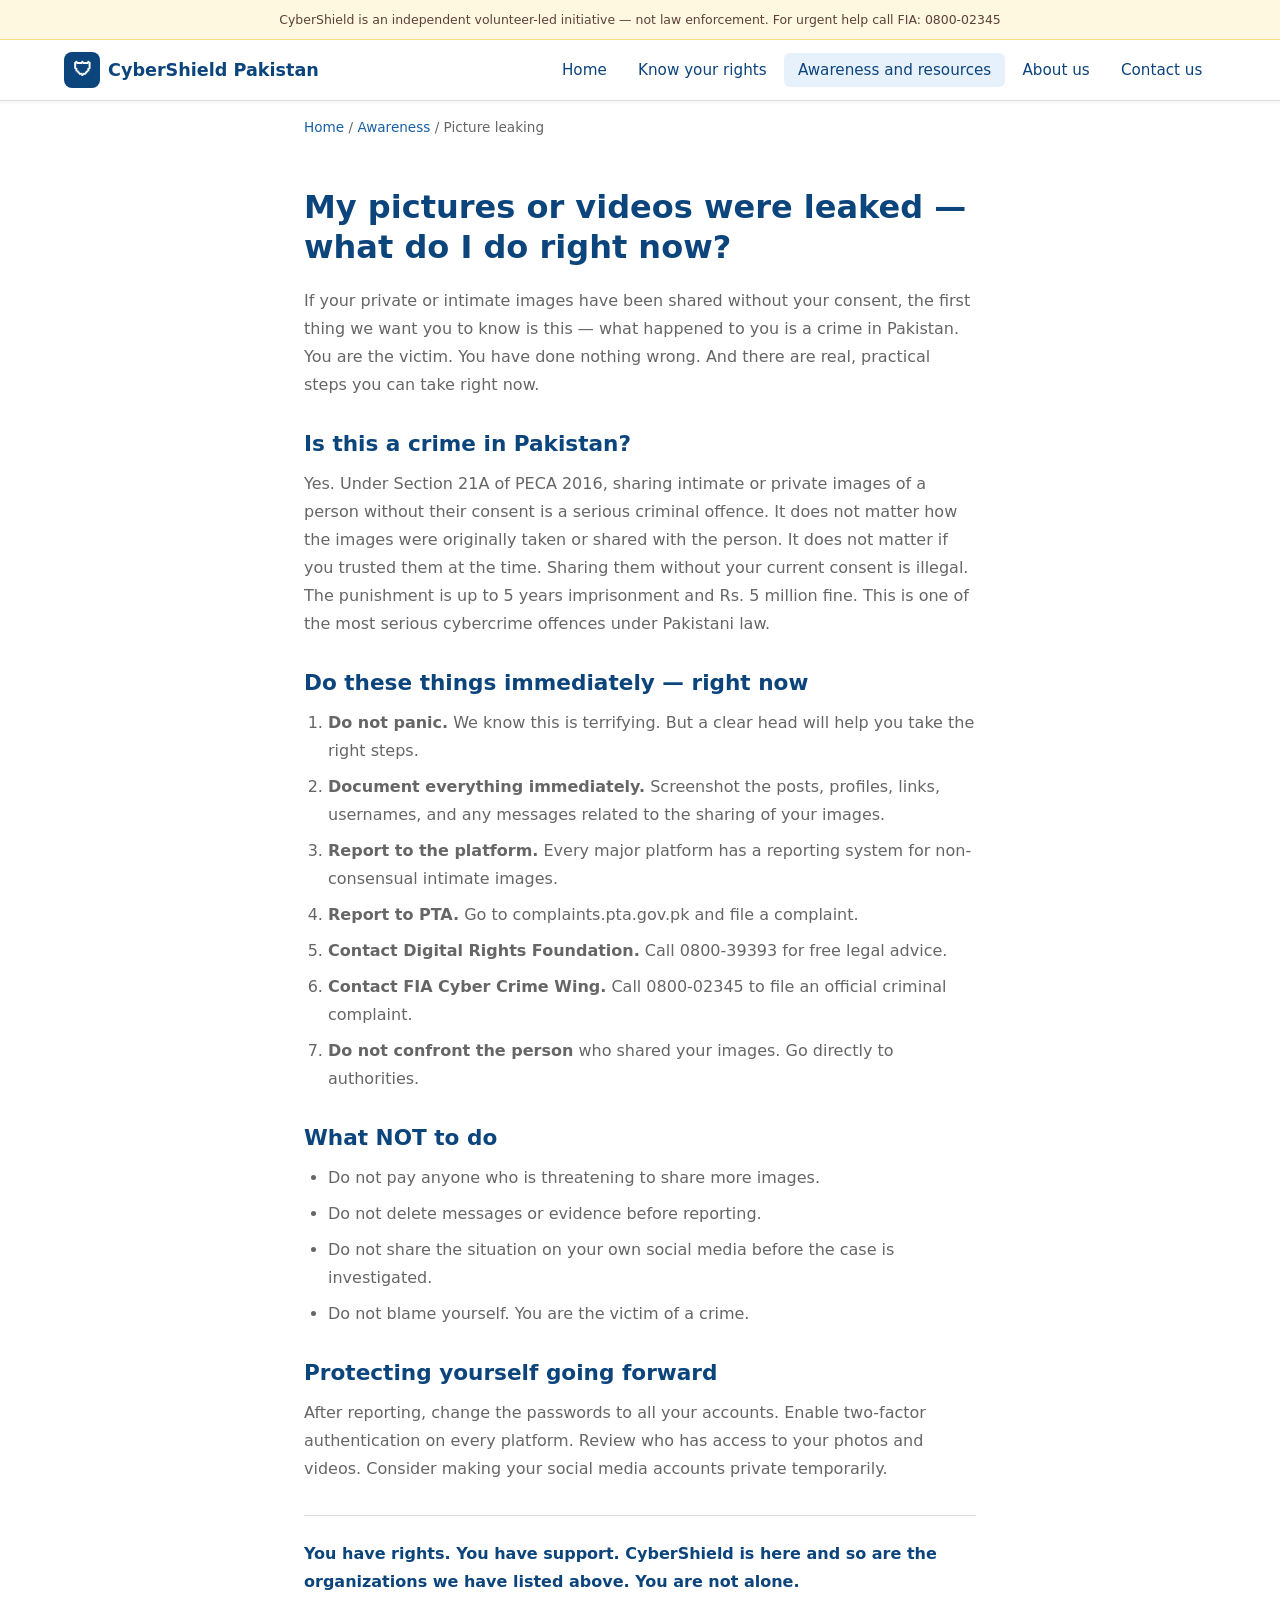
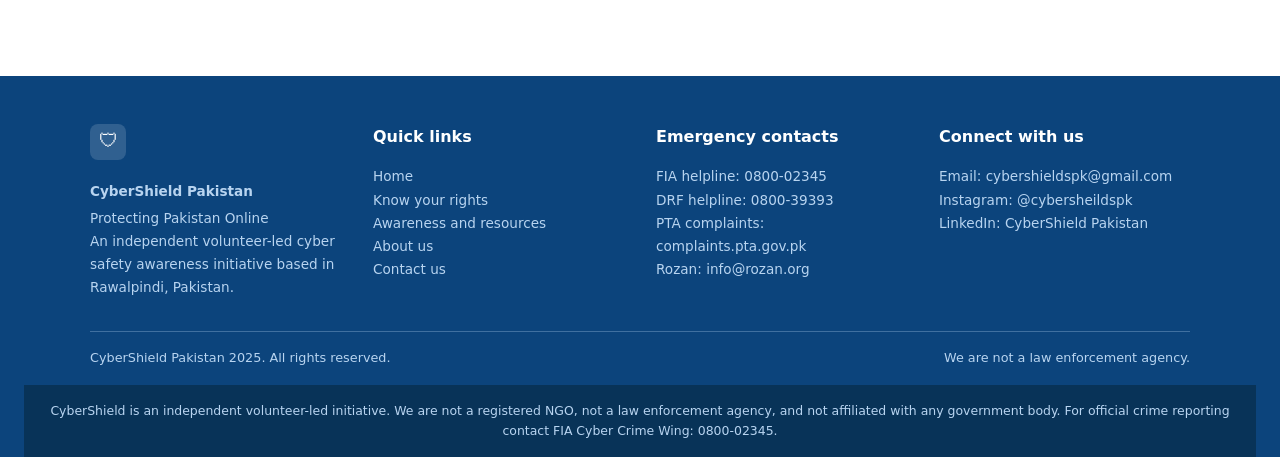
<file: cybershield-pakistan/articles/picture-leaking.html>
<!DOCTYPE html>
<html lang="en">
<head>
  <meta charset="UTF-8">
  <meta name="viewport" content="width=device-width, initial-scale=1.0">
  <meta name="description" content="CyberShield Pakistan helps victims of cyberbullying, online harassment, hacking, impersonation, and image leaks by providing awareness resources and support information.">
  <title>Picture leaking — CyberShield Pakistan</title>
  <link rel="stylesheet" href="../css/styles.css">
</head>
<body>
<div class="page-disclaimer">CyberShield is an independent volunteer-led initiative — not law enforcement. For urgent help call FIA: 0800-02345</div>
<nav class="site-nav">
  <div class="nav-inner">
    <a href="../index.html" class="nav-logo"><span class="nav-logo-icon">🛡</span> CyberShield Pakistan</a>
    <button class="nav-toggle" aria-label="Menu">☰</button>
        <ul class="nav-links">
      <li><a href="../index.html">Home</a></li>
      <li><a href="../know-your-rights.html">Know your rights</a></li>
      <li><a href="../awareness.html">Awareness and resources</a></li>
      <li><a href="../about.html">About us</a></li>
      <li><a href="../contact.html">Contact us</a></li>
    </ul>
  </div>
</nav>
<p class="breadcrumb"><a href="../index.html">Home</a> / <a href="../awareness.html">Awareness</a> / Picture leaking</p>
<article class="article-content">
  <h1>My pictures or videos were leaked — what do I do right now?</h1>
  <p>If your private or intimate images have been shared without your consent, the first thing we want you to know is this — what happened to you is a crime in Pakistan. You are the victim. You have done nothing wrong. And there are real, practical steps you can take right now.</p>

  <h2>Is this a crime in Pakistan?</h2>
  <p>Yes. Under Section 21A of PECA 2016, sharing intimate or private images of a person without their consent is a serious criminal offence. It does not matter how the images were originally taken or shared with the person. It does not matter if you trusted them at the time. Sharing them without your current consent is illegal. The punishment is up to 5 years imprisonment and Rs. 5 million fine. This is one of the most serious cybercrime offences under Pakistani law.</p>

  <h2>Do these things immediately — right now</h2>
  <ol>
    <li><strong>Do not panic.</strong> We know this is terrifying. But a clear head will help you take the right steps.</li>
    <li><strong>Document everything immediately.</strong> Screenshot the posts, profiles, links, usernames, and any messages related to the sharing of your images.</li>
    <li><strong>Report to the platform.</strong> Every major platform has a reporting system for non-consensual intimate images.</li>
    <li><strong>Report to PTA.</strong> Go to complaints.pta.gov.pk and file a complaint.</li>
    <li><strong>Contact Digital Rights Foundation.</strong> Call 0800-39393 for free legal advice.</li>
    <li><strong>Contact FIA Cyber Crime Wing.</strong> Call 0800-02345 to file an official criminal complaint.</li>
    <li><strong>Do not confront the person</strong> who shared your images. Go directly to authorities.</li>
  </ol>

  <h2>What NOT to do</h2>
  <ul>
    <li>Do not pay anyone who is threatening to share more images.</li>
    <li>Do not delete messages or evidence before reporting.</li>
    <li>Do not share the situation on your own social media before the case is investigated.</li>
    <li>Do not blame yourself. You are the victim of a crime.</li>
  </ul>

  <h2>Protecting yourself going forward</h2>
  <p>After reporting, change the passwords to all your accounts. Enable two-factor authentication on every platform. Review who has access to your photos and videos. Consider making your social media accounts private temporarily.</p>
  <p class="article-closing">You have rights. You have support. CyberShield is here and so are the organizations we have listed above. You are not alone.</p>
</article>

<footer class="site-footer">
  <div class="footer-grid">
    <div class="footer-col">
      <span class="nav-logo-icon">🛡</span>
      <p class="footer-logo-text">CyberShield Pakistan</p>
      <p class="footer-tagline">Protecting Pakistan Online</p>
      <p>An independent volunteer-led cyber safety awareness initiative based in Rawalpindi, Pakistan.</p>
    </div>
    <div class="footer-col">
      <h4>Quick links</h4>
      <ul>
        <li><a href="../index.html">Home</a></li>
        <li><a href="../know-your-rights.html">Know your rights</a></li>
        <li><a href="../awareness.html">Awareness and resources</a></li>
        <li><a href="../about.html">About us</a></li>
        <li><a href="../contact.html">Contact us</a></li>
      </ul>
    </div>
    <div class="footer-col">
      <h4>Emergency contacts</h4>
      <ul>
        <li>FIA helpline: 0800-02345</li>
        <li>DRF helpline: 0800-39393</li>
        <li>PTA complaints: complaints.pta.gov.pk</li>
        <li>Rozan: info@rozan.org</li>
      </ul>
    </div>
    <div class="footer-col">
      <h4>Connect with us</h4>
      <ul>
        <li>Email: <a href="mailto:cybershieldspk@gmail.com">cybershieldspk@gmail.com</a></li>
        <li>Instagram: <a href="https://www.instagram.com/cybersheildspk/" target="_blank" rel="noopener">@cybersheildspk</a></li>
        <li>LinkedIn: <a href="https://www.linkedin.com/company/cybersheildspk/about/" target="_blank" rel="noopener">CyberShield Pakistan</a></li>
      </ul>
    </div>
  </div>
  <div class="footer-bar">
    <span>CyberShield Pakistan 2025. All rights reserved.</span>
    <span>We are not a law enforcement agency.</span>
  </div>

<div class="footer-disclaimer-bar">
  CyberShield is an independent volunteer-led initiative. We are not a registered NGO, not a law enforcement agency, and not affiliated with any government body. For official crime reporting contact FIA Cyber Crime Wing: 0800-02345.
</div>

<script src="../js/main.js"></script>
</body>
</html>
</file>
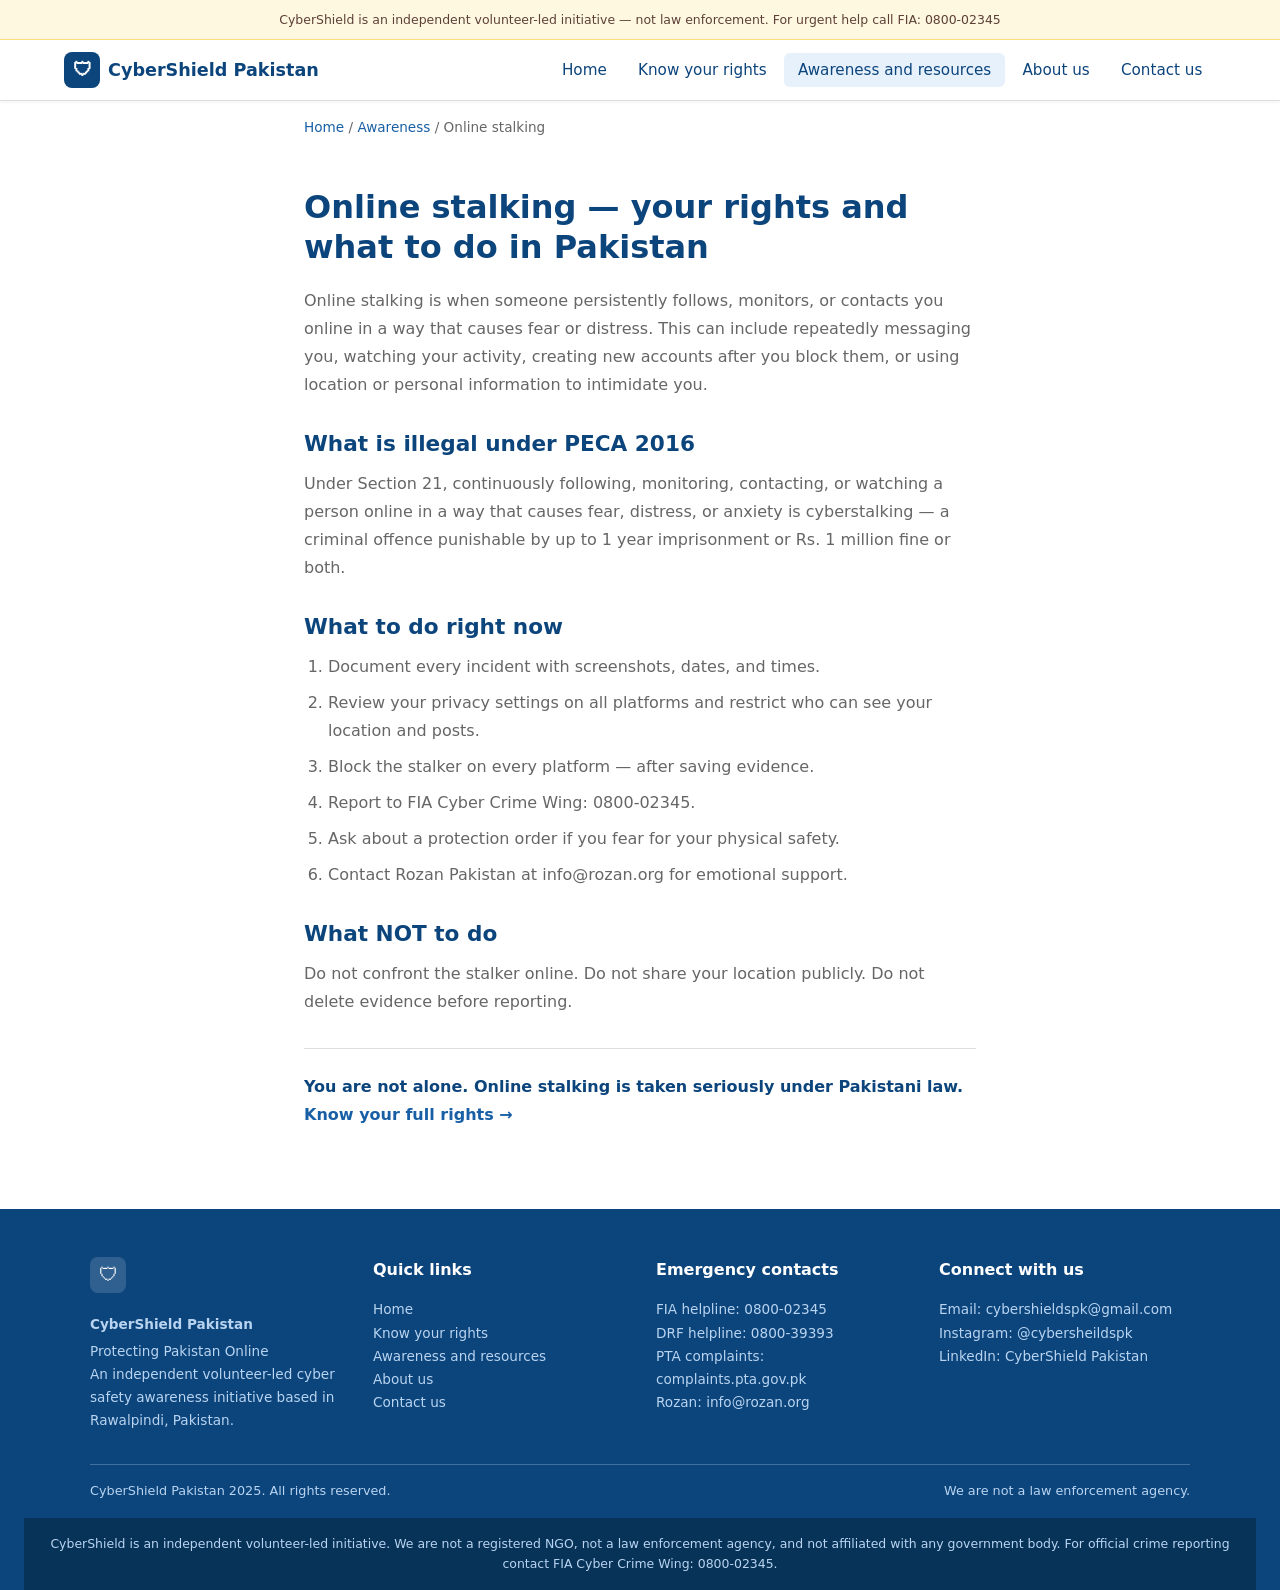
<file: cybershield-pakistan/articles/stalking.html>
<!DOCTYPE html>
<html lang="en">
<head>
  <meta charset="UTF-8">
  <meta name="viewport" content="width=device-width, initial-scale=1.0">
  <meta name="description" content="CyberShield Pakistan helps victims of cyberbullying, online harassment, hacking, impersonation, and image leaks by providing awareness resources and support information.">
  <title>Online stalking — CyberShield Pakistan</title>
  <link rel="stylesheet" href="../css/styles.css">
</head>
<body>
<div class="page-disclaimer">CyberShield is an independent volunteer-led initiative — not law enforcement. For urgent help call FIA: 0800-02345</div>
<nav class="site-nav">
  <div class="nav-inner">
    <a href="../index.html" class="nav-logo"><span class="nav-logo-icon">🛡</span> CyberShield Pakistan</a>
    <button class="nav-toggle" aria-label="Menu">☰</button>
        <ul class="nav-links">
      <li><a href="../index.html">Home</a></li>
      <li><a href="../know-your-rights.html">Know your rights</a></li>
      <li><a href="../awareness.html">Awareness and resources</a></li>
      <li><a href="../about.html">About us</a></li>
      <li><a href="../contact.html">Contact us</a></li>
    </ul>
  </div>
</nav>
<p class="breadcrumb"><a href="../index.html">Home</a> / <a href="../awareness.html">Awareness</a> / Online stalking</p>
<article class="article-content">
  <h1>Online stalking — your rights and what to do in Pakistan</h1>
  <p>Online stalking is when someone persistently follows, monitors, or contacts you online in a way that causes fear or distress. This can include repeatedly messaging you, watching your activity, creating new accounts after you block them, or using location or personal information to intimidate you.</p>

  <h2>What is illegal under PECA 2016</h2>
  <p>Under Section 21, continuously following, monitoring, contacting, or watching a person online in a way that causes fear, distress, or anxiety is cyberstalking — a criminal offence punishable by up to 1 year imprisonment or Rs. 1 million fine or both.</p>

  <h2>What to do right now</h2>
  <ol>
    <li>Document every incident with screenshots, dates, and times.</li>
    <li>Review your privacy settings on all platforms and restrict who can see your location and posts.</li>
    <li>Block the stalker on every platform — after saving evidence.</li>
    <li>Report to FIA Cyber Crime Wing: 0800-02345.</li>
    <li>Ask about a protection order if you fear for your physical safety.</li>
    <li>Contact Rozan Pakistan at info@rozan.org for emotional support.</li>
  </ol>

  <h2>What NOT to do</h2>
  <p>Do not confront the stalker online. Do not share your location publicly. Do not delete evidence before reporting.</p>
  <p class="article-closing">You are not alone. Online stalking is taken seriously under Pakistani law. <a href="../know-your-rights.html">Know your full rights →</a></p>
</article>

<footer class="site-footer">
  <div class="footer-grid">
    <div class="footer-col">
      <span class="nav-logo-icon">🛡</span>
      <p class="footer-logo-text">CyberShield Pakistan</p>
      <p class="footer-tagline">Protecting Pakistan Online</p>
      <p>An independent volunteer-led cyber safety awareness initiative based in Rawalpindi, Pakistan.</p>
    </div>
    <div class="footer-col">
      <h4>Quick links</h4>
      <ul>
        <li><a href="../index.html">Home</a></li>
        <li><a href="../know-your-rights.html">Know your rights</a></li>
        <li><a href="../awareness.html">Awareness and resources</a></li>
        <li><a href="../about.html">About us</a></li>
        <li><a href="../contact.html">Contact us</a></li>
      </ul>
    </div>
    <div class="footer-col">
      <h4>Emergency contacts</h4>
      <ul>
        <li>FIA helpline: 0800-02345</li>
        <li>DRF helpline: 0800-39393</li>
        <li>PTA complaints: complaints.pta.gov.pk</li>
        <li>Rozan: info@rozan.org</li>
      </ul>
    </div>
    <div class="footer-col">
      <h4>Connect with us</h4>
      <ul>
        <li>Email: <a href="mailto:cybershieldspk@gmail.com">cybershieldspk@gmail.com</a></li>
        <li>Instagram: <a href="https://www.instagram.com/cybersheildspk/" target="_blank" rel="noopener">@cybersheildspk</a></li>
        <li>LinkedIn: <a href="https://www.linkedin.com/company/cybersheildspk/about/" target="_blank" rel="noopener">CyberShield Pakistan</a></li>
      </ul>
    </div>
  </div>
  <div class="footer-bar">
    <span>CyberShield Pakistan 2025. All rights reserved.</span>
    <span>We are not a law enforcement agency.</span>
  </div>

<div class="footer-disclaimer-bar">
  CyberShield is an independent volunteer-led initiative. We are not a registered NGO, not a law enforcement agency, and not affiliated with any government body. For official crime reporting contact FIA Cyber Crime Wing: 0800-02345.
</div>

<script src="../js/main.js"></script>
</body>
</html>
</file>
<file: cybershield-pakistan/css/styles.css>
/* CyberShield Pakistan — Design System */
:root {
  --navy: #0C447C;
  --blue: #185FA5;
  --blue-medium: #2B7BC6;
  --light-blue: #E6F1FB;
  --light-blue-badge: #C5DCF0;
  --gray: #666666;
  --gray-light: #F5F5F5;
  --gray-border: #DDDDDD;
  --white: #ffffff;
  --red: #C62828;
  --red-light: #FFEBEE;
  --orange-light: #FFF3E0;
  --amber: #E65100;
  --green-light: #E8F5E9;
  --green-dark: #2E7D32;
  --yellow-light: #FFF8E1;
  --navy-dark: #083358;
  --max-text: 550px;
  --font: 'Segoe UI', system-ui, -apple-system, sans-serif;
}

*, *::before, *::after { box-sizing: border-box; margin: 0; padding: 0; }

html { scroll-behavior: smooth; }

body {
  font-family: var(--font);
  color: #333;
  line-height: 1.6;
  background: var(--white);
}

a { color: var(--blue); text-decoration: none; }
a:hover { text-decoration: underline; }

img { max-width: 100%; height: auto; }

/* Navigation */
.site-nav {
  background: var(--white);
  border-bottom: 1px solid var(--gray-border);
  position: sticky;
  top: 0;
  z-index: 1000;
  box-shadow: 0 1px 4px rgba(0,0,0,.06);
}

.nav-inner {
  max-width: 1200px;
  margin: 0 auto;
  padding: 0.75rem 1.5rem;
  display: flex;
  align-items: center;
  justify-content: space-between;
  gap: 1rem;
}

.nav-logo {
  display: flex;
  align-items: center;
  gap: 0.5rem;
  text-decoration: none;
  color: var(--navy);
  font-weight: 700;
  font-size: 1.1rem;
}

.nav-logo:hover { text-decoration: none; }

.nav-logo-img {
  height: 44px;
  width: auto;
  display: block;
  object-fit: contain;
}

.nav-logo-icon {
  width: 36px;
  height: 36px;
  background: var(--navy);
  border-radius: 8px;
  display: flex;
  align-items: center;
  justify-content: center;
  color: white;
  font-size: 1.2rem;
}

.nav-links {
  display: flex;
  list-style: none;
  gap: 0.25rem;
  flex-wrap: wrap;
}

.nav-links a {
  color: var(--navy);
  padding: 0.5rem 0.85rem;
  border-radius: 6px;
  font-size: 0.95rem;
  text-decoration: none;
  font-weight: 500;
}

.nav-links a:hover,
.nav-links a.active {
  background: var(--light-blue);
  text-decoration: none;
}

.nav-toggle {
  display: none;
  background: none;
  border: none;
  font-size: 1.5rem;
  cursor: pointer;
  color: var(--navy);
}

/* Sections */
section { padding: 4rem 1.5rem; }

.section-inner {
  max-width: 1100px;
  margin: 0 auto;
}

.bg-light-blue { background: var(--light-blue); }
.bg-white { background: var(--white); }
.bg-gray { background: var(--gray-light); }
.bg-navy { background: var(--navy); color: var(--white); }
.bg-navy h2,
.bg-navy h3,
.emergency-section h2,
.emergency-section h3,
.page-header h1 { color: var(--white); }

.text-center { text-align: center; }
.text-left { text-align: left; }

/* Typography */
h1, h2, h3 { color: var(--navy); line-height: 1.25; }

.section-title {
  font-size: clamp(1.75rem, 4vw, 2.25rem);
  font-weight: 700;
  margin-bottom: 0.75rem;
}

.section-subtitle {
  font-size: 1rem;
  color: var(--gray);
  max-width: 600px;
  margin: 0 auto 2.5rem;
}

.section-subtitle.left { margin-left: 0; margin-right: 0; }

/* Badge */
.badge {
  display: inline-block;
  padding: 0.4rem 1rem;
  border-radius: 999px;
  font-size: 0.85rem;
  font-weight: 600;
  margin-bottom: 1.25rem;
}

.badge-light {
  background: var(--light-blue-badge);
  color: var(--navy);
}

.badge-header {
  background: rgba(255,255,255,.15);
  color: #B8D4F0;
}

/* Hero */
.hero {
  background: var(--light-blue);
  padding: 3rem 1.5rem 4rem;
  min-height: min(90vh, 900px);
  display: flex;
  align-items: center;
}

.hero-inner { max-width: 900px; margin: 0 auto; text-align: center; }

.hero h1 {
  font-size: clamp(2.25rem, 6vw, 3.5rem);
  font-weight: 700;
  color: var(--navy);
  margin-bottom: 1.25rem;
  line-height: 1.2;
}

.hero-sub {
  font-size: 1.05rem;
  color: var(--gray);
  max-width: 620px;
  margin: 0 auto 2rem;
  font-weight: 400;
  line-height: 1.7;
}

.hero-note {
  font-size: 0.8125rem;
  color: var(--gray);
  font-style: italic;
  font-weight: 400;
  margin: 1.25rem auto 2rem;
  max-width: 520px;
  line-height: 1.65;
}

/* Buttons */
.btn-row {
  display: flex;
  flex-wrap: wrap;
  gap: 1rem;
  justify-content: center;
  margin-bottom: 0.5rem;
}

.btn {
  display: inline-block;
  padding: 0.85rem 1.75rem;
  border-radius: 8px;
  font-size: 1rem;
  font-weight: 600;
  text-decoration: none;
  transition: opacity .2s, transform .15s;
  border: 2px solid transparent;
  cursor: pointer;
}

.btn:hover { text-decoration: none; opacity: .92; transform: translateY(-1px); }

.btn-primary {
  background: var(--blue);
  color: var(--white);
  border-color: var(--blue);
}

.btn-outline {
  background: var(--white);
  color: var(--blue);
  border-color: var(--blue);
}

.btn-full { width: 100%; text-align: center; }

/* Trust boxes */
.trust-grid {
  display: grid;
  grid-template-columns: repeat(3, 1fr);
  gap: 1.25rem;
  margin-top: 2rem;
  max-width: 1000px;
  margin-left: auto;
  margin-right: auto;
}

.trust-box {
  background: var(--white);
  border: 1px solid var(--gray-border);
  border-radius: 12px;
  padding: 1.5rem;
  text-align: center;
}

.trust-box .icon { font-size: 1.75rem; color: var(--blue-medium); margin-bottom: 0.75rem; }
.trust-box strong { display: block; color: var(--navy); margin-bottom: 0.5rem; font-size: 0.95rem; }
.trust-box p { font-size: 0.85rem; color: var(--gray); }

/* Cards grid */
.cards-grid {
  display: grid;
  grid-template-columns: repeat(2, 1fr);
  gap: 1.25rem;
  align-items: stretch;
}

.card-link {
  display: block;
  background: var(--white);
  border: 1px solid var(--gray-border);
  border-radius: 12px;
  padding: 1.5rem;
  text-decoration: none;
  color: inherit;
  transition: box-shadow .2s, border-color .2s;
}

.card-link:hover {
  box-shadow: 0 4px 16px rgba(12,68,124,.12);
  border-color: var(--blue-medium);
  text-decoration: none;
}

.card-icon {
  font-size: 1.5rem;
  color: var(--blue-medium);
  margin-bottom: 0.75rem;
}

.card-link h3 { font-size: 1.1rem; margin-bottom: 0.5rem; color: var(--navy); }
.card-link p { font-size: 0.9rem; color: var(--gray); line-height: 1.5; }

/* Fact boxes */
.fact-grid {
  display: grid;
  grid-template-columns: repeat(3, 1fr);
  gap: 1.25rem;
  margin-bottom: 2rem;
}

.fact-box {
  background: var(--white);
  border: 1px solid var(--gray-border);
  border-radius: 12px;
  padding: 1.75rem 1.25rem;
  text-align: center;
}

.fact-number {
  font-size: 2rem;
  font-weight: 700;
  color: var(--navy);
  margin-bottom: 0.75rem;
}

.fact-box p { font-size: 0.88rem; color: var(--gray); }

/* Phase steps */
.phase-row {
  display: grid;
  grid-template-columns: repeat(3, 1fr);
  gap: 2rem;
  margin-top: 2.5rem;
  text-align: center;
}

.phase-item .circle {
  width: 48px;
  height: 48px;
  border-radius: 50%;
  display: flex;
  align-items: center;
  justify-content: center;
  font-weight: 700;
  margin: 0 auto 1rem;
  font-size: 1.1rem;
}

.circle-active { background: var(--blue); color: white; }
.circle-inactive { background: #CCCCCC; color: white; }

.phase-item strong { display: block; color: var(--navy); margin-bottom: 0.35rem; }
.phase-item p { font-size: 0.88rem; color: var(--gray); }

.narrow-text {
  max-width: var(--max-text);
  margin: 0 auto 1rem;
  color: var(--gray);
  font-size: 1rem;
  line-height: 1.75;
}

/* Emergency section */
.emergency-section { padding: 4rem 1.5rem; }
.emergency-section h2 { color: white; font-size: clamp(1.5rem, 4vw, 2rem); margin-bottom: 0.75rem; }
.emergency-section .emergency-sub { color: #B8D4F0; margin-bottom: 2rem; font-size: 1rem; }

.emergency-grid {
  display: grid;
  grid-template-columns: repeat(2, 1fr);
  gap: 1.25rem;
  max-width: 900px;
  margin: 0 auto;
}

.emergency-card {
  background: #134A7A;
  border-radius: 12px;
  padding: 1.5rem;
}

.emergency-card .ec-icon { font-size: 1.25rem; margin-bottom: 0.5rem; }
.emergency-card h3 { color: white; font-size: 1.05rem; margin-bottom: 0.35rem; }
.emergency-card .ec-desc { color: #B8D4F0; font-size: 0.9rem; margin-bottom: 0.75rem; }
.emergency-card .ec-main { color: white; font-weight: 700; font-size: 1.1rem; margin-bottom: 0.25rem; }
.emergency-card .ec-small { color: #B8D4F0; font-size: 0.8rem; }

/* Social boxes */
.social-grid {
  display: grid;
  grid-template-columns: repeat(2, 1fr);
  gap: 1.25rem;
  max-width: 600px;
  margin: 0 auto;
}

.social-box {
  background: var(--gray-light);
  border-radius: 12px;
  padding: 2rem 1.5rem;
  text-align: center;
}

.social-box .s-icon { font-size: 2rem; margin-bottom: 0.75rem; }
.social-box .ig { color: #E1306C; }
.social-box .li { color: #0A66C2; }
.social-box .fb { color: #1877F2; }
.social-box strong { display: block; color: var(--navy); margin-bottom: 0.25rem; }
.social-box .handle { font-size: 0.9rem; color: var(--gray); margin-bottom: 0.75rem; }

/* Closing section */
.closing-icon { font-size: 3rem; color: var(--blue-medium); margin-bottom: 1rem; }
.closing-text { max-width: 500px; margin: 0 auto 1.5rem; color: var(--gray); line-height: 1.75; }

/* Page header */
.page-header {
  background: var(--navy);
  padding: 4rem 1.5rem;
  text-align: center;
}

.page-header h1 {
  color: white;
  font-size: clamp(1.75rem, 4vw, 2.5rem);
  margin-bottom: 1rem;
  max-width: 800px;
  margin-left: auto;
  margin-right: auto;
}

.page-header .ph-sub {
  color: #B8D4F0;
  font-size: 1.05rem;
  max-width: 600px;
  margin: 0 auto;
  line-height: 1.7;
}

/* Law cards */
.law-card {
  display: grid;
  grid-template-columns: auto 1fr;
  gap: 0;
  background: white;
  border: 1px solid var(--gray-border);
  border-left: 4px solid var(--blue-medium);
  border-radius: 0 12px 12px 0;
  margin-bottom: 1rem;
  overflow: hidden;
}

.law-badge {
  background: var(--navy);
  color: white;
  padding: 1.25rem 1rem;
  font-size: 0.8rem;
  font-weight: 700;
  writing-mode: horizontal-tb;
  min-width: 100px;
  display: flex;
  align-items: center;
  justify-content: center;
  text-align: center;
}

.law-body { padding: 1.25rem 1.5rem; }
.law-body h3 { font-size: 1.1rem; margin-bottom: 0.5rem; }
.law-body p { font-size: 0.92rem; color: var(--gray); margin-bottom: 0.5rem; }
.law-punishment { font-size: 0.85rem; color: var(--red); font-weight: 600; }

/* Right cards */
.right-card {
  display: flex;
  gap: 1.25rem;
  background: white;
  border: 1px solid var(--gray-border);
  border-radius: 12px;
  padding: 1.5rem;
  margin-bottom: 1rem;
  align-items: flex-start;
}

.right-num {
  flex-shrink: 0;
  width: 40px;
  height: 40px;
  background: var(--blue);
  color: white;
  border-radius: 50%;
  display: flex;
  align-items: center;
  justify-content: center;
  font-weight: 700;
}

.right-card h3 { font-size: 1.05rem; margin-bottom: 0.35rem; }
.right-card p { font-size: 0.92rem; color: var(--gray); }

/* Action steps */
.action-step {
  display: flex;
  gap: 1.25rem;
  margin-bottom: 1.5rem;
  align-items: flex-start;
}

.action-num {
  flex-shrink: 0;
  width: 36px;
  height: 36px;
  background: var(--blue);
  color: white;
  border-radius: 50%;
  display: flex;
  align-items: center;
  justify-content: center;
  font-weight: 700;
}

.action-step h3 { font-size: 1.05rem; margin-bottom: 0.35rem; }
.action-step p { font-size: 0.92rem; color: var(--gray); }

/* Warning section */
.bg-warning { background: #FFF3E0; }
.warning-title { color: var(--red) !important; }

.warning-grid {
  display: grid;
  grid-template-columns: repeat(2, 1fr);
  gap: 1.25rem;
  max-width: 900px;
  margin: 0 auto;
}

.warning-card {
  background: #FFEBEE;
  border: 1px solid #FFCDD2;
  border-left: 4px solid var(--red);
  border-radius: 0 12px 12px 0;
  padding: 1.5rem;
}

.warning-card .w-icon { color: var(--red); font-size: 1.5rem; margin-bottom: 0.5rem; }
.warning-card h3 { color: var(--red); font-size: 1rem; margin-bottom: 0.5rem; }
.warning-card p { font-size: 0.9rem; color: var(--gray); }

/* Article cards */
.article-grid { max-width: 1000px; margin: 0 auto; }

.article-card {
  background: white;
  border: 1px solid var(--gray-border);
  border-radius: 12px;
  padding: 1.5rem;
  display: flex;
  flex-direction: column;
  height: 100%;
  text-decoration: none;
  color: inherit;
  transition: box-shadow 0.2s, border-color 0.2s;
}

a.article-card:hover {
  box-shadow: 0 4px 16px rgba(12, 68, 124, 0.12);
  border-color: var(--blue-medium);
  text-decoration: none;
}

.cat-badge {
  display: inline-block;
  padding: 0.25rem 0.65rem;
  border-radius: 4px;
  font-size: 0.75rem;
  font-weight: 700;
  color: white;
  margin-bottom: 0.75rem;
  width: fit-content;
}

.cat-blue { background: var(--blue); }
.cat-red { background: #C62828; }
.cat-orange { background: #EF6C00; }
.cat-darkred { background: #B71C1C; }
.cat-green { background: #2E7D32; }
.cat-purple { background: #6A1B9A; }

.article-card h3 { font-size: 1.05rem; margin-bottom: 0.5rem; flex-grow: 0; }
.article-card .preview { font-size: 0.88rem; color: var(--gray); margin-bottom: 1rem; flex-grow: 1; }
.article-card .read-more { font-weight: 600; font-size: 0.95rem; margin-top: auto; }

/* Article page */
.article-content {
  max-width: 720px;
  margin: 0 auto;
  padding: 3rem 1.5rem 4rem;
}

.article-content h1 {
  font-size: clamp(1.5rem, 4vw, 2rem);
  margin-bottom: 1.25rem;
}

.article-content h2 {
  font-size: 1.35rem;
  margin: 2rem 0 0.75rem;
}

.article-content p,
.article-content li {
  color: var(--gray);
  margin-bottom: 1rem;
  font-size: 1rem;
  line-height: 1.75;
}

.article-content ul,
.article-content ol {
  margin: 0 0 1rem 1.5rem;
  color: var(--gray);
}

.article-content li { margin-bottom: 0.5rem; }

.article-closing {
  font-weight: 600;
  color: var(--navy) !important;
  margin-top: 2rem;
  padding-top: 1.5rem;
  border-top: 1px solid var(--gray-border);
}

.breadcrumb {
  max-width: 720px;
  margin: 0 auto;
  padding: 1rem 1.5rem 0;
  font-size: 0.85rem;
  color: var(--gray);
}

.breadcrumb a { color: var(--blue); }

/* Mission boxes */
.mission-grid {
  display: grid;
  grid-template-columns: repeat(2, 1fr);
  gap: 1.5rem;
}

.mission-box {
  border-radius: 12px;
  padding: 2rem;
}

.mission-box.blue { background: var(--light-blue); }
.mission-box.green { background: var(--green-light); }

.mission-box .label { font-size: 0.8rem; color: var(--gray); text-transform: uppercase; letter-spacing: .05em; margin-bottom: 0.5rem; }
.mission-box h3 { font-size: 1.25rem; margin-bottom: 0.75rem; }
.mission-box.green h3 { color: var(--green-dark); }
.mission-box p { color: var(--navy); font-size: 0.95rem; line-height: 1.7; }
.mission-box.green p { color: var(--green-dark); }

/* Value cards */
.value-grid {
  display: grid;
  grid-template-columns: repeat(2, 1fr);
  gap: 1.25rem;
  max-width: 900px;
  margin: 0 auto;
}

.value-card {
  background: white;
  border: 1px solid var(--gray-border);
  border-radius: 12px;
  padding: 1.5rem;
}

.value-card .icon { color: var(--blue-medium); font-size: 1.5rem; margin-bottom: 0.5rem; }
.value-card h3 { font-size: 1rem; margin-bottom: 0.5rem; }
.value-card p { font-size: 0.88rem; color: var(--gray); }

/* Team */
.team-center { max-width: 400px; margin: 0 auto 1.5rem; }

.team-card {
  background: white;
  border: 1px solid var(--gray-border);
  border-radius: 12px;
  padding: 2rem;
  text-align: center;
}

.initials-circle {
  width: 72px;
  height: 72px;
  background: var(--navy);
  color: white;
  border-radius: 50%;
  display: flex;
  align-items: center;
  justify-content: center;
  font-size: 1.5rem;
  font-weight: 700;
  margin: 0 auto 1rem;
}

.plus-circle {
  width: 72px;
  height: 72px;
  background: #EEEEEE;
  color: #999;
  border-radius: 50%;
  display: flex;
  align-items: center;
  justify-content: center;
  font-size: 2rem;
  margin: 0 auto 1rem;
}

.team-card .name { font-weight: 700; color: var(--navy); margin-bottom: 0.25rem; }
.team-card .role { font-size: 0.9rem; color: var(--gray); margin-bottom: 0.5rem; }
.team-card .desc { font-size: 0.85rem; color: var(--gray); }

/* Timeline */
.timeline { max-width: 650px; margin: 0 auto; }

.timeline-item {
  display: flex;
  gap: 1.25rem;
  margin-bottom: 2rem;
  position: relative;
}

.timeline-item:not(:last-child)::before {
  content: '';
  position: absolute;
  left: 19px;
  top: 44px;
  bottom: -16px;
  width: 2px;
  background: var(--gray-border);
}

.tl-circle {
  flex-shrink: 0;
  width: 40px;
  height: 40px;
  border-radius: 50%;
  display: flex;
  align-items: center;
  justify-content: center;
  font-size: 0.9rem;
  z-index: 1;
}

.tl-done { background: var(--blue); color: white; }
.tl-progress { background: linear-gradient(90deg, var(--blue) 50%, #CCC 50%); color: white; }
.tl-soon { background: #CCC; color: white; }

.timeline-item strong { display: block; color: var(--navy); margin-bottom: 0.25rem; }
.timeline-item p { font-size: 0.9rem; color: var(--gray); }

/* Disclaimer box */
.disclaimer-box {
  max-width: 800px;
  margin: 0 auto;
  background: var(--yellow-light);
  border-left: 4px solid var(--amber);
  border-radius: 0 12px 12px 0;
  padding: 1.5rem 2rem;
}

.disclaimer-box h3 { color: var(--amber); font-size: 1rem; margin-bottom: 0.75rem; }
.disclaimer-box p { font-size: 0.92rem; color: var(--gray); }

/* Contact */
.contact-section .section-inner,
.contact-columns {
  max-width: 1000px;
  margin: 0 auto;
}

.contact-columns {
  display: grid;
  grid-template-columns: 1fr 1fr;
  gap: 2rem;
}

.contact-card {
  background: white;
  border: 1px solid var(--gray-border);
  border-radius: 12px;
  padding: 2rem;
}

.contact-card h2 { font-size: 1.35rem; margin-bottom: 1.5rem; }

.contact-row {
  display: flex;
  gap: 1rem;
  margin-bottom: 1.25rem;
  align-items: flex-start;
}

.contact-row .c-icon { color: var(--blue-medium); font-size: 1.25rem; flex-shrink: 0; }
.contact-row strong { display: block; color: var(--navy); font-size: 0.95rem; }
.contact-row span { font-size: 0.9rem; color: var(--gray); }

.contact-divider { border: none; border-top: 1px solid var(--gray-border); margin: 1.5rem 0; }

.contact-card h3 { font-size: 1rem; margin-bottom: 0.75rem; }
.contact-card ul { margin-left: 1.25rem; color: var(--gray); font-size: 0.9rem; }
.contact-card ul li { margin-bottom: 0.35rem; }

.info-box {
  background: var(--light-blue);
  border-radius: 8px;
  padding: 1rem;
  font-size: 0.88rem;
  color: var(--navy);
  margin-top: 1.5rem;
}

/* Form */
.form-group { margin-bottom: 1.25rem; }
.form-group label { display: block; font-weight: 600; color: var(--navy); margin-bottom: 0.35rem; font-size: 0.9rem; }

.form-group input,
.form-group select,
.form-group textarea {
  width: 100%;
  padding: 0.75rem;
  border: 1px solid var(--gray-border);
  border-radius: 8px;
  font-family: inherit;
  font-size: 0.95rem;
}

.form-group textarea { min-height: 140px; resize: vertical; }

.form-note { font-size: 0.8rem; color: var(--gray); margin-top: 0.75rem; text-align: center; }

/* Footer */
.site-footer {
  background: var(--navy);
  color: white;
  padding: 3rem 1.5rem 0;
}

.footer-grid {
  max-width: 1100px;
  margin: 0 auto;
  display: grid;
  grid-template-columns: repeat(4, 1fr);
  gap: 2rem;
  padding-bottom: 2rem;
}

.footer-col .nav-logo-icon {
  display: inline-flex;
  width: 36px;
  height: 36px;
  background: rgba(255, 255, 255, 0.15);
  border-radius: 8px;
  align-items: center;
  justify-content: center;
  margin-bottom: 0.75rem;
  font-size: 1.2rem;
}

.footer-logo-img {
  height: 40px;
  width: auto;
  display: block;
  object-fit: contain;
  margin-bottom: 0.75rem;
  background: white;
  border-radius: 8px;
  padding: 4px 8px;
}

.footer-col h4 { color: white; margin-bottom: 1rem; font-size: 1rem; }
.footer-col p, .footer-col li { font-size: 0.85rem; color: #B8D4F0; line-height: 1.7; }
.footer-col ul { list-style: none; }
.footer-col a { color: #B8D4F0; text-decoration: none; }
.footer-col a:hover { color: white; text-decoration: underline; }

.footer-logo-text { font-weight: 700; color: white; margin: 0.5rem 0 0.25rem; }
.footer-tagline { color: #B8D4F0; font-size: 0.9rem; }

.footer-bar {
  max-width: 1100px;
  margin: 0 auto;
  border-top: 1px solid rgba(184,212,240,.3);
  padding: 1rem 0;
  display: flex;
  justify-content: space-between;
  flex-wrap: wrap;
  gap: 0.5rem;
  font-size: 0.8rem;
  color: #B8D4F0;
}

.footer-disclaimer-bar {
  background: var(--navy-dark);
  padding: 1rem 1.5rem;
  text-align: center;
  font-size: 0.78rem;
  color: #B8D4F0;
  line-height: 1.6;
}

/* Inline disclaimer strip */
.page-disclaimer {
  background: var(--yellow-light);
  border-bottom: 1px solid #FFE082;
  padding: 0.6rem 1.5rem;
  text-align: center;
  font-size: 0.78rem;
  color: #5D4037;
}

/* Story paragraphs */
.story p {
  color: var(--gray);
  margin-bottom: 1.25rem;
  font-size: 1rem;
  line-height: 1.75;
  max-width: 750px;
}

/* Responsive */
@media (max-width: 900px) {
  .trust-grid, .fact-grid, .phase-row, .social-grid, .footer-grid { grid-template-columns: 1fr; }
  .cards-grid, .emergency-grid, .warning-grid, .mission-grid, .value-grid, .contact-columns { grid-template-columns: 1fr; }
  .law-card { grid-template-columns: 1fr; }
  .law-badge { min-width: auto; padding: 0.75rem; }
}

@media (max-width: 768px) {
  .nav-toggle { display: block; }
  .nav-inner { position: relative; }
  .nav-links {
    display: none;
    position: absolute;
    top: 100%;
    left: 0;
    right: 0;
    background: white;
    flex-direction: column;
    padding: 1rem;
    border-bottom: 1px solid var(--gray-border);
    box-shadow: 0 4px 12px rgba(0,0,0,.1);
    z-index: 1001;
  }
  .nav-links.open { display: flex; }
  .footer-bar { flex-direction: column; text-align: center; }
  .hero { min-height: auto; display: block; }
}
</file>
